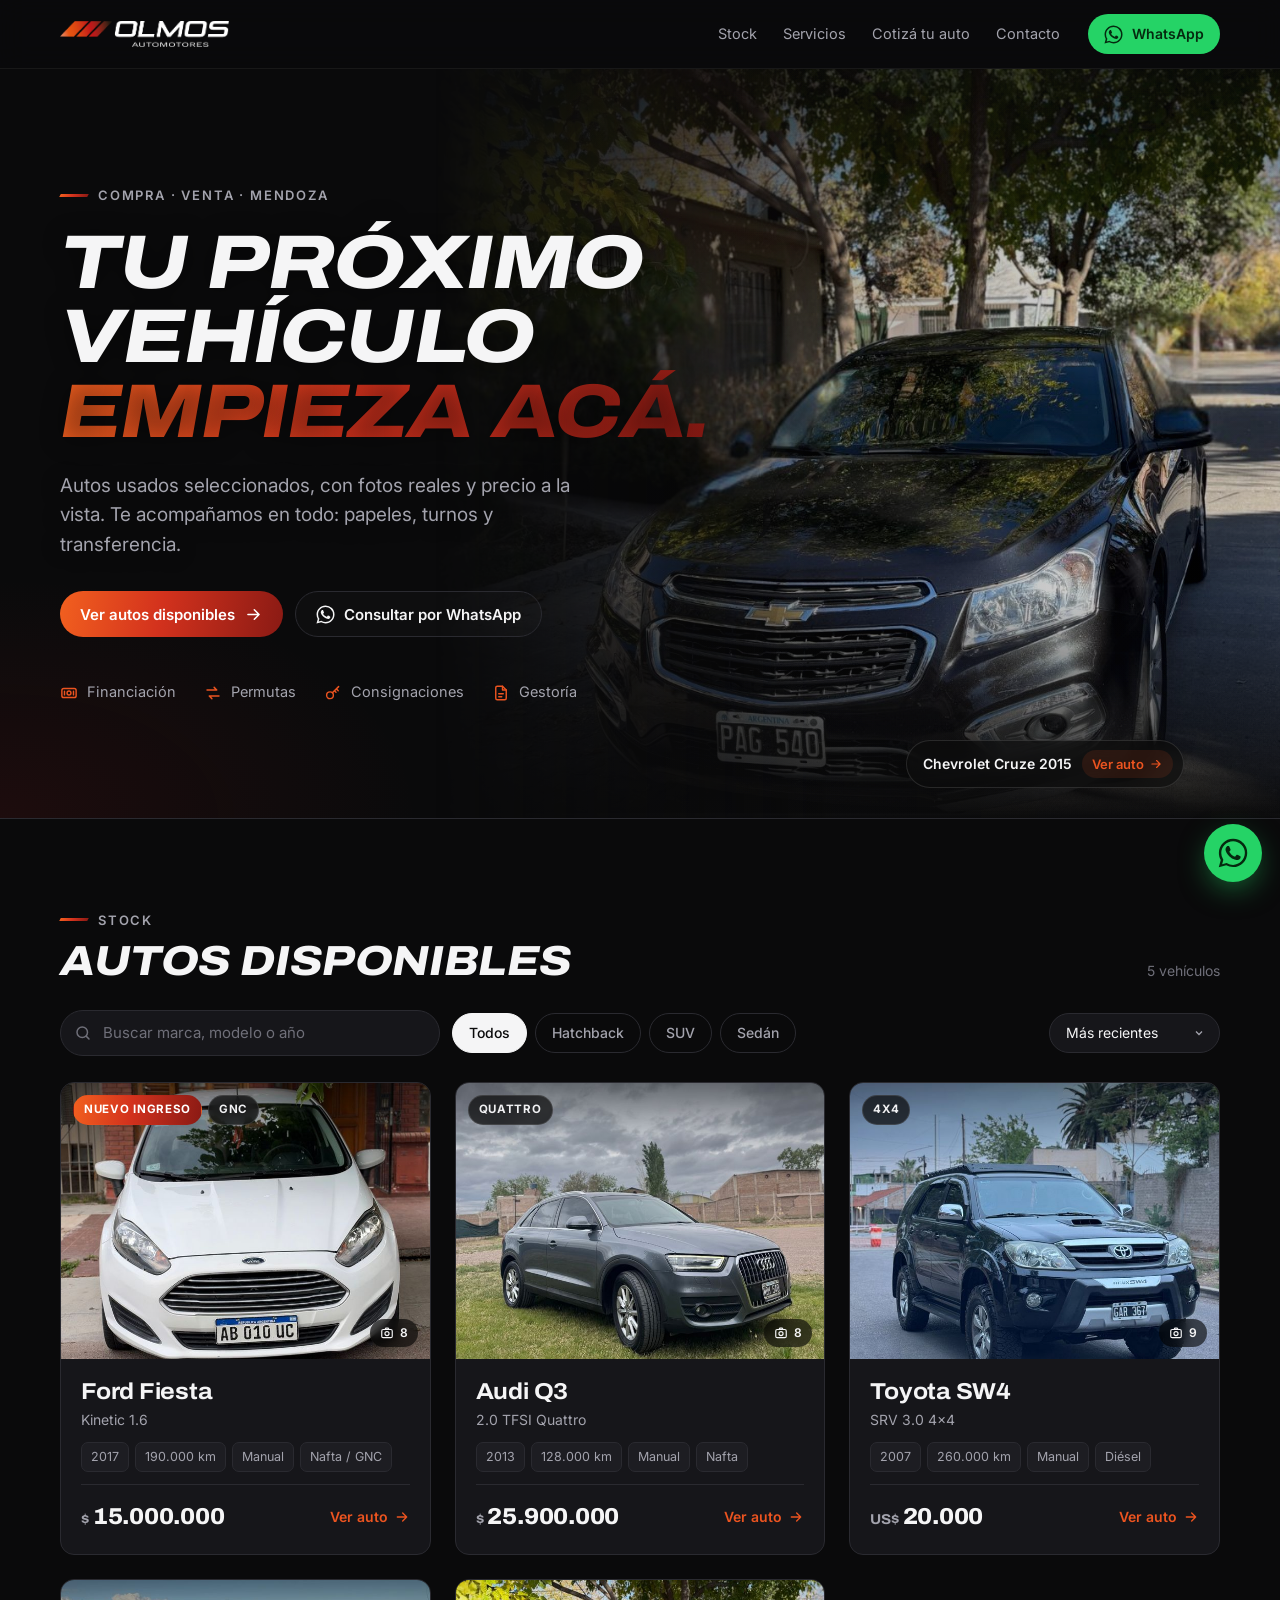
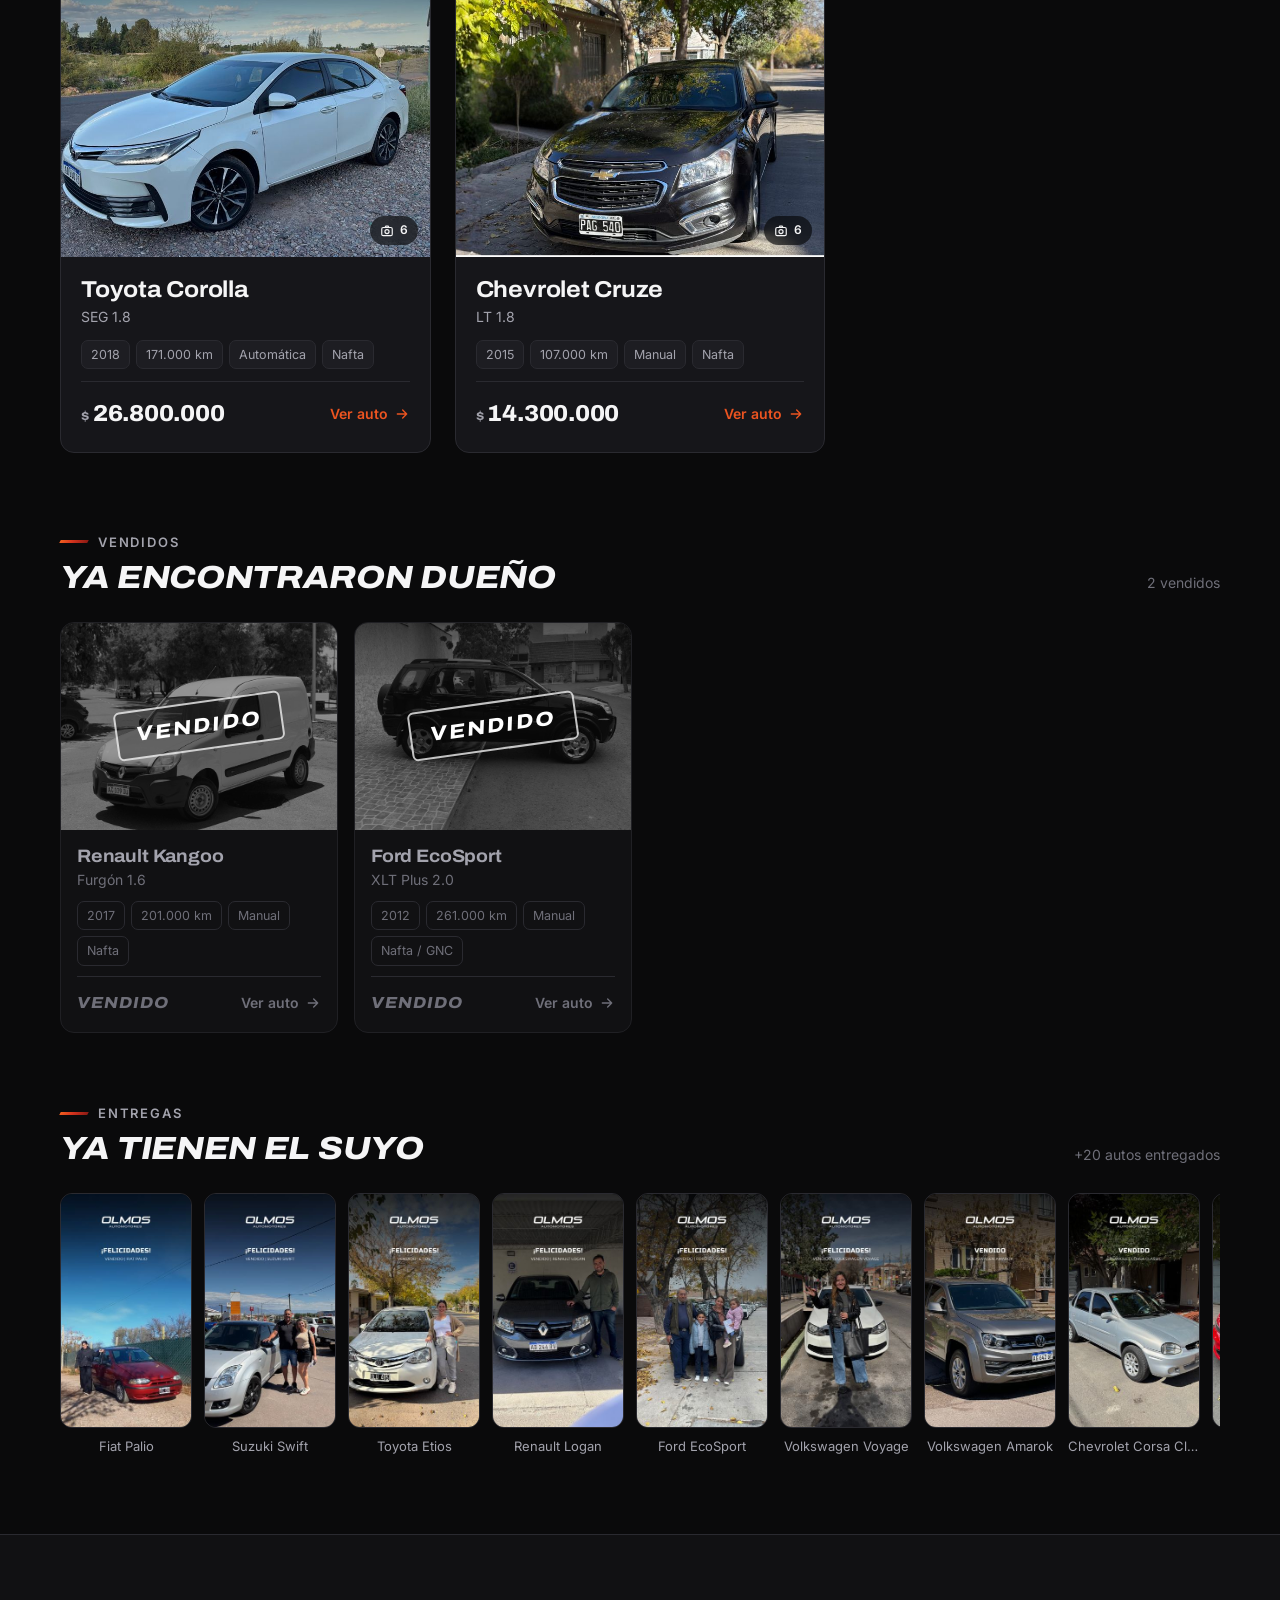
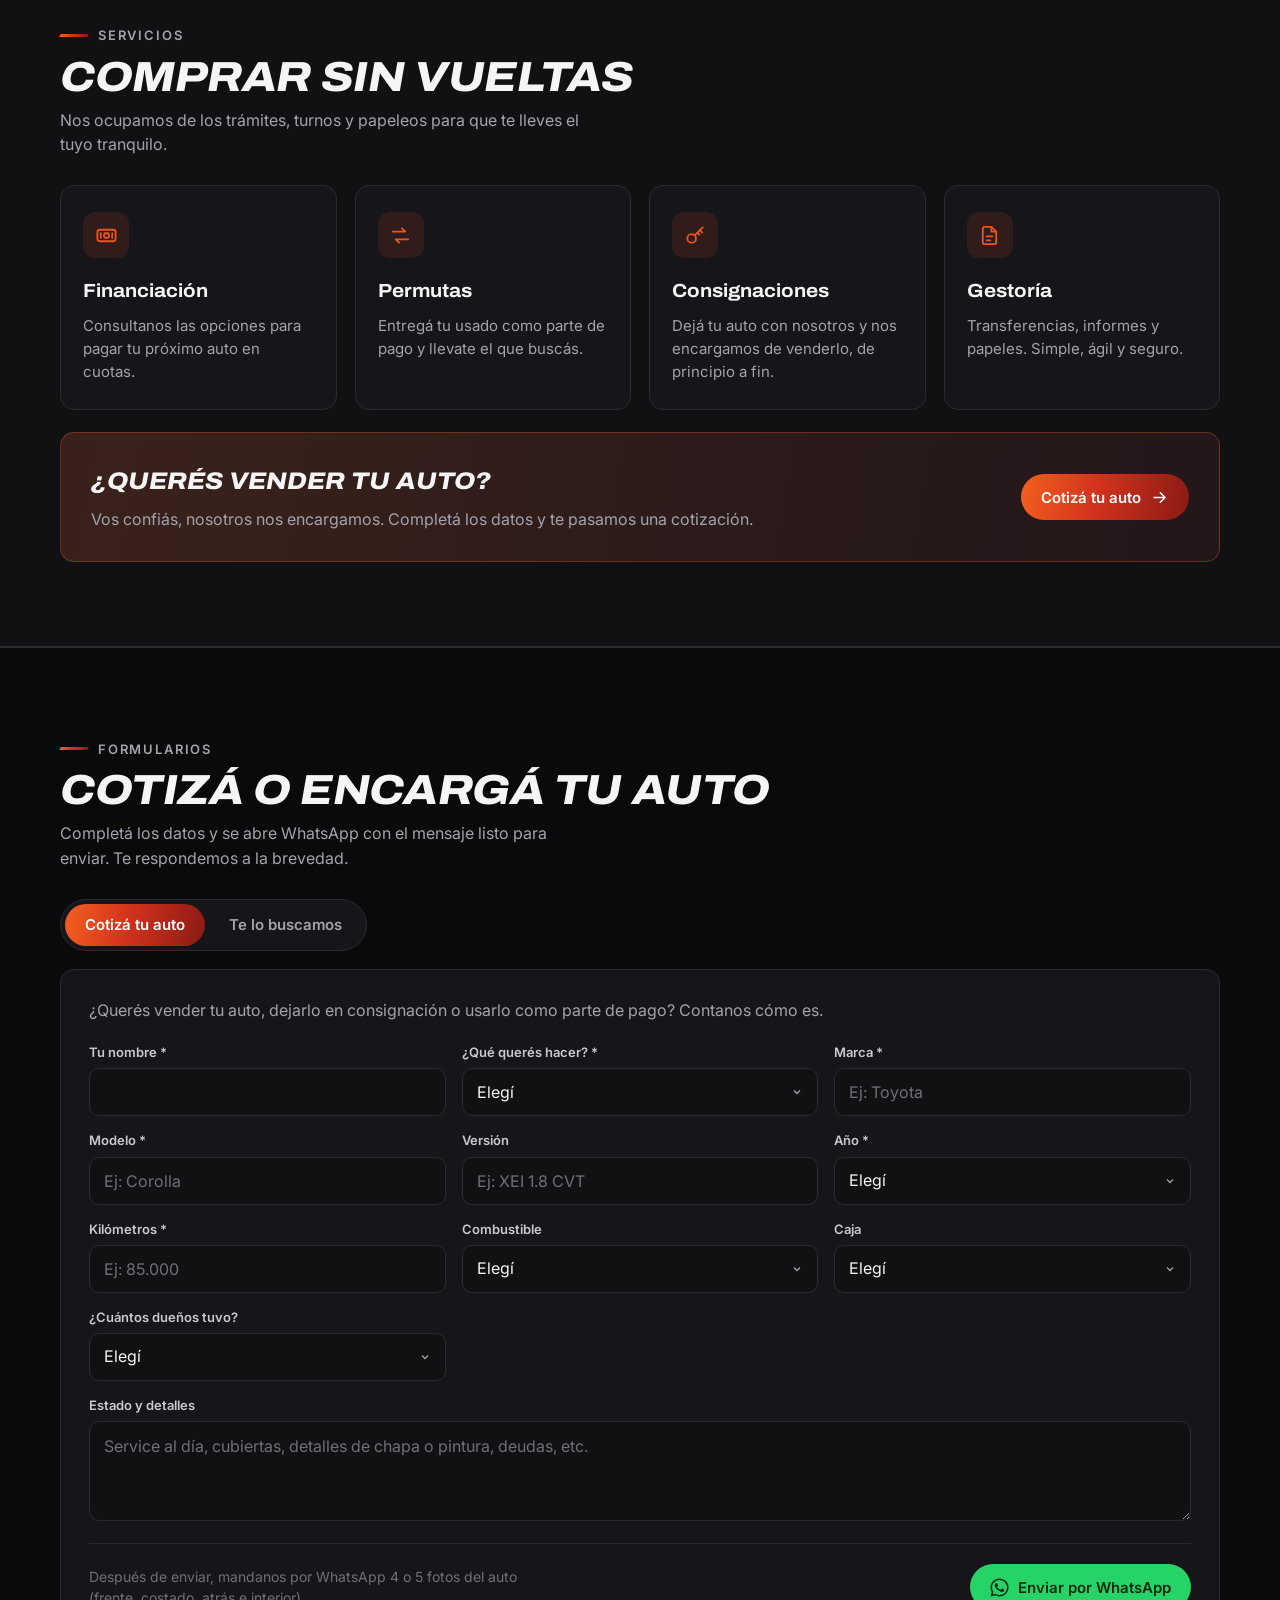
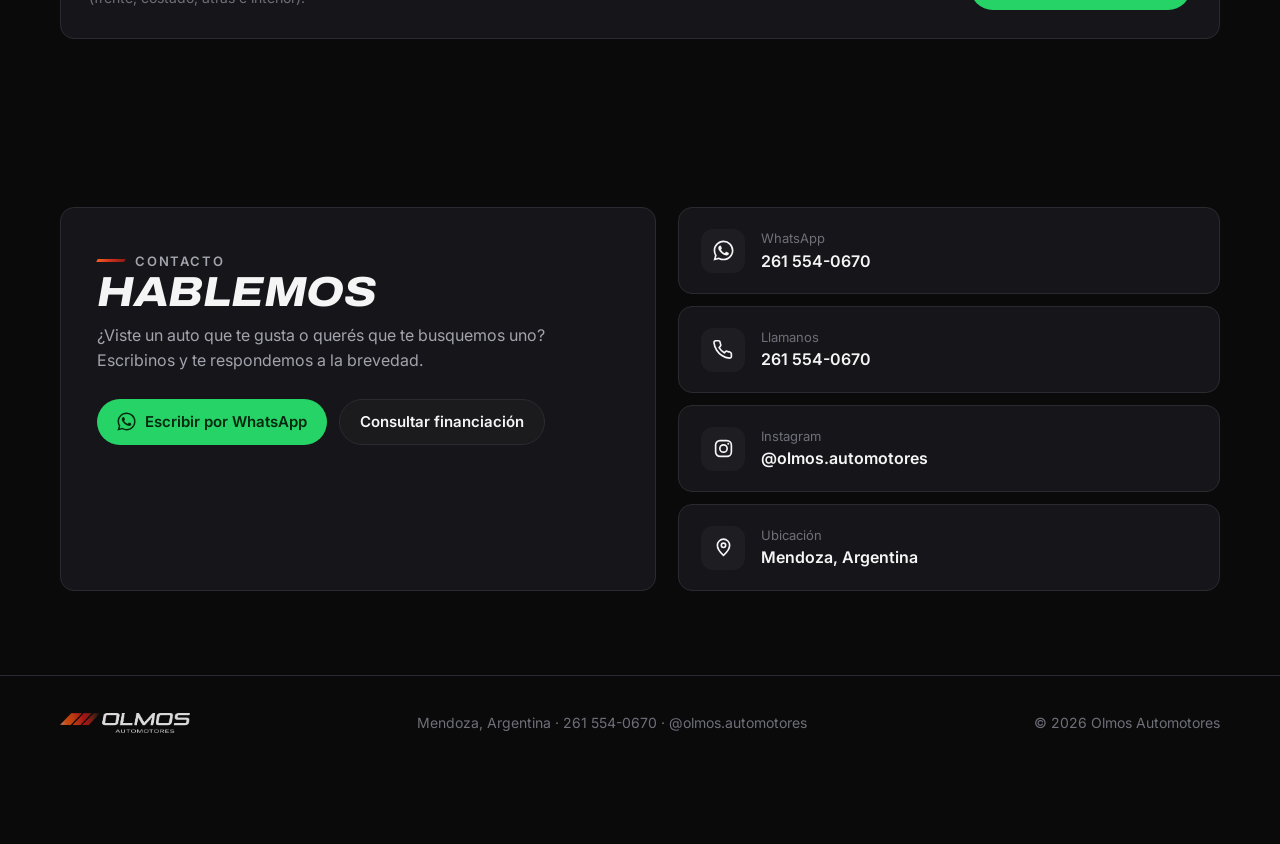
<file: index.html>
<!DOCTYPE html>
<html lang="es-AR">
<head>
<meta charset="utf-8">
<meta name="viewport" content="width=device-width,initial-scale=1,viewport-fit=cover">
<title>Olmos Automotores · Autos en venta en Mendoza</title>
<meta name="description" content="Autos usados seleccionados en Mendoza, Argentina. Financiación, permutas, consignaciones y gestoría. Consultá por WhatsApp al 261 554-0670.">
<meta name="theme-color" content="#0a0a0b">
<meta name="wa" content="5492615540670">
<link rel="canonical" href="https://olmosautomotores.github.io/">
<meta property="og:type" content="website">
<meta property="og:site_name" content="Olmos Automotores">
<meta property="og:title" content="Olmos Automotores · Autos en venta en Mendoza">
<meta property="og:description" content="Autos usados seleccionados en Mendoza, Argentina. Financiación, permutas, consignaciones y gestoría. Consultá por WhatsApp al 261 554-0670.">
<meta property="og:url" content="https://olmosautomotores.github.io/">
<meta property="og:image" content="https://olmosautomotores.github.io/assets/og-olmos.jpg">
<meta property="og:locale" content="es_AR">
<meta name="twitter:card" content="summary_large_image">
<link rel="icon" type="image/png" href="assets/icono.png">
<link rel="apple-touch-icon" href="assets/apple-touch-icon.png">
<link rel="preconnect" href="https://fonts.googleapis.com"><link rel="preconnect" href="https://fonts.gstatic.com" crossorigin><link href="https://fonts.googleapis.com/css2?family=Archivo:ital,wdth,wght@0,62..125,600..800;1,62..125,600..800&family=Inter:wght@400;500;600;700&display=swap" rel="stylesheet">
<link rel="stylesheet" href="assets/style.css?v=18">
</head>
<body>
<header class="top"><div class="wrap">
  <a class="brand" href="./" aria-label="Olmos Automotores — inicio"><img src="assets/logo-blanco.png" alt="Olmos Automotores" width="774" height="119"></a>
  <nav class="nav" aria-label="Principal"><a href="#stock">Stock</a><a href="#servicios">Servicios</a><a href="#cotizar">Cotizá tu auto</a><a href="#contacto">Contacto</a></nav>
  <a class="btn btn-wa btn-sm" href="https://wa.me/5492615540670?text=Hola%21%20Quer%C3%ADa%20hacer%20una%20consulta." target="_blank" rel="noopener" aria-label="WhatsApp"><svg viewBox="0 0 24 24" fill="currentColor" aria-hidden="true"><path d="M17.47 14.38c-.3-.15-1.75-.86-2.02-.96-.27-.1-.47-.15-.67.15-.2.3-.77.96-.94 1.16-.17.2-.35.22-.64.07-.3-.15-1.25-.46-2.38-1.47-.88-.79-1.47-1.76-1.65-2.06-.17-.3-.02-.46.13-.6.13-.14.3-.35.45-.52.15-.18.2-.3.3-.5.1-.2.05-.37-.03-.52-.07-.15-.67-1.6-.92-2.2-.24-.58-.49-.5-.67-.5h-.57c-.2 0-.52.07-.8.37-.27.3-1.04 1.02-1.04 2.48s1.07 2.88 1.21 3.08c.15.2 2.1 3.2 5.08 4.49.71.3 1.26.49 1.7.63.71.22 1.36.19 1.87.12.57-.09 1.75-.72 2-1.41.25-.7.25-1.29.17-1.41-.07-.13-.27-.2-.57-.35M12.05 21.5h-.01a9.4 9.4 0 0 1-4.8-1.31l-.34-.2-3.57.93.95-3.48-.22-.36a9.4 9.4 0 0 1-1.44-5.02c0-5.2 4.23-9.43 9.44-9.43 2.52 0 4.89.98 6.67 2.77a9.37 9.37 0 0 1 2.76 6.67c0 5.2-4.23 9.43-9.44 9.43M20.08 3.9A11.3 11.3 0 0 0 12.05.58C5.79.58.7 5.67.7 11.92c0 2 .52 3.95 1.52 5.67L.6 23.42l5.96-1.56a11.3 11.3 0 0 0 5.48 1.4h.01c6.25 0 11.34-5.1 11.34-11.35 0-3.03-1.18-5.88-3.32-8.02"/></svg><span>WhatsApp</span></a>
</div></header>
<main>
<section class="hero"><div class="hero-media" aria-hidden="true"><img src="assets/hero/ford-fiesta-kinetic-2017.jpg?v=18" alt="" width="1080" height="885" class=on fetchpriority=high><img data-src="assets/hero/audi-q3-2013.jpg?v=18" alt="" width="1080" height="885"><img data-src="assets/hero/toyota-sw4-srv-2007.jpg?v=18" alt="" width="1080" height="885"><img data-src="assets/hero/toyota-corolla-seg-2018.jpg?v=18" alt="" width="1080" height="885"><img data-src="assets/hero/chevrolet-cruze-lt-2015.jpg?v=18" alt="" width="1080" height="885"></div><div class="hero-caps"><a class="hero-cap on" href="a/ford-fiesta-kinetic-2017/">Ford Fiesta 2017 <span>Ver auto <svg viewBox="0 0 24 24" fill="none" stroke="currentColor" stroke-width="2" stroke-linecap="round" stroke-linejoin="round" aria-hidden="true"><path d="M5 12h14M13 6l6 6-6 6"/></svg></span></a><a class="hero-cap" href="a/audi-q3-2013/">Audi Q3 2013 <span>Ver auto <svg viewBox="0 0 24 24" fill="none" stroke="currentColor" stroke-width="2" stroke-linecap="round" stroke-linejoin="round" aria-hidden="true"><path d="M5 12h14M13 6l6 6-6 6"/></svg></span></a><a class="hero-cap" href="a/toyota-sw4-srv-2007/">Toyota SW4 2007 <span>Ver auto <svg viewBox="0 0 24 24" fill="none" stroke="currentColor" stroke-width="2" stroke-linecap="round" stroke-linejoin="round" aria-hidden="true"><path d="M5 12h14M13 6l6 6-6 6"/></svg></span></a><a class="hero-cap" href="a/toyota-corolla-seg-2018/">Toyota Corolla 2018 <span>Ver auto <svg viewBox="0 0 24 24" fill="none" stroke="currentColor" stroke-width="2" stroke-linecap="round" stroke-linejoin="round" aria-hidden="true"><path d="M5 12h14M13 6l6 6-6 6"/></svg></span></a><a class="hero-cap" href="a/chevrolet-cruze-lt-2015/">Chevrolet Cruze 2015 <span>Ver auto <svg viewBox="0 0 24 24" fill="none" stroke="currentColor" stroke-width="2" stroke-linecap="round" stroke-linejoin="round" aria-hidden="true"><path d="M5 12h14M13 6l6 6-6 6"/></svg></span></a></div><div class="wrap">
  <span class="eyebrow">Compra · Venta · Mendoza</span>
  <h1>Tu próximo vehículo <span>empieza acá.</span></h1>
  <p class="lead">Autos usados seleccionados, con fotos reales y precio a la vista. Te acompañamos en todo: papeles, turnos y transferencia.</p>
  <div class="ctas">
    <a class="btn btn-accent" href="#stock">Ver autos disponibles <svg viewBox="0 0 24 24" fill="none" stroke="currentColor" stroke-width="2" stroke-linecap="round" stroke-linejoin="round" aria-hidden="true"><path d="M5 12h14M13 6l6 6-6 6"/></svg></a>
    <a class="btn btn-ghost" href="https://wa.me/5492615540670?text=Hola%21%20Vi%20la%20p%C3%A1gina%20y%20quer%C3%ADa%20consultar%20por%20un%20veh%C3%ADculo." target="_blank" rel="noopener"><svg viewBox="0 0 24 24" fill="currentColor" aria-hidden="true"><path d="M17.47 14.38c-.3-.15-1.75-.86-2.02-.96-.27-.1-.47-.15-.67.15-.2.3-.77.96-.94 1.16-.17.2-.35.22-.64.07-.3-.15-1.25-.46-2.38-1.47-.88-.79-1.47-1.76-1.65-2.06-.17-.3-.02-.46.13-.6.13-.14.3-.35.45-.52.15-.18.2-.3.3-.5.1-.2.05-.37-.03-.52-.07-.15-.67-1.6-.92-2.2-.24-.58-.49-.5-.67-.5h-.57c-.2 0-.52.07-.8.37-.27.3-1.04 1.02-1.04 2.48s1.07 2.88 1.21 3.08c.15.2 2.1 3.2 5.08 4.49.71.3 1.26.49 1.7.63.71.22 1.36.19 1.87.12.57-.09 1.75-.72 2-1.41.25-.7.25-1.29.17-1.41-.07-.13-.27-.2-.57-.35M12.05 21.5h-.01a9.4 9.4 0 0 1-4.8-1.31l-.34-.2-3.57.93.95-3.48-.22-.36a9.4 9.4 0 0 1-1.44-5.02c0-5.2 4.23-9.43 9.44-9.43 2.52 0 4.89.98 6.67 2.77a9.37 9.37 0 0 1 2.76 6.67c0 5.2-4.23 9.43-9.44 9.43M20.08 3.9A11.3 11.3 0 0 0 12.05.58C5.79.58.7 5.67.7 11.92c0 2 .52 3.95 1.52 5.67L.6 23.42l5.96-1.56a11.3 11.3 0 0 0 5.48 1.4h.01c6.25 0 11.34-5.1 11.34-11.35 0-3.03-1.18-5.88-3.32-8.02"/></svg> Consultar por WhatsApp</a>
  </div>
  <ul class="perks">
    <li><svg viewBox="0 0 24 24" fill="none" stroke="currentColor" stroke-width="1.9" stroke-linecap="round" stroke-linejoin="round" aria-hidden="true"><rect x="2.5" y="6" width="19" height="12" rx="2.5"/><circle cx="12" cy="12" r="2.6"/><path d="M6 9.5v5M18 9.5v5"/></svg> Financiación</li><li><svg viewBox="0 0 24 24" fill="none" stroke="currentColor" stroke-width="1.9" stroke-linecap="round" stroke-linejoin="round" aria-hidden="true"><path d="M4 8h13l-3.5-3.5M20 16H7l3.5 3.5"/></svg> Permutas</li><li><svg viewBox="0 0 24 24" fill="none" stroke="currentColor" stroke-width="1.9" stroke-linecap="round" stroke-linejoin="round" aria-hidden="true"><circle cx="8" cy="15" r="4.5"/><path d="m11.2 11.8 8.3-8.3M16.5 6.5l2.5 2.5M14 9l2 2"/></svg> Consignaciones</li><li><svg viewBox="0 0 24 24" fill="none" stroke="currentColor" stroke-width="1.9" stroke-linecap="round" stroke-linejoin="round" aria-hidden="true"><path d="M14 3H7a2 2 0 0 0-2 2v14a2 2 0 0 0 2 2h10a2 2 0 0 0 2-2V8z"/><path d="M14 3v5h5M9 13h6M9 17h4"/></svg> Gestoría</li>
  </ul>
</div></section>

<section class="sec" id="stock"><div class="wrap">
  <div class="sec-head"><div><span class="eyebrow">Stock</span><h2>Autos disponibles</h2></div><span class="count" id="count"></span></div>
  <div class="toolbar">
    <label class="search"><span class="sr">Buscar</span><svg viewBox="0 0 24 24" fill="none" stroke="currentColor" stroke-width="2" stroke-linecap="round" aria-hidden="true"><circle cx="11" cy="11" r="7"/><path d="m20 20-3.5-3.5"/></svg><input id="q" type="search" placeholder="Buscar marca, modelo o año" autocomplete="off"></label>
    <div class="chips"><button class="chip" data-tipo="todos" aria-pressed="true">Todos</button><button class="chip" data-tipo="hatchback" aria-pressed="false">Hatchback</button><button class="chip" data-tipo="suv" aria-pressed="false">SUV</button><button class="chip" data-tipo="sedán" aria-pressed="false">Sedán</button></div>
    <select class="sort" id="sort" aria-label="Ordenar"><option value="recientes">Más recientes</option><option value="anio">Año: más nuevo</option><option value="km">Menor kilometraje</option></select>
  </div>
  <div class="grid" id="grid">
<a class="card" href="a/ford-fiesta-kinetic-2017/" data-tipo="hatchback" data-txt="ford fiesta kinetic 1.6 2017 nafta / gnc manual hatchback " data-anio="2017" data-km="190000" data-fecha="20261031">
  <div class="ph"><img src="fotos/ford-fiesta-kinetic-2017/m/1.jpg" alt="Ford Fiesta Kinetic 1.6 2017" loading="lazy" width="720" height="900"><div class="tags"><span class="badge new">Nuevo ingreso</span><span class="badge">GNC</span></div><span class="nph"><svg viewBox="0 0 24 24" fill="none" stroke="currentColor" stroke-width="2" stroke-linecap="round" stroke-linejoin="round" aria-hidden="true"><rect x="3" y="6" width="18" height="14" rx="2.5"/><circle cx="12" cy="13" r="3.5"/><path d="M8.5 6 10 3.5h4L15.5 6"/></svg>8</span></div>
  <div class="bd">
    <div><h3>Ford Fiesta</h3><div class="ver">Kinetic 1.6</div></div>
    <div class="specs"><span>2017</span><span>190.000 km</span><span>Manual</span><span>Nafta / GNC</span></div>
    <div class="ft"><span class="price"><small>$</small>15.000.000</span><span class="go">Ver auto <svg viewBox="0 0 24 24" fill="none" stroke="currentColor" stroke-width="2" stroke-linecap="round" stroke-linejoin="round" aria-hidden="true"><path d="M5 12h14M13 6l6 6-6 6"/></svg></span></div>
  </div>
</a>
<a class="card" href="a/audi-q3-2013/" data-tipo="suv" data-txt="audi q3 2.0 tfsi quattro 2013 nafta manual suv integral (quattro)" data-anio="2013" data-km="128000" data-fecha="20261010">
  <div class="ph"><img src="fotos/audi-q3-2013/m/1.jpg" alt="Audi Q3 2.0 TFSI Quattro 2013" loading="lazy" width="720" height="900"><div class="tags"><span class="badge">Quattro</span></div><span class="nph"><svg viewBox="0 0 24 24" fill="none" stroke="currentColor" stroke-width="2" stroke-linecap="round" stroke-linejoin="round" aria-hidden="true"><rect x="3" y="6" width="18" height="14" rx="2.5"/><circle cx="12" cy="13" r="3.5"/><path d="M8.5 6 10 3.5h4L15.5 6"/></svg>8</span></div>
  <div class="bd">
    <div><h3>Audi Q3</h3><div class="ver">2.0 TFSI Quattro</div></div>
    <div class="specs"><span>2013</span><span>128.000 km</span><span>Manual</span><span>Nafta</span></div>
    <div class="ft"><span class="price"><small>$</small>25.900.000</span><span class="go">Ver auto <svg viewBox="0 0 24 24" fill="none" stroke="currentColor" stroke-width="2" stroke-linecap="round" stroke-linejoin="round" aria-hidden="true"><path d="M5 12h14M13 6l6 6-6 6"/></svg></span></div>
  </div>
</a>
<a class="card" href="a/toyota-sw4-srv-2007/" data-tipo="suv" data-txt="toyota sw4 srv 3.0 4x4 2007 diesel manual suv 4x4" data-anio="2007" data-km="260000" data-fecha="20261010">
  <div class="ph"><img src="fotos/toyota-sw4-srv-2007/m/1.jpg" alt="Toyota SW4 SRV 3.0 4x4 2007" loading="lazy" width="720" height="900"><div class="tags"><span class="badge">4x4</span></div><span class="nph"><svg viewBox="0 0 24 24" fill="none" stroke="currentColor" stroke-width="2" stroke-linecap="round" stroke-linejoin="round" aria-hidden="true"><rect x="3" y="6" width="18" height="14" rx="2.5"/><circle cx="12" cy="13" r="3.5"/><path d="M8.5 6 10 3.5h4L15.5 6"/></svg>9</span></div>
  <div class="bd">
    <div><h3>Toyota SW4</h3><div class="ver">SRV 3.0 4x4</div></div>
    <div class="specs"><span>2007</span><span>260.000 km</span><span>Manual</span><span>Diésel</span></div>
    <div class="ft"><span class="price"><small>US$</small>20.000</span><span class="go">Ver auto <svg viewBox="0 0 24 24" fill="none" stroke="currentColor" stroke-width="2" stroke-linecap="round" stroke-linejoin="round" aria-hidden="true"><path d="M5 12h14M13 6l6 6-6 6"/></svg></span></div>
  </div>
</a>
<a class="card" href="a/toyota-corolla-seg-2018/" data-tipo="sedán" data-txt="toyota corolla seg 1.8 2018 nafta automatica sedan " data-anio="2018" data-km="171000" data-fecha="20260821">
  <div class="ph"><img src="fotos/toyota-corolla-seg-2018/m/1.jpg" alt="Toyota Corolla SEG 1.8 2018" loading="lazy" width="720" height="900"><span class="nph"><svg viewBox="0 0 24 24" fill="none" stroke="currentColor" stroke-width="2" stroke-linecap="round" stroke-linejoin="round" aria-hidden="true"><rect x="3" y="6" width="18" height="14" rx="2.5"/><circle cx="12" cy="13" r="3.5"/><path d="M8.5 6 10 3.5h4L15.5 6"/></svg>6</span></div>
  <div class="bd">
    <div><h3>Toyota Corolla</h3><div class="ver">SEG 1.8</div></div>
    <div class="specs"><span>2018</span><span>171.000 km</span><span>Automática</span><span>Nafta</span></div>
    <div class="ft"><span class="price"><small>$</small>26.800.000</span><span class="go">Ver auto <svg viewBox="0 0 24 24" fill="none" stroke="currentColor" stroke-width="2" stroke-linecap="round" stroke-linejoin="round" aria-hidden="true"><path d="M5 12h14M13 6l6 6-6 6"/></svg></span></div>
  </div>
</a>
<a class="card" href="a/chevrolet-cruze-lt-2015/" data-tipo="sedán" data-txt="chevrolet cruze lt 1.8 2015 nafta manual sedan " data-anio="2015" data-km="107000" data-fecha="20260821">
  <div class="ph"><img src="fotos/chevrolet-cruze-lt-2015/m/1.jpg" alt="Chevrolet Cruze LT 1.8 2015" loading="lazy" width="720" height="900" style="object-position:center 100%"><span class="nph"><svg viewBox="0 0 24 24" fill="none" stroke="currentColor" stroke-width="2" stroke-linecap="round" stroke-linejoin="round" aria-hidden="true"><rect x="3" y="6" width="18" height="14" rx="2.5"/><circle cx="12" cy="13" r="3.5"/><path d="M8.5 6 10 3.5h4L15.5 6"/></svg>6</span></div>
  <div class="bd">
    <div><h3>Chevrolet Cruze</h3><div class="ver">LT 1.8</div></div>
    <div class="specs"><span>2015</span><span>107.000 km</span><span>Manual</span><span>Nafta</span></div>
    <div class="ft"><span class="price"><small>$</small>14.300.000</span><span class="go">Ver auto <svg viewBox="0 0 24 24" fill="none" stroke="currentColor" stroke-width="2" stroke-linecap="round" stroke-linejoin="round" aria-hidden="true"><path d="M5 12h14M13 6l6 6-6 6"/></svg></span></div>
  </div>
</a>
    <div class="empty" id="empty" hidden>No encontramos autos con esa búsqueda.<br>Escribinos y te avisamos cuando entre uno.</div>
  </div>
</div></section>
<section class="sec vend" id="vendidos"><div class="wrap">
  <div class="sec-head"><div><span class="eyebrow">Vendidos</span><h2>Ya encontraron dueño</h2></div><span class="count">2 vendidos</span></div>
  <div class="grid sold-grid"><a class="card is-sold" href="a/renault-kangoo-furgon-2017/" data-tipo="utilitario" data-txt="renault kangoo furgon 1.6 2017 nafta manual utilitario " data-anio="2017" data-km="201000" data-fecha="20261118">
  <div class="ph"><img src="fotos/renault-kangoo-furgon-2017/m/1.jpg" alt="Renault Kangoo Furgón 1.6 2017" loading="lazy" width="720" height="900"><span class="stamp">Vendido</span><span class="nph"><svg viewBox="0 0 24 24" fill="none" stroke="currentColor" stroke-width="2" stroke-linecap="round" stroke-linejoin="round" aria-hidden="true"><rect x="3" y="6" width="18" height="14" rx="2.5"/><circle cx="12" cy="13" r="3.5"/><path d="M8.5 6 10 3.5h4L15.5 6"/></svg>11</span></div>
  <div class="bd">
    <div><h3>Renault Kangoo</h3><div class="ver">Furgón 1.6</div></div>
    <div class="specs"><span>2017</span><span>201.000 km</span><span>Manual</span><span>Nafta</span></div>
    <div class="ft"><span class="sold-tag">Vendido</span><span class="go">Ver auto <svg viewBox="0 0 24 24" fill="none" stroke="currentColor" stroke-width="2" stroke-linecap="round" stroke-linejoin="round" aria-hidden="true"><path d="M5 12h14M13 6l6 6-6 6"/></svg></span></div>
  </div>
</a><a class="card is-sold" href="a/ford-ecosport-xlt-plus-2012/" data-tipo="suv" data-txt="ford ecosport xlt plus 2.0 2012 nafta / gnc manual suv " data-anio="2012" data-km="261000" data-fecha="20261024">
  <div class="ph"><img src="fotos/ford-ecosport-xlt-plus-2012/m/1.jpg" alt="Ford EcoSport XLT Plus 2.0 2012" loading="lazy" width="720" height="900"><span class="stamp">Vendido</span><span class="nph"><svg viewBox="0 0 24 24" fill="none" stroke="currentColor" stroke-width="2" stroke-linecap="round" stroke-linejoin="round" aria-hidden="true"><rect x="3" y="6" width="18" height="14" rx="2.5"/><circle cx="12" cy="13" r="3.5"/><path d="M8.5 6 10 3.5h4L15.5 6"/></svg>6</span></div>
  <div class="bd">
    <div><h3>Ford EcoSport</h3><div class="ver">XLT Plus 2.0</div></div>
    <div class="specs"><span>2012</span><span>261.000 km</span><span>Manual</span><span>Nafta / GNC</span></div>
    <div class="ft"><span class="sold-tag">Vendido</span><span class="go">Ver auto <svg viewBox="0 0 24 24" fill="none" stroke="currentColor" stroke-width="2" stroke-linecap="round" stroke-linejoin="round" aria-hidden="true"><path d="M5 12h14M13 6l6 6-6 6"/></svg></span></div>
  </div>
</a></div>
</div></section>
<section class="sec ents" id="entregas"><div class="wrap">
  <div class="sec-head"><div><span class="eyebrow">Entregas</span><h2>Ya tienen el suyo</h2></div><span class="count">+20 autos entregados</span></div>
  <ul class="ent-row"><li><button type="button" data-i="0" data-full="entregas/1.jpg" aria-label="Entrega: Fiat Palio"><img src="entregas/t/1.jpg" alt="Entrega de un Fiat Palio" loading="lazy" width="300" height="533"></button><span>Fiat Palio</span></li><li><button type="button" data-i="1" data-full="entregas/2.jpg" aria-label="Entrega: Suzuki Swift"><img src="entregas/t/2.jpg" alt="Entrega de un Suzuki Swift" loading="lazy" width="300" height="533"></button><span>Suzuki Swift</span></li><li><button type="button" data-i="2" data-full="entregas/3.jpg" aria-label="Entrega: Toyota Etios"><img src="entregas/t/3.jpg" alt="Entrega de un Toyota Etios" loading="lazy" width="300" height="533"></button><span>Toyota Etios</span></li><li><button type="button" data-i="3" data-full="entregas/4.jpg" aria-label="Entrega: Renault Logan"><img src="entregas/t/4.jpg" alt="Entrega de un Renault Logan" loading="lazy" width="300" height="533"></button><span>Renault Logan</span></li><li><button type="button" data-i="4" data-full="entregas/5.jpg" aria-label="Entrega: Ford EcoSport"><img src="entregas/t/5.jpg" alt="Entrega de un Ford EcoSport" loading="lazy" width="300" height="533"></button><span>Ford EcoSport</span></li><li><button type="button" data-i="5" data-full="entregas/6.jpg" aria-label="Entrega: Volkswagen Voyage"><img src="entregas/t/6.jpg" alt="Entrega de un Volkswagen Voyage" loading="lazy" width="300" height="533"></button><span>Volkswagen Voyage</span></li><li><button type="button" data-i="6" data-full="entregas/7.jpg" aria-label="Entrega: Volkswagen Amarok"><img src="entregas/t/7.jpg" alt="Entrega de un Volkswagen Amarok" loading="lazy" width="300" height="533"></button><span>Volkswagen Amarok</span></li><li><button type="button" data-i="7" data-full="entregas/8.jpg" aria-label="Entrega: Chevrolet Corsa Classic"><img src="entregas/t/8.jpg" alt="Entrega de un Chevrolet Corsa Classic" loading="lazy" width="300" height="533"></button><span>Chevrolet Corsa Classic</span></li><li><button type="button" data-i="8" data-full="entregas/9.jpg" aria-label="Entrega: Fiat Cronos"><img src="entregas/t/9.jpg" alt="Entrega de un Fiat Cronos" loading="lazy" width="300" height="533"></button><span>Fiat Cronos</span></li><li><button type="button" data-i="9" data-full="entregas/10.jpg" aria-label="Entrega: Toyota Corolla"><img src="entregas/t/10.jpg" alt="Entrega de un Toyota Corolla" loading="lazy" width="300" height="533"></button><span>Toyota Corolla</span></li><li><button type="button" data-i="10" data-full="entregas/11.jpg" aria-label="Entrega: Peugeot 308"><img src="entregas/t/11.jpg" alt="Entrega de un Peugeot 308" loading="lazy" width="300" height="533"></button><span>Peugeot 308</span></li><li><button type="button" data-i="11" data-full="entregas/12.jpg" aria-label="Entrega: Ford EcoSport"><img src="entregas/t/12.jpg" alt="Entrega de un Ford EcoSport" loading="lazy" width="300" height="533"></button><span>Ford EcoSport</span></li></ul>
</div></section>
<div class="lb" role="dialog" aria-label="Entregas"><img alt=""><button class="x" type="button" aria-label="Cerrar"><svg viewBox="0 0 24 24" fill="none" stroke="currentColor" stroke-width="2.2" stroke-linecap="round" aria-hidden="true"><path d="M18 6 6 18M6 6l12 12"/></svg></button><button class="arrow prev" type="button" aria-label="Anterior"><svg viewBox="0 0 24 24" fill="none" stroke="currentColor" stroke-width="2.2" stroke-linecap="round" stroke-linejoin="round" aria-hidden="true"><path d="m15 18-6-6 6-6"/></svg></button><button class="arrow next" type="button" aria-label="Siguiente"><svg viewBox="0 0 24 24" fill="none" stroke="currentColor" stroke-width="2.2" stroke-linecap="round" stroke-linejoin="round" aria-hidden="true"><path d="m9 18 6-6-6-6"/></svg></button><span class="counter"></span></div>

<section class="sec svc" id="servicios"><div class="wrap">
  <div class="sec-head"><div><span class="eyebrow">Servicios</span><h2>Comprar sin vueltas</h2><p class="sec-sub">Nos ocupamos de los trámites, turnos y papeleos para que te lleves el tuyo tranquilo.</p></div></div>
  <div class="svc-grid">
    <div class="svc-card"><div class="ic"><svg viewBox="0 0 24 24" fill="none" stroke="currentColor" stroke-width="1.9" stroke-linecap="round" stroke-linejoin="round" aria-hidden="true"><rect x="2.5" y="6" width="19" height="12" rx="2.5"/><circle cx="12" cy="12" r="2.6"/><path d="M6 9.5v5M18 9.5v5"/></svg></div><h3>Financiación</h3><p>Consultanos las opciones para pagar tu próximo auto en cuotas.</p></div>
    <div class="svc-card"><div class="ic"><svg viewBox="0 0 24 24" fill="none" stroke="currentColor" stroke-width="1.9" stroke-linecap="round" stroke-linejoin="round" aria-hidden="true"><path d="M4 8h13l-3.5-3.5M20 16H7l3.5 3.5"/></svg></div><h3>Permutas</h3><p>Entregá tu usado como parte de pago y llevate el que buscás.</p></div>
    <div class="svc-card"><div class="ic"><svg viewBox="0 0 24 24" fill="none" stroke="currentColor" stroke-width="1.9" stroke-linecap="round" stroke-linejoin="round" aria-hidden="true"><circle cx="8" cy="15" r="4.5"/><path d="m11.2 11.8 8.3-8.3M16.5 6.5l2.5 2.5M14 9l2 2"/></svg></div><h3>Consignaciones</h3><p>Dejá tu auto con nosotros y nos encargamos de venderlo, de principio a fin.</p></div>
    <div class="svc-card"><div class="ic"><svg viewBox="0 0 24 24" fill="none" stroke="currentColor" stroke-width="1.9" stroke-linecap="round" stroke-linejoin="round" aria-hidden="true"><path d="M14 3H7a2 2 0 0 0-2 2v14a2 2 0 0 0 2 2h10a2 2 0 0 0 2-2V8z"/><path d="M14 3v5h5M9 13h6M9 17h4"/></svg></div><h3>Gestoría</h3><p>Transferencias, informes y papeles. Simple, ágil y seguro.</p></div>
  </div>
  <div class="sell" id="vender"><div><h3>¿Querés vender tu auto?</h3><p>Vos confiás, nosotros nos encargamos. Completá los datos y te pasamos una cotización.</p></div>
    <a class="btn btn-accent" href="#cotizar" data-tab="cotizar">Cotizá tu auto <svg viewBox="0 0 24 24" fill="none" stroke="currentColor" stroke-width="2" stroke-linecap="round" stroke-linejoin="round" aria-hidden="true"><path d="M5 12h14M13 6l6 6-6 6"/></svg></a></div>
</div></section>

<section class="sec forms" id="cotizar"><div class="wrap">
  <div class="sec-head"><div><span class="eyebrow">Formularios</span><h2>Cotizá o encargá tu auto</h2>
    <p class="sec-sub">Completá los datos y se abre WhatsApp con el mensaje listo para enviar. Te respondemos a la brevedad.</p></div></div>
  <div class="tabs" role="tablist">
    <button class="tab" role="tab" id="t-cotizar" aria-controls="f-cotizar" aria-selected="true" data-tab="cotizar">Cotizá tu auto</button>
    <button class="tab" role="tab" id="t-buscar" aria-controls="f-buscar" aria-selected="false" data-tab="buscar">Te lo buscamos</button>
  </div>
  <form class="fm" id="f-cotizar" role="tabpanel" aria-labelledby="t-cotizar" data-wa="cotizar" novalidate>
    <p class="fm-intro">¿Querés vender tu auto, dejarlo en consignación o usarlo como parte de pago? Contanos cómo es.</p>
    <div class="fg">
      <label class="f"><span>Tu nombre *</span><input name="Nombre" required autocomplete="name"></label>
      <label class="f"><span>¿Qué querés hacer? *</span><select name="Quiero" required><option value="">Elegí</option><option>Venderlo</option><option>Dejarlo en consignación</option><option>Entregarlo como parte de pago</option></select></label>
      <label class="f"><span>Marca *</span><input name="Marca" required placeholder="Ej: Toyota"></label>
      <label class="f"><span>Modelo *</span><input name="Modelo" required placeholder="Ej: Corolla"></label>
      <label class="f"><span>Versión</span><input name="Versión" placeholder="Ej: XEI 1.8 CVT"></label>
      <label class="f"><span>Año *</span><select name="Año" required><option value="">Elegí</option><option>2027</option><option>2026</option><option>2025</option><option>2024</option><option>2023</option><option>2022</option><option>2021</option><option>2020</option><option>2019</option><option>2018</option><option>2017</option><option>2016</option><option>2015</option><option>2014</option><option>2013</option><option>2012</option><option>2011</option><option>2010</option><option>2009</option><option>2008</option><option>2007</option><option>2006</option><option>2005</option><option>2004</option><option>2003</option><option>2002</option><option>2001</option><option>2000</option><option>1999</option><option>1998</option><option>1997</option><option>1996</option><option>1995</option><option>1994</option><option>1993</option><option>1992</option><option>1991</option><option>1990</option><option>1989</option><option>1988</option><option>1987</option><option>1986</option><option>1985</option><option>1984</option><option>1983</option><option>1982</option><option>1981</option><option>1980</option></select></label>
      <label class="f"><span>Kilómetros *</span><input name="Kilómetros" required inputmode="numeric" placeholder="Ej: 85.000"></label>
      <label class="f"><span>Combustible</span><select name="Combustible"><option value="">Elegí</option><option>Nafta</option><option>Nafta / GNC</option><option>Diésel</option><option>Híbrido</option><option>Eléctrico</option></select></label>
      <label class="f"><span>Caja</span><select name="Caja"><option value="">Elegí</option><option>Manual</option><option>Automática</option></select></label>
      <label class="f"><span>¿Cuántos dueños tuvo?</span><select name="Dueños"><option value="">Elegí</option><option>Único dueño</option><option>2 dueños</option><option>3 o más</option></select></label>
      <label class="f full"><span>Estado y detalles</span><textarea name="Detalles" rows="3" placeholder="Service al día, cubiertas, detalles de chapa o pintura, deudas, etc."></textarea></label>
    </div>
    <div class="fm-ft"><p class="hint">Después de enviar, mandanos por WhatsApp 4 o 5 fotos del auto (frente, costado, atrás e interior).</p>
      <button class="btn btn-wa" type="submit"><svg viewBox="0 0 24 24" fill="currentColor" aria-hidden="true"><path d="M17.47 14.38c-.3-.15-1.75-.86-2.02-.96-.27-.1-.47-.15-.67.15-.2.3-.77.96-.94 1.16-.17.2-.35.22-.64.07-.3-.15-1.25-.46-2.38-1.47-.88-.79-1.47-1.76-1.65-2.06-.17-.3-.02-.46.13-.6.13-.14.3-.35.45-.52.15-.18.2-.3.3-.5.1-.2.05-.37-.03-.52-.07-.15-.67-1.6-.92-2.2-.24-.58-.49-.5-.67-.5h-.57c-.2 0-.52.07-.8.37-.27.3-1.04 1.02-1.04 2.48s1.07 2.88 1.21 3.08c.15.2 2.1 3.2 5.08 4.49.71.3 1.26.49 1.7.63.71.22 1.36.19 1.87.12.57-.09 1.75-.72 2-1.41.25-.7.25-1.29.17-1.41-.07-.13-.27-.2-.57-.35M12.05 21.5h-.01a9.4 9.4 0 0 1-4.8-1.31l-.34-.2-3.57.93.95-3.48-.22-.36a9.4 9.4 0 0 1-1.44-5.02c0-5.2 4.23-9.43 9.44-9.43 2.52 0 4.89.98 6.67 2.77a9.37 9.37 0 0 1 2.76 6.67c0 5.2-4.23 9.43-9.44 9.43M20.08 3.9A11.3 11.3 0 0 0 12.05.58C5.79.58.7 5.67.7 11.92c0 2 .52 3.95 1.52 5.67L.6 23.42l5.96-1.56a11.3 11.3 0 0 0 5.48 1.4h.01c6.25 0 11.34-5.1 11.34-11.35 0-3.03-1.18-5.88-3.32-8.02"/></svg> Enviar por WhatsApp</button></div>
  </form>
  <form class="fm" id="f-buscar" role="tabpanel" aria-labelledby="t-buscar" data-wa="buscar" novalidate hidden>
    <p class="fm-intro">¿No encontraste lo que buscás en el stock? Decinos qué auto querés y te avisamos cuando lo tengamos.</p>
    <div class="fg">
      <label class="f"><span>Tu nombre *</span><input name="Nombre" required autocomplete="name"></label>
      <label class="f"><span>¿Qué auto buscás? *</span><input name="Busco" required placeholder="Ej: Toyota Corolla, SUV, pick-up 4x4"></label>
      <label class="f"><span>Año desde</span><select name="Año desde"><option value="">Cualquiera</option><option>2027</option><option>2026</option><option>2025</option><option>2024</option><option>2023</option><option>2022</option><option>2021</option><option>2020</option><option>2019</option><option>2018</option><option>2017</option><option>2016</option><option>2015</option><option>2014</option><option>2013</option><option>2012</option><option>2011</option><option>2010</option><option>2009</option><option>2008</option><option>2007</option><option>2006</option><option>2005</option><option>2004</option><option>2003</option><option>2002</option><option>2001</option><option>2000</option><option>1999</option><option>1998</option><option>1997</option><option>1996</option><option>1995</option><option>1994</option><option>1993</option><option>1992</option><option>1991</option><option>1990</option><option>1989</option><option>1988</option><option>1987</option><option>1986</option><option>1985</option><option>1984</option><option>1983</option><option>1982</option><option>1981</option><option>1980</option></select></label>
      <label class="f"><span>Presupuesto aproximado</span><input name="Presupuesto" placeholder="Ej: $20.000.000 o US$ 15.000"></label>
      <label class="f"><span>Caja</span><select name="Caja"><option value="">Indistinto</option><option>Manual</option><option>Automática</option></select></label>
      <label class="f"><span>Forma de pago</span><select name="Pago"><option value="">Elegí</option><option>Contado</option><option>Financiado</option><option>Con permuta (entrego mi auto)</option></select></label>
      <label class="f full"><span>Comentarios</span><textarea name="Comentarios" rows="3" placeholder="Color, combustible, kilometraje máximo, lo que te importe."></textarea></label>
    </div>
    <div class="fm-ft"><p class="hint">Te escribimos apenas entre un auto que coincida.</p>
      <button class="btn btn-wa" type="submit"><svg viewBox="0 0 24 24" fill="currentColor" aria-hidden="true"><path d="M17.47 14.38c-.3-.15-1.75-.86-2.02-.96-.27-.1-.47-.15-.67.15-.2.3-.77.96-.94 1.16-.17.2-.35.22-.64.07-.3-.15-1.25-.46-2.38-1.47-.88-.79-1.47-1.76-1.65-2.06-.17-.3-.02-.46.13-.6.13-.14.3-.35.45-.52.15-.18.2-.3.3-.5.1-.2.05-.37-.03-.52-.07-.15-.67-1.6-.92-2.2-.24-.58-.49-.5-.67-.5h-.57c-.2 0-.52.07-.8.37-.27.3-1.04 1.02-1.04 2.48s1.07 2.88 1.21 3.08c.15.2 2.1 3.2 5.08 4.49.71.3 1.26.49 1.7.63.71.22 1.36.19 1.87.12.57-.09 1.75-.72 2-1.41.25-.7.25-1.29.17-1.41-.07-.13-.27-.2-.57-.35M12.05 21.5h-.01a9.4 9.4 0 0 1-4.8-1.31l-.34-.2-3.57.93.95-3.48-.22-.36a9.4 9.4 0 0 1-1.44-5.02c0-5.2 4.23-9.43 9.44-9.43 2.52 0 4.89.98 6.67 2.77a9.37 9.37 0 0 1 2.76 6.67c0 5.2-4.23 9.43-9.44 9.43M20.08 3.9A11.3 11.3 0 0 0 12.05.58C5.79.58.7 5.67.7 11.92c0 2 .52 3.95 1.52 5.67L.6 23.42l5.96-1.56a11.3 11.3 0 0 0 5.48 1.4h.01c6.25 0 11.34-5.1 11.34-11.35 0-3.03-1.18-5.88-3.32-8.02"/></svg> Enviar por WhatsApp</button></div>
  </form>
</div></section>
<section class="sec" id="contacto"><div class="wrap contact-grid">
  <div class="contact-main"><span class="eyebrow">Contacto</span><h2>Hablemos</h2>
    <p class="sec-sub">¿Viste un auto que te gusta o querés que te busquemos uno? Escribinos y te respondemos a la brevedad.</p>
    <div class="ctas"><a class="btn btn-wa" href="https://wa.me/5492615540670?text=Hola%21%20Vi%20la%20p%C3%A1gina%20y%20quer%C3%ADa%20consultar%20por%20un%20veh%C3%ADculo." target="_blank" rel="noopener"><svg viewBox="0 0 24 24" fill="currentColor" aria-hidden="true"><path d="M17.47 14.38c-.3-.15-1.75-.86-2.02-.96-.27-.1-.47-.15-.67.15-.2.3-.77.96-.94 1.16-.17.2-.35.22-.64.07-.3-.15-1.25-.46-2.38-1.47-.88-.79-1.47-1.76-1.65-2.06-.17-.3-.02-.46.13-.6.13-.14.3-.35.45-.52.15-.18.2-.3.3-.5.1-.2.05-.37-.03-.52-.07-.15-.67-1.6-.92-2.2-.24-.58-.49-.5-.67-.5h-.57c-.2 0-.52.07-.8.37-.27.3-1.04 1.02-1.04 2.48s1.07 2.88 1.21 3.08c.15.2 2.1 3.2 5.08 4.49.71.3 1.26.49 1.7.63.71.22 1.36.19 1.87.12.57-.09 1.75-.72 2-1.41.25-.7.25-1.29.17-1.41-.07-.13-.27-.2-.57-.35M12.05 21.5h-.01a9.4 9.4 0 0 1-4.8-1.31l-.34-.2-3.57.93.95-3.48-.22-.36a9.4 9.4 0 0 1-1.44-5.02c0-5.2 4.23-9.43 9.44-9.43 2.52 0 4.89.98 6.67 2.77a9.37 9.37 0 0 1 2.76 6.67c0 5.2-4.23 9.43-9.44 9.43M20.08 3.9A11.3 11.3 0 0 0 12.05.58C5.79.58.7 5.67.7 11.92c0 2 .52 3.95 1.52 5.67L.6 23.42l5.96-1.56a11.3 11.3 0 0 0 5.48 1.4h.01c6.25 0 11.34-5.1 11.34-11.35 0-3.03-1.18-5.88-3.32-8.02"/></svg> Escribir por WhatsApp</a><a class="btn btn-ghost" href="https://wa.me/5492615540670?text=Hola%21%20Quer%C3%ADa%20consultar%20por%20financiaci%C3%B3n." target="_blank" rel="noopener">Consultar financiación</a></div>
  </div>
  <div class="contact-list">
    <a class="ci" href="https://wa.me/5492615540670?text=Hola%21%20Vi%20la%20p%C3%A1gina%20y%20quer%C3%ADa%20consultar%20por%20un%20veh%C3%ADculo." target="_blank" rel="noopener"><span class="ic"><svg viewBox="0 0 24 24" fill="currentColor" aria-hidden="true"><path d="M17.47 14.38c-.3-.15-1.75-.86-2.02-.96-.27-.1-.47-.15-.67.15-.2.3-.77.96-.94 1.16-.17.2-.35.22-.64.07-.3-.15-1.25-.46-2.38-1.47-.88-.79-1.47-1.76-1.65-2.06-.17-.3-.02-.46.13-.6.13-.14.3-.35.45-.52.15-.18.2-.3.3-.5.1-.2.05-.37-.03-.52-.07-.15-.67-1.6-.92-2.2-.24-.58-.49-.5-.67-.5h-.57c-.2 0-.52.07-.8.37-.27.3-1.04 1.02-1.04 2.48s1.07 2.88 1.21 3.08c.15.2 2.1 3.2 5.08 4.49.71.3 1.26.49 1.7.63.71.22 1.36.19 1.87.12.57-.09 1.75-.72 2-1.41.25-.7.25-1.29.17-1.41-.07-.13-.27-.2-.57-.35M12.05 21.5h-.01a9.4 9.4 0 0 1-4.8-1.31l-.34-.2-3.57.93.95-3.48-.22-.36a9.4 9.4 0 0 1-1.44-5.02c0-5.2 4.23-9.43 9.44-9.43 2.52 0 4.89.98 6.67 2.77a9.37 9.37 0 0 1 2.76 6.67c0 5.2-4.23 9.43-9.44 9.43M20.08 3.9A11.3 11.3 0 0 0 12.05.58C5.79.58.7 5.67.7 11.92c0 2 .52 3.95 1.52 5.67L.6 23.42l5.96-1.56a11.3 11.3 0 0 0 5.48 1.4h.01c6.25 0 11.34-5.1 11.34-11.35 0-3.03-1.18-5.88-3.32-8.02"/></svg></span><span><small>WhatsApp</small><b>261 554-0670</b></span></a>
    <a class="ci" href="tel:+5492615540670"><span class="ic"><svg viewBox="0 0 24 24" fill="none" stroke="currentColor" stroke-width="1.9" stroke-linecap="round" stroke-linejoin="round" aria-hidden="true"><path d="M21 16.9v3a2 2 0 0 1-2.2 2 19.8 19.8 0 0 1-8.6-3.1 19.5 19.5 0 0 1-6-6A19.8 19.8 0 0 1 1.1 4.2 2 2 0 0 1 3.1 2h3a2 2 0 0 1 2 1.7c.1.9.4 1.8.7 2.7a2 2 0 0 1-.5 2.1L7 9.8a16 16 0 0 0 6 6l1.3-1.3a2 2 0 0 1 2.1-.4c.9.3 1.8.6 2.7.7a2 2 0 0 1 1.7 2z"/></svg></span><span><small>Llamanos</small><b>261 554-0670</b></span></a>
    <a class="ci" href="https://instagram.com/olmos.automotores" target="_blank" rel="noopener"><span class="ic"><svg viewBox="0 0 24 24" fill="none" stroke="currentColor" stroke-width="1.9" aria-hidden="true"><rect x="3" y="3" width="18" height="18" rx="5"/><circle cx="12" cy="12" r="4.2"/><circle cx="17.4" cy="6.6" r="1.1" fill="currentColor" stroke="none"/></svg></span><span><small>Instagram</small><b>@olmos.automotores</b></span></a>
    <div class="ci"><span class="ic"><svg viewBox="0 0 24 24" fill="none" stroke="currentColor" stroke-width="1.9" stroke-linecap="round" stroke-linejoin="round" aria-hidden="true"><path d="M12 21s-7-6.1-7-11.5a7 7 0 0 1 14 0C19 14.9 12 21 12 21z"/><circle cx="12" cy="9.5" r="2.5"/></svg></span><span><small>Ubicación</small><b>Mendoza, Argentina</b></span></div>
  </div>
</div></section>
</main>
<footer class="foot"><div class="wrap">
  <img src="assets/logo-blanco.png" alt="Olmos Automotores" width="774" height="119" loading="lazy">
  <div>Mendoza, Argentina · <a href="tel:+5492615540670">261 554-0670</a> · <a href="https://instagram.com/olmos.automotores" target="_blank" rel="noopener">@olmos.automotores</a></div>
  <div>© 2026 Olmos Automotores</div>
</div></footer>
<a class="fab" href="https://wa.me/5492615540670?text=Hola%21%20Vi%20la%20p%C3%A1gina%20y%20quer%C3%ADa%20consultar%20por%20un%20veh%C3%ADculo." target="_blank" rel="noopener" aria-label="Escribinos por WhatsApp"><svg viewBox="0 0 24 24" fill="currentColor" aria-hidden="true"><path d="M17.47 14.38c-.3-.15-1.75-.86-2.02-.96-.27-.1-.47-.15-.67.15-.2.3-.77.96-.94 1.16-.17.2-.35.22-.64.07-.3-.15-1.25-.46-2.38-1.47-.88-.79-1.47-1.76-1.65-2.06-.17-.3-.02-.46.13-.6.13-.14.3-.35.45-.52.15-.18.2-.3.3-.5.1-.2.05-.37-.03-.52-.07-.15-.67-1.6-.92-2.2-.24-.58-.49-.5-.67-.5h-.57c-.2 0-.52.07-.8.37-.27.3-1.04 1.02-1.04 2.48s1.07 2.88 1.21 3.08c.15.2 2.1 3.2 5.08 4.49.71.3 1.26.49 1.7.63.71.22 1.36.19 1.87.12.57-.09 1.75-.72 2-1.41.25-.7.25-1.29.17-1.41-.07-.13-.27-.2-.57-.35M12.05 21.5h-.01a9.4 9.4 0 0 1-4.8-1.31l-.34-.2-3.57.93.95-3.48-.22-.36a9.4 9.4 0 0 1-1.44-5.02c0-5.2 4.23-9.43 9.44-9.43 2.52 0 4.89.98 6.67 2.77a9.37 9.37 0 0 1 2.76 6.67c0 5.2-4.23 9.43-9.44 9.43M20.08 3.9A11.3 11.3 0 0 0 12.05.58C5.79.58.7 5.67.7 11.92c0 2 .52 3.95 1.52 5.67L.6 23.42l5.96-1.56a11.3 11.3 0 0 0 5.48 1.4h.01c6.25 0 11.34-5.1 11.34-11.35 0-3.03-1.18-5.88-3.32-8.02"/></svg></a>
<script src="assets/app.js?v=18" defer></script>
</body>
</html>
</file>
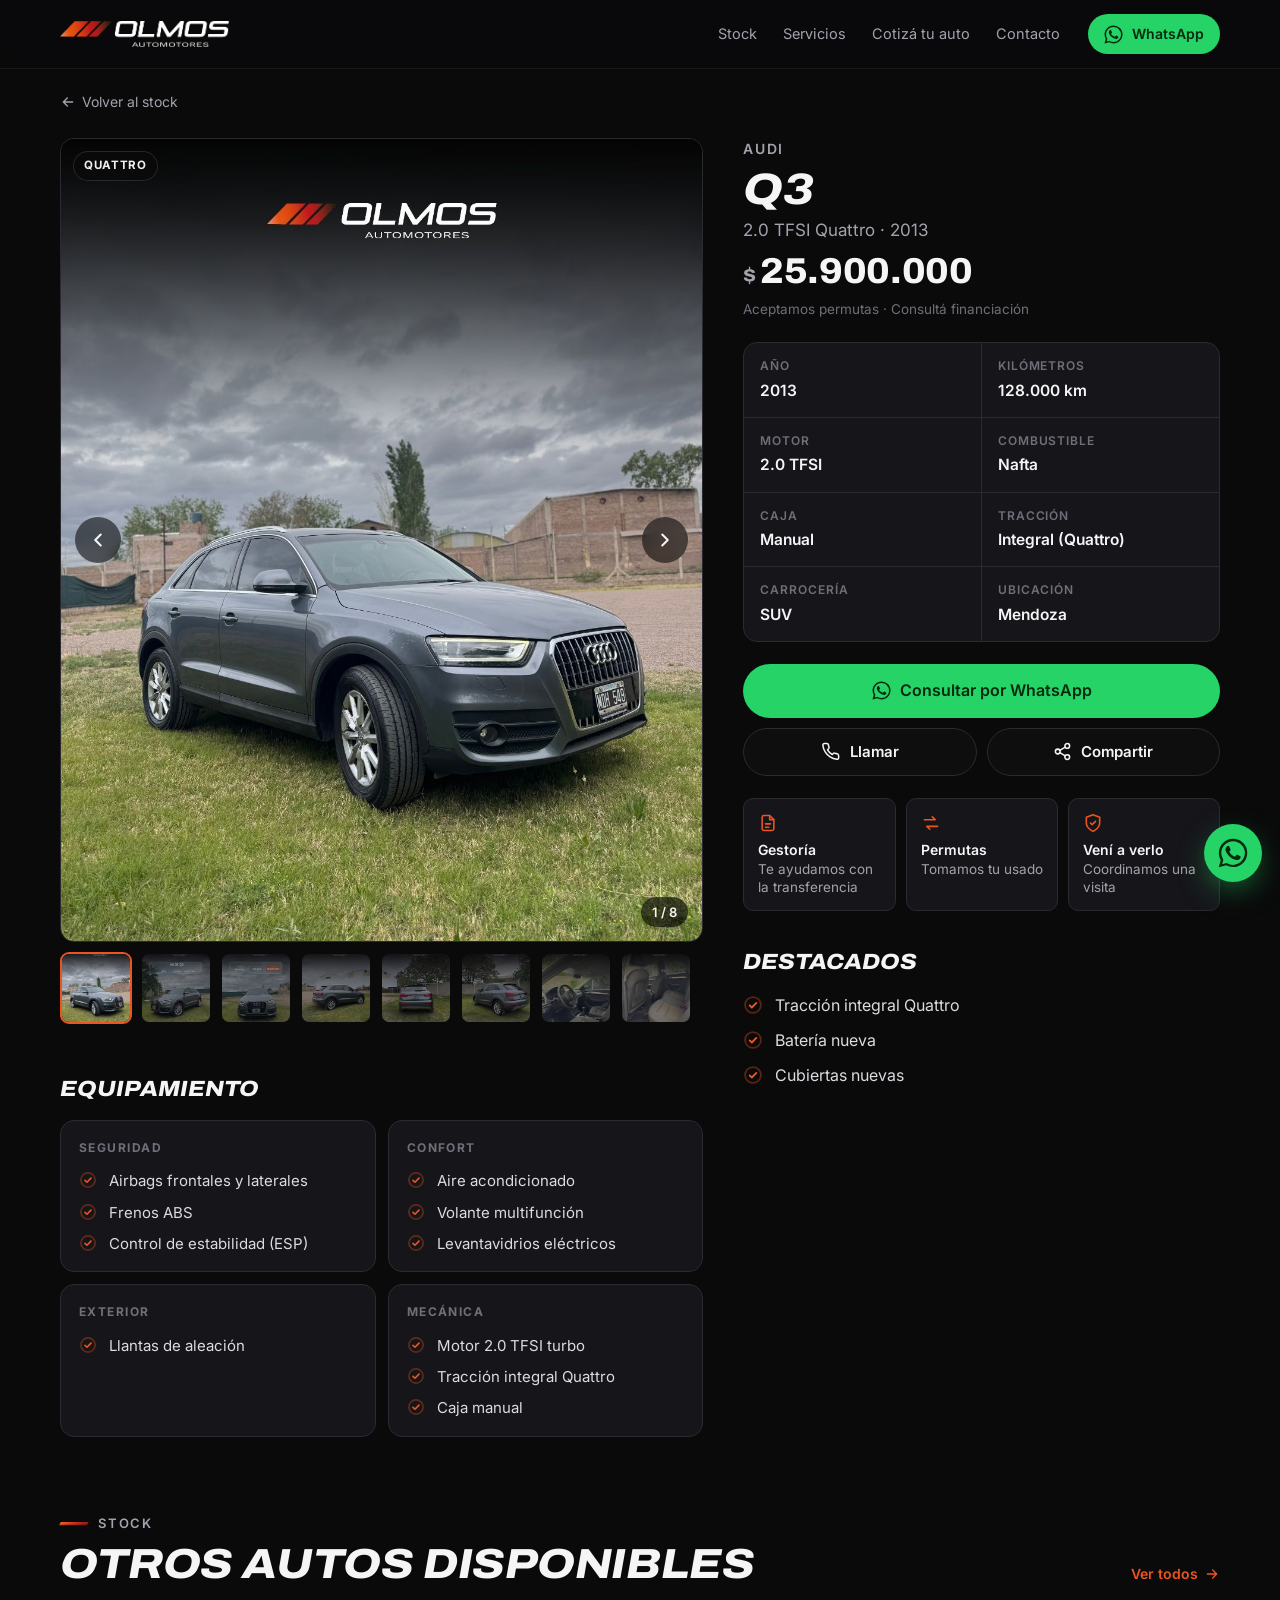
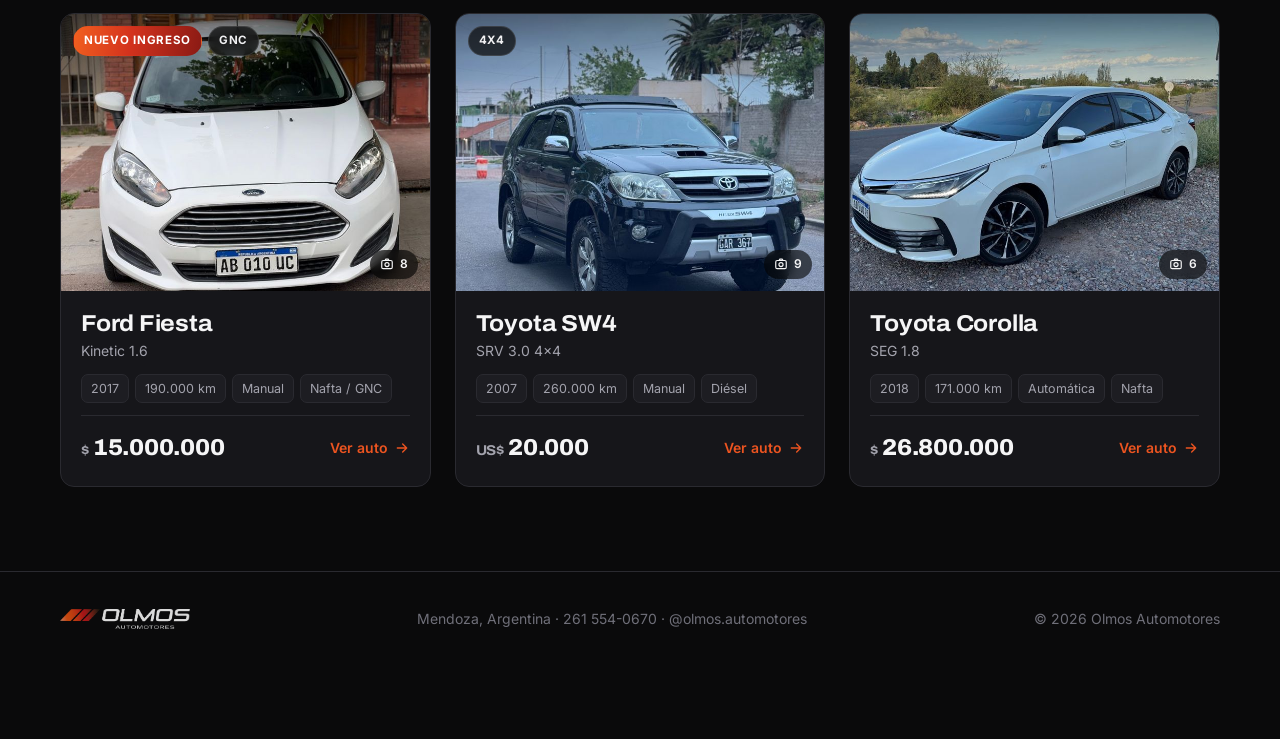
<file: a/audi-q3-2013/index.html>
<!DOCTYPE html>
<html lang="es-AR">
<head>
<meta charset="utf-8">
<meta name="viewport" content="width=device-width,initial-scale=1,viewport-fit=cover">
<title>Audi Q3 2.0 TFSI Quattro 2013 · Olmos Automotores</title>
<meta name="description" content="Audi Q3 2.0 TFSI Quattro 2013 · 128.000 km · $ 25.900.000.">
<meta name="theme-color" content="#0a0a0b">
<meta name="wa" content="5492615540670">
<link rel="canonical" href="https://olmosautomotores.github.io/a/audi-q3-2013/">
<meta property="og:type" content="website">
<meta property="og:site_name" content="Olmos Automotores">
<meta property="og:title" content="Audi Q3 2.0 TFSI Quattro 2013 · Olmos Automotores">
<meta property="og:description" content="Audi Q3 2.0 TFSI Quattro 2013 · 128.000 km · $ 25.900.000.">
<meta property="og:url" content="https://olmosautomotores.github.io/a/audi-q3-2013/">
<meta property="og:image" content="https://olmosautomotores.github.io/fotos/audi-q3-2013/m/1.jpg">
<meta property="og:locale" content="es_AR">
<meta name="twitter:card" content="summary_large_image">
<link rel="icon" type="image/png" href="../../assets/icono.png">
<link rel="apple-touch-icon" href="../../assets/apple-touch-icon.png">
<link rel="preconnect" href="https://fonts.googleapis.com"><link rel="preconnect" href="https://fonts.gstatic.com" crossorigin><link href="https://fonts.googleapis.com/css2?family=Archivo:ital,wdth,wght@0,62..125,600..800;1,62..125,600..800&family=Inter:wght@400;500;600;700&display=swap" rel="stylesheet">
<link rel="stylesheet" href="../../assets/style.css?v=18">
</head>
<body>
<header class="top"><div class="wrap">
  <a class="brand" href="../../" aria-label="Olmos Automotores — inicio"><img src="../../assets/logo-blanco.png" alt="Olmos Automotores" width="774" height="119"></a>
  <nav class="nav" aria-label="Principal"><a href="../../#stock">Stock</a><a href="../../#servicios">Servicios</a><a href="../../#cotizar">Cotizá tu auto</a><a href="../../#contacto">Contacto</a></nav>
  <a class="btn btn-wa btn-sm" href="https://wa.me/5492615540670?text=Hola%21%20Quer%C3%ADa%20hacer%20una%20consulta." target="_blank" rel="noopener" aria-label="WhatsApp"><svg viewBox="0 0 24 24" fill="currentColor" aria-hidden="true"><path d="M17.47 14.38c-.3-.15-1.75-.86-2.02-.96-.27-.1-.47-.15-.67.15-.2.3-.77.96-.94 1.16-.17.2-.35.22-.64.07-.3-.15-1.25-.46-2.38-1.47-.88-.79-1.47-1.76-1.65-2.06-.17-.3-.02-.46.13-.6.13-.14.3-.35.45-.52.15-.18.2-.3.3-.5.1-.2.05-.37-.03-.52-.07-.15-.67-1.6-.92-2.2-.24-.58-.49-.5-.67-.5h-.57c-.2 0-.52.07-.8.37-.27.3-1.04 1.02-1.04 2.48s1.07 2.88 1.21 3.08c.15.2 2.1 3.2 5.08 4.49.71.3 1.26.49 1.7.63.71.22 1.36.19 1.87.12.57-.09 1.75-.72 2-1.41.25-.7.25-1.29.17-1.41-.07-.13-.27-.2-.57-.35M12.05 21.5h-.01a9.4 9.4 0 0 1-4.8-1.31l-.34-.2-3.57.93.95-3.48-.22-.36a9.4 9.4 0 0 1-1.44-5.02c0-5.2 4.23-9.43 9.44-9.43 2.52 0 4.89.98 6.67 2.77a9.37 9.37 0 0 1 2.76 6.67c0 5.2-4.23 9.43-9.44 9.43M20.08 3.9A11.3 11.3 0 0 0 12.05.58C5.79.58.7 5.67.7 11.92c0 2 .52 3.95 1.52 5.67L.6 23.42l5.96-1.56a11.3 11.3 0 0 0 5.48 1.4h.01c6.25 0 11.34-5.1 11.34-11.35 0-3.03-1.18-5.88-3.32-8.02"/></svg><span>WhatsApp</span></a>
</div></header>
<main>
<div class="wrap"><div class="crumb"><a href="../../#stock"><svg viewBox="0 0 24 24" fill="none" stroke="currentColor" stroke-width="2" stroke-linecap="round" stroke-linejoin="round" aria-hidden="true"><path d="M19 12H5M11 18l-6-6 6-6"/></svg> Volver al stock</a></div>
<div class="detail">
  <div class="gallery">
    <div class="stage"><div class="tags"><span class="badge">Quattro</span></div><div class="track"><img src="../../fotos/audi-q3-2013/1.jpg" data-full="../../fotos/audi-q3-2013/1.jpg" alt="Audi Q3 2.0 TFSI Quattro 2013 — foto 1" width="1080" height="1350"  draggable="false"><img src="../../fotos/audi-q3-2013/2.jpg" data-full="../../fotos/audi-q3-2013/2.jpg" alt="Audi Q3 2.0 TFSI Quattro 2013 — foto 2" width="1080" height="1350" loading="lazy" draggable="false"><img src="../../fotos/audi-q3-2013/3.jpg" data-full="../../fotos/audi-q3-2013/3.jpg" alt="Audi Q3 2.0 TFSI Quattro 2013 — foto 3" width="1080" height="1350" loading="lazy" draggable="false"><img src="../../fotos/audi-q3-2013/4.jpg" data-full="../../fotos/audi-q3-2013/4.jpg" alt="Audi Q3 2.0 TFSI Quattro 2013 — foto 4" width="1080" height="1350" loading="lazy" draggable="false"><img src="../../fotos/audi-q3-2013/5.jpg" data-full="../../fotos/audi-q3-2013/5.jpg" alt="Audi Q3 2.0 TFSI Quattro 2013 — foto 5" width="1080" height="1350" loading="lazy" draggable="false"><img src="../../fotos/audi-q3-2013/6.jpg" data-full="../../fotos/audi-q3-2013/6.jpg" alt="Audi Q3 2.0 TFSI Quattro 2013 — foto 6" width="1080" height="1350" loading="lazy" draggable="false"><img src="../../fotos/audi-q3-2013/7.jpg" data-full="../../fotos/audi-q3-2013/7.jpg" alt="Audi Q3 2.0 TFSI Quattro 2013 — foto 7" width="1080" height="1350" loading="lazy" draggable="false"><img src="../../fotos/audi-q3-2013/8.jpg" data-full="../../fotos/audi-q3-2013/8.jpg" alt="Audi Q3 2.0 TFSI Quattro 2013 — foto 8" width="1080" height="1350" loading="lazy" draggable="false"></div>
      <button class="arrow prev" type="button" aria-label="Foto anterior"><svg viewBox="0 0 24 24" fill="none" stroke="currentColor" stroke-width="2.2" stroke-linecap="round" stroke-linejoin="round" aria-hidden="true"><path d="m15 18-6-6 6-6"/></svg></button><button class="arrow next" type="button" aria-label="Foto siguiente"><svg viewBox="0 0 24 24" fill="none" stroke="currentColor" stroke-width="2.2" stroke-linecap="round" stroke-linejoin="round" aria-hidden="true"><path d="m9 18 6-6-6-6"/></svg></button>
      <span class="counter"></span></div>
    <div class="thumbs"><button type="button" aria-label="Foto 1"><img src="../../fotos/audi-q3-2013/t/1.jpg" alt="" loading="lazy" width="220" height="275"></button><button type="button" aria-label="Foto 2"><img src="../../fotos/audi-q3-2013/t/2.jpg" alt="" loading="lazy" width="220" height="275"></button><button type="button" aria-label="Foto 3"><img src="../../fotos/audi-q3-2013/t/3.jpg" alt="" loading="lazy" width="220" height="275"></button><button type="button" aria-label="Foto 4"><img src="../../fotos/audi-q3-2013/t/4.jpg" alt="" loading="lazy" width="220" height="275"></button><button type="button" aria-label="Foto 5"><img src="../../fotos/audi-q3-2013/t/5.jpg" alt="" loading="lazy" width="220" height="275"></button><button type="button" aria-label="Foto 6"><img src="../../fotos/audi-q3-2013/t/6.jpg" alt="" loading="lazy" width="220" height="275"></button><button type="button" aria-label="Foto 7"><img src="../../fotos/audi-q3-2013/t/7.jpg" alt="" loading="lazy" width="220" height="275"></button><button type="button" aria-label="Foto 8"><img src="../../fotos/audi-q3-2013/t/8.jpg" alt="" loading="lazy" width="220" height="275"></button></div>
  </div>
  <div class="info">
    <div class="mk">Audi</div>
    <h1>Q3</h1>
    <p class="ver">2.0 TFSI Quattro · 2013</p>
    <span class="price"><small>$</small>25.900.000</span>
    <p class="note">Aceptamos permutas · Consultá financiación</p>
    
    <div class="sheet"><div><small>Año</small><b>2013</b></div><div><small>Kilómetros</small><b>128.000 km</b></div><div><small>Motor</small><b>2.0 TFSI</b></div><div><small>Combustible</small><b>Nafta</b></div><div><small>Caja</small><b>Manual</b></div><div><small>Tracción</small><b>Integral (Quattro)</b></div><div><small>Carrocería</small><b>SUV</b></div><div><small>Ubicación</small><b>Mendoza</b></div></div>
    <div class="actions" id="acciones">
      <a class="btn btn-wa" href="https://wa.me/5492615540670?text=Hola%21%20Vi%20el%20Audi%20Q3%202.0%20TFSI%20Quattro%202013%20en%20la%20p%C3%A1gina%20de%20Olmos%20Automotores%20%28%24%2025.900.000%29.%20%C2%BFSigue%20disponible%3F%0Ahttps%3A//olmosautomotores.github.io/a/audi-q3-2013/" target="_blank" rel="noopener"><svg viewBox="0 0 24 24" fill="currentColor" aria-hidden="true"><path d="M17.47 14.38c-.3-.15-1.75-.86-2.02-.96-.27-.1-.47-.15-.67.15-.2.3-.77.96-.94 1.16-.17.2-.35.22-.64.07-.3-.15-1.25-.46-2.38-1.47-.88-.79-1.47-1.76-1.65-2.06-.17-.3-.02-.46.13-.6.13-.14.3-.35.45-.52.15-.18.2-.3.3-.5.1-.2.05-.37-.03-.52-.07-.15-.67-1.6-.92-2.2-.24-.58-.49-.5-.67-.5h-.57c-.2 0-.52.07-.8.37-.27.3-1.04 1.02-1.04 2.48s1.07 2.88 1.21 3.08c.15.2 2.1 3.2 5.08 4.49.71.3 1.26.49 1.7.63.71.22 1.36.19 1.87.12.57-.09 1.75-.72 2-1.41.25-.7.25-1.29.17-1.41-.07-.13-.27-.2-.57-.35M12.05 21.5h-.01a9.4 9.4 0 0 1-4.8-1.31l-.34-.2-3.57.93.95-3.48-.22-.36a9.4 9.4 0 0 1-1.44-5.02c0-5.2 4.23-9.43 9.44-9.43 2.52 0 4.89.98 6.67 2.77a9.37 9.37 0 0 1 2.76 6.67c0 5.2-4.23 9.43-9.44 9.43M20.08 3.9A11.3 11.3 0 0 0 12.05.58C5.79.58.7 5.67.7 11.92c0 2 .52 3.95 1.52 5.67L.6 23.42l5.96-1.56a11.3 11.3 0 0 0 5.48 1.4h.01c6.25 0 11.34-5.1 11.34-11.35 0-3.03-1.18-5.88-3.32-8.02"/></svg> Consultar por WhatsApp</a>
      <div class="row"><a class="btn btn-ghost" href="tel:+5492615540670"><svg viewBox="0 0 24 24" fill="none" stroke="currentColor" stroke-width="1.9" stroke-linecap="round" stroke-linejoin="round" aria-hidden="true"><path d="M21 16.9v3a2 2 0 0 1-2.2 2 19.8 19.8 0 0 1-8.6-3.1 19.5 19.5 0 0 1-6-6A19.8 19.8 0 0 1 1.1 4.2 2 2 0 0 1 3.1 2h3a2 2 0 0 1 2 1.7c.1.9.4 1.8.7 2.7a2 2 0 0 1-.5 2.1L7 9.8a16 16 0 0 0 6 6l1.3-1.3a2 2 0 0 1 2.1-.4c.9.3 1.8.6 2.7.7a2 2 0 0 1 1.7 2z"/></svg> Llamar</a><button class="btn btn-ghost" type="button" data-share><svg viewBox="0 0 24 24" fill="none" stroke="currentColor" stroke-width="1.9" stroke-linecap="round" stroke-linejoin="round" aria-hidden="true"><circle cx="18" cy="5" r="3"/><circle cx="6" cy="12" r="3"/><circle cx="18" cy="19" r="3"/><path d="m8.6 13.5 6.8 4M15.4 6.5l-6.8 4"/></svg> Compartir</button></div>
    </div>
    <div class="trust">
      <div><svg viewBox="0 0 24 24" fill="none" stroke="currentColor" stroke-width="1.9" stroke-linecap="round" stroke-linejoin="round" aria-hidden="true"><path d="M14 3H7a2 2 0 0 0-2 2v14a2 2 0 0 0 2 2h10a2 2 0 0 0 2-2V8z"/><path d="M14 3v5h5M9 13h6M9 17h4"/></svg><span><b>Gestoría</b>Te ayudamos con la transferencia</span></div>
      <div><svg viewBox="0 0 24 24" fill="none" stroke="currentColor" stroke-width="1.9" stroke-linecap="round" stroke-linejoin="round" aria-hidden="true"><path d="M4 8h13l-3.5-3.5M20 16H7l3.5 3.5"/></svg><span><b>Permutas</b>Tomamos tu usado</span></div>
      <div><svg viewBox="0 0 24 24" fill="none" stroke="currentColor" stroke-width="1.9" stroke-linecap="round" stroke-linejoin="round" aria-hidden="true"><path d="M12 22s8-4 8-10V5l-8-3-8 3v7c0 6 8 10 8 10z"/><path d="m9 12 2 2 4-4"/></svg><span><b>Vení a verlo</b>Coordinamos una visita</span></div>
    </div>
    <div class="block"><h2>Destacados</h2><ul class="checks"><li><svg viewBox="0 0 24 24" fill="none" stroke="currentColor" stroke-width="2.2" stroke-linecap="round" stroke-linejoin="round" aria-hidden="true"><circle cx="12" cy="12" r="9.5" opacity=".35"/><path d="m8 12.5 2.6 2.5L16 9.5"/></svg><span>Tracción integral Quattro</span></li><li><svg viewBox="0 0 24 24" fill="none" stroke="currentColor" stroke-width="2.2" stroke-linecap="round" stroke-linejoin="round" aria-hidden="true"><circle cx="12" cy="12" r="9.5" opacity=".35"/><path d="m8 12.5 2.6 2.5L16 9.5"/></svg><span>Batería nueva</span></li><li><svg viewBox="0 0 24 24" fill="none" stroke="currentColor" stroke-width="2.2" stroke-linecap="round" stroke-linejoin="round" aria-hidden="true"><circle cx="12" cy="12" r="9.5" opacity=".35"/><path d="m8 12.5 2.6 2.5L16 9.5"/></svg><span>Cubiertas nuevas</span></li></ul></div>
    
  </div>
  <section class="equip"><h2>Equipamiento</h2><div class="eq-grid"><div class="eq-g"><h3>Seguridad</h3><ul class="checks"><li><svg viewBox="0 0 24 24" fill="none" stroke="currentColor" stroke-width="2.2" stroke-linecap="round" stroke-linejoin="round" aria-hidden="true"><circle cx="12" cy="12" r="9.5" opacity=".35"/><path d="m8 12.5 2.6 2.5L16 9.5"/></svg><span>Airbags frontales y laterales</span></li><li><svg viewBox="0 0 24 24" fill="none" stroke="currentColor" stroke-width="2.2" stroke-linecap="round" stroke-linejoin="round" aria-hidden="true"><circle cx="12" cy="12" r="9.5" opacity=".35"/><path d="m8 12.5 2.6 2.5L16 9.5"/></svg><span>Frenos ABS</span></li><li><svg viewBox="0 0 24 24" fill="none" stroke="currentColor" stroke-width="2.2" stroke-linecap="round" stroke-linejoin="round" aria-hidden="true"><circle cx="12" cy="12" r="9.5" opacity=".35"/><path d="m8 12.5 2.6 2.5L16 9.5"/></svg><span>Control de estabilidad (ESP)</span></li></ul></div><div class="eq-g"><h3>Confort</h3><ul class="checks"><li><svg viewBox="0 0 24 24" fill="none" stroke="currentColor" stroke-width="2.2" stroke-linecap="round" stroke-linejoin="round" aria-hidden="true"><circle cx="12" cy="12" r="9.5" opacity=".35"/><path d="m8 12.5 2.6 2.5L16 9.5"/></svg><span>Aire acondicionado</span></li><li><svg viewBox="0 0 24 24" fill="none" stroke="currentColor" stroke-width="2.2" stroke-linecap="round" stroke-linejoin="round" aria-hidden="true"><circle cx="12" cy="12" r="9.5" opacity=".35"/><path d="m8 12.5 2.6 2.5L16 9.5"/></svg><span>Volante multifunción</span></li><li><svg viewBox="0 0 24 24" fill="none" stroke="currentColor" stroke-width="2.2" stroke-linecap="round" stroke-linejoin="round" aria-hidden="true"><circle cx="12" cy="12" r="9.5" opacity=".35"/><path d="m8 12.5 2.6 2.5L16 9.5"/></svg><span>Levantavidrios eléctricos</span></li></ul></div><div class="eq-g"><h3>Exterior</h3><ul class="checks"><li><svg viewBox="0 0 24 24" fill="none" stroke="currentColor" stroke-width="2.2" stroke-linecap="round" stroke-linejoin="round" aria-hidden="true"><circle cx="12" cy="12" r="9.5" opacity=".35"/><path d="m8 12.5 2.6 2.5L16 9.5"/></svg><span>Llantas de aleación</span></li></ul></div><div class="eq-g"><h3>Mecánica</h3><ul class="checks"><li><svg viewBox="0 0 24 24" fill="none" stroke="currentColor" stroke-width="2.2" stroke-linecap="round" stroke-linejoin="round" aria-hidden="true"><circle cx="12" cy="12" r="9.5" opacity=".35"/><path d="m8 12.5 2.6 2.5L16 9.5"/></svg><span>Motor 2.0 TFSI turbo</span></li><li><svg viewBox="0 0 24 24" fill="none" stroke="currentColor" stroke-width="2.2" stroke-linecap="round" stroke-linejoin="round" aria-hidden="true"><circle cx="12" cy="12" r="9.5" opacity=".35"/><path d="m8 12.5 2.6 2.5L16 9.5"/></svg><span>Tracción integral Quattro</span></li><li><svg viewBox="0 0 24 24" fill="none" stroke="currentColor" stroke-width="2.2" stroke-linecap="round" stroke-linejoin="round" aria-hidden="true"><circle cx="12" cy="12" r="9.5" opacity=".35"/><path d="m8 12.5 2.6 2.5L16 9.5"/></svg><span>Caja manual</span></li></ul></div></div></section>
</div></div>
<section class="sec" style="padding-top:0"><div class="wrap"><div class="sec-head"><div><span class="eyebrow">Stock</span><h2>Otros autos disponibles</h2></div><a class="go" href="../../#stock">Ver todos <svg viewBox="0 0 24 24" fill="none" stroke="currentColor" stroke-width="2" stroke-linecap="round" stroke-linejoin="round" aria-hidden="true"><path d="M5 12h14M13 6l6 6-6 6"/></svg></a></div><div class="grid"><a class="card" href="../../a/ford-fiesta-kinetic-2017/" data-tipo="hatchback" data-txt="ford fiesta kinetic 1.6 2017 nafta / gnc manual hatchback " data-anio="2017" data-km="190000" data-fecha="20261031">
  <div class="ph"><img src="../../fotos/ford-fiesta-kinetic-2017/m/1.jpg" alt="Ford Fiesta Kinetic 1.6 2017" loading="lazy" width="720" height="900"><div class="tags"><span class="badge new">Nuevo ingreso</span><span class="badge">GNC</span></div><span class="nph"><svg viewBox="0 0 24 24" fill="none" stroke="currentColor" stroke-width="2" stroke-linecap="round" stroke-linejoin="round" aria-hidden="true"><rect x="3" y="6" width="18" height="14" rx="2.5"/><circle cx="12" cy="13" r="3.5"/><path d="M8.5 6 10 3.5h4L15.5 6"/></svg>8</span></div>
  <div class="bd">
    <div><h3>Ford Fiesta</h3><div class="ver">Kinetic 1.6</div></div>
    <div class="specs"><span>2017</span><span>190.000 km</span><span>Manual</span><span>Nafta / GNC</span></div>
    <div class="ft"><span class="price"><small>$</small>15.000.000</span><span class="go">Ver auto <svg viewBox="0 0 24 24" fill="none" stroke="currentColor" stroke-width="2" stroke-linecap="round" stroke-linejoin="round" aria-hidden="true"><path d="M5 12h14M13 6l6 6-6 6"/></svg></span></div>
  </div>
</a><a class="card" href="../../a/toyota-sw4-srv-2007/" data-tipo="suv" data-txt="toyota sw4 srv 3.0 4x4 2007 diesel manual suv 4x4" data-anio="2007" data-km="260000" data-fecha="20261010">
  <div class="ph"><img src="../../fotos/toyota-sw4-srv-2007/m/1.jpg" alt="Toyota SW4 SRV 3.0 4x4 2007" loading="lazy" width="720" height="900"><div class="tags"><span class="badge">4x4</span></div><span class="nph"><svg viewBox="0 0 24 24" fill="none" stroke="currentColor" stroke-width="2" stroke-linecap="round" stroke-linejoin="round" aria-hidden="true"><rect x="3" y="6" width="18" height="14" rx="2.5"/><circle cx="12" cy="13" r="3.5"/><path d="M8.5 6 10 3.5h4L15.5 6"/></svg>9</span></div>
  <div class="bd">
    <div><h3>Toyota SW4</h3><div class="ver">SRV 3.0 4x4</div></div>
    <div class="specs"><span>2007</span><span>260.000 km</span><span>Manual</span><span>Diésel</span></div>
    <div class="ft"><span class="price"><small>US$</small>20.000</span><span class="go">Ver auto <svg viewBox="0 0 24 24" fill="none" stroke="currentColor" stroke-width="2" stroke-linecap="round" stroke-linejoin="round" aria-hidden="true"><path d="M5 12h14M13 6l6 6-6 6"/></svg></span></div>
  </div>
</a><a class="card" href="../../a/toyota-corolla-seg-2018/" data-tipo="sedán" data-txt="toyota corolla seg 1.8 2018 nafta automatica sedan " data-anio="2018" data-km="171000" data-fecha="20260821">
  <div class="ph"><img src="../../fotos/toyota-corolla-seg-2018/m/1.jpg" alt="Toyota Corolla SEG 1.8 2018" loading="lazy" width="720" height="900"><span class="nph"><svg viewBox="0 0 24 24" fill="none" stroke="currentColor" stroke-width="2" stroke-linecap="round" stroke-linejoin="round" aria-hidden="true"><rect x="3" y="6" width="18" height="14" rx="2.5"/><circle cx="12" cy="13" r="3.5"/><path d="M8.5 6 10 3.5h4L15.5 6"/></svg>6</span></div>
  <div class="bd">
    <div><h3>Toyota Corolla</h3><div class="ver">SEG 1.8</div></div>
    <div class="specs"><span>2018</span><span>171.000 km</span><span>Automática</span><span>Nafta</span></div>
    <div class="ft"><span class="price"><small>$</small>26.800.000</span><span class="go">Ver auto <svg viewBox="0 0 24 24" fill="none" stroke="currentColor" stroke-width="2" stroke-linecap="round" stroke-linejoin="round" aria-hidden="true"><path d="M5 12h14M13 6l6 6-6 6"/></svg></span></div>
  </div>
</a></div></div></section>
</main>
<div class="bar" aria-hidden="true"><div><small>Audi Q3 2013</small><span class="price"><small>$</small>25.900.000</span></div><a class="btn btn-wa" href="https://wa.me/5492615540670?text=Hola%21%20Vi%20el%20Audi%20Q3%202.0%20TFSI%20Quattro%202013%20en%20la%20p%C3%A1gina%20de%20Olmos%20Automotores%20%28%24%2025.900.000%29.%20%C2%BFSigue%20disponible%3F%0Ahttps%3A//olmosautomotores.github.io/a/audi-q3-2013/" target="_blank" rel="noopener" tabindex="-1"><svg viewBox="0 0 24 24" fill="currentColor" aria-hidden="true"><path d="M17.47 14.38c-.3-.15-1.75-.86-2.02-.96-.27-.1-.47-.15-.67.15-.2.3-.77.96-.94 1.16-.17.2-.35.22-.64.07-.3-.15-1.25-.46-2.38-1.47-.88-.79-1.47-1.76-1.65-2.06-.17-.3-.02-.46.13-.6.13-.14.3-.35.45-.52.15-.18.2-.3.3-.5.1-.2.05-.37-.03-.52-.07-.15-.67-1.6-.92-2.2-.24-.58-.49-.5-.67-.5h-.57c-.2 0-.52.07-.8.37-.27.3-1.04 1.02-1.04 2.48s1.07 2.88 1.21 3.08c.15.2 2.1 3.2 5.08 4.49.71.3 1.26.49 1.7.63.71.22 1.36.19 1.87.12.57-.09 1.75-.72 2-1.41.25-.7.25-1.29.17-1.41-.07-.13-.27-.2-.57-.35M12.05 21.5h-.01a9.4 9.4 0 0 1-4.8-1.31l-.34-.2-3.57.93.95-3.48-.22-.36a9.4 9.4 0 0 1-1.44-5.02c0-5.2 4.23-9.43 9.44-9.43 2.52 0 4.89.98 6.67 2.77a9.37 9.37 0 0 1 2.76 6.67c0 5.2-4.23 9.43-9.44 9.43M20.08 3.9A11.3 11.3 0 0 0 12.05.58C5.79.58.7 5.67.7 11.92c0 2 .52 3.95 1.52 5.67L.6 23.42l5.96-1.56a11.3 11.3 0 0 0 5.48 1.4h.01c6.25 0 11.34-5.1 11.34-11.35 0-3.03-1.18-5.88-3.32-8.02"/></svg> Consultar</a></div>
<div class="lb" role="dialog" aria-label="Fotos"><img alt=""><button class="x" type="button" aria-label="Cerrar"><svg viewBox="0 0 24 24" fill="none" stroke="currentColor" stroke-width="2.2" stroke-linecap="round" aria-hidden="true"><path d="M18 6 6 18M6 6l12 12"/></svg></button><button class="arrow prev" type="button" aria-label="Anterior"><svg viewBox="0 0 24 24" fill="none" stroke="currentColor" stroke-width="2.2" stroke-linecap="round" stroke-linejoin="round" aria-hidden="true"><path d="m15 18-6-6 6-6"/></svg></button><button class="arrow next" type="button" aria-label="Siguiente"><svg viewBox="0 0 24 24" fill="none" stroke="currentColor" stroke-width="2.2" stroke-linecap="round" stroke-linejoin="round" aria-hidden="true"><path d="m9 18 6-6-6-6"/></svg></button><span class="counter"></span></div>
<footer class="foot"><div class="wrap">
  <img src="../../assets/logo-blanco.png" alt="Olmos Automotores" width="774" height="119" loading="lazy">
  <div>Mendoza, Argentina · <a href="tel:+5492615540670">261 554-0670</a> · <a href="https://instagram.com/olmos.automotores" target="_blank" rel="noopener">@olmos.automotores</a></div>
  <div>© 2026 Olmos Automotores</div>
</div></footer>
<a class="fab" href="https://wa.me/5492615540670?text=Hola%21%20Vi%20el%20Audi%20Q3%202.0%20TFSI%20Quattro%202013%20en%20la%20p%C3%A1gina%20de%20Olmos%20Automotores%20%28%24%2025.900.000%29.%20%C2%BFSigue%20disponible%3F%0Ahttps%3A//olmosautomotores.github.io/a/audi-q3-2013/" target="_blank" rel="noopener" aria-label="Escribinos por WhatsApp"><svg viewBox="0 0 24 24" fill="currentColor" aria-hidden="true"><path d="M17.47 14.38c-.3-.15-1.75-.86-2.02-.96-.27-.1-.47-.15-.67.15-.2.3-.77.96-.94 1.16-.17.2-.35.22-.64.07-.3-.15-1.25-.46-2.38-1.47-.88-.79-1.47-1.76-1.65-2.06-.17-.3-.02-.46.13-.6.13-.14.3-.35.45-.52.15-.18.2-.3.3-.5.1-.2.05-.37-.03-.52-.07-.15-.67-1.6-.92-2.2-.24-.58-.49-.5-.67-.5h-.57c-.2 0-.52.07-.8.37-.27.3-1.04 1.02-1.04 2.48s1.07 2.88 1.21 3.08c.15.2 2.1 3.2 5.08 4.49.71.3 1.26.49 1.7.63.71.22 1.36.19 1.87.12.57-.09 1.75-.72 2-1.41.25-.7.25-1.29.17-1.41-.07-.13-.27-.2-.57-.35M12.05 21.5h-.01a9.4 9.4 0 0 1-4.8-1.31l-.34-.2-3.57.93.95-3.48-.22-.36a9.4 9.4 0 0 1-1.44-5.02c0-5.2 4.23-9.43 9.44-9.43 2.52 0 4.89.98 6.67 2.77a9.37 9.37 0 0 1 2.76 6.67c0 5.2-4.23 9.43-9.44 9.43M20.08 3.9A11.3 11.3 0 0 0 12.05.58C5.79.58.7 5.67.7 11.92c0 2 .52 3.95 1.52 5.67L.6 23.42l5.96-1.56a11.3 11.3 0 0 0 5.48 1.4h.01c6.25 0 11.34-5.1 11.34-11.35 0-3.03-1.18-5.88-3.32-8.02"/></svg></a>
<script src="../../assets/app.js?v=18" defer></script>
</body>
</html>
</file>
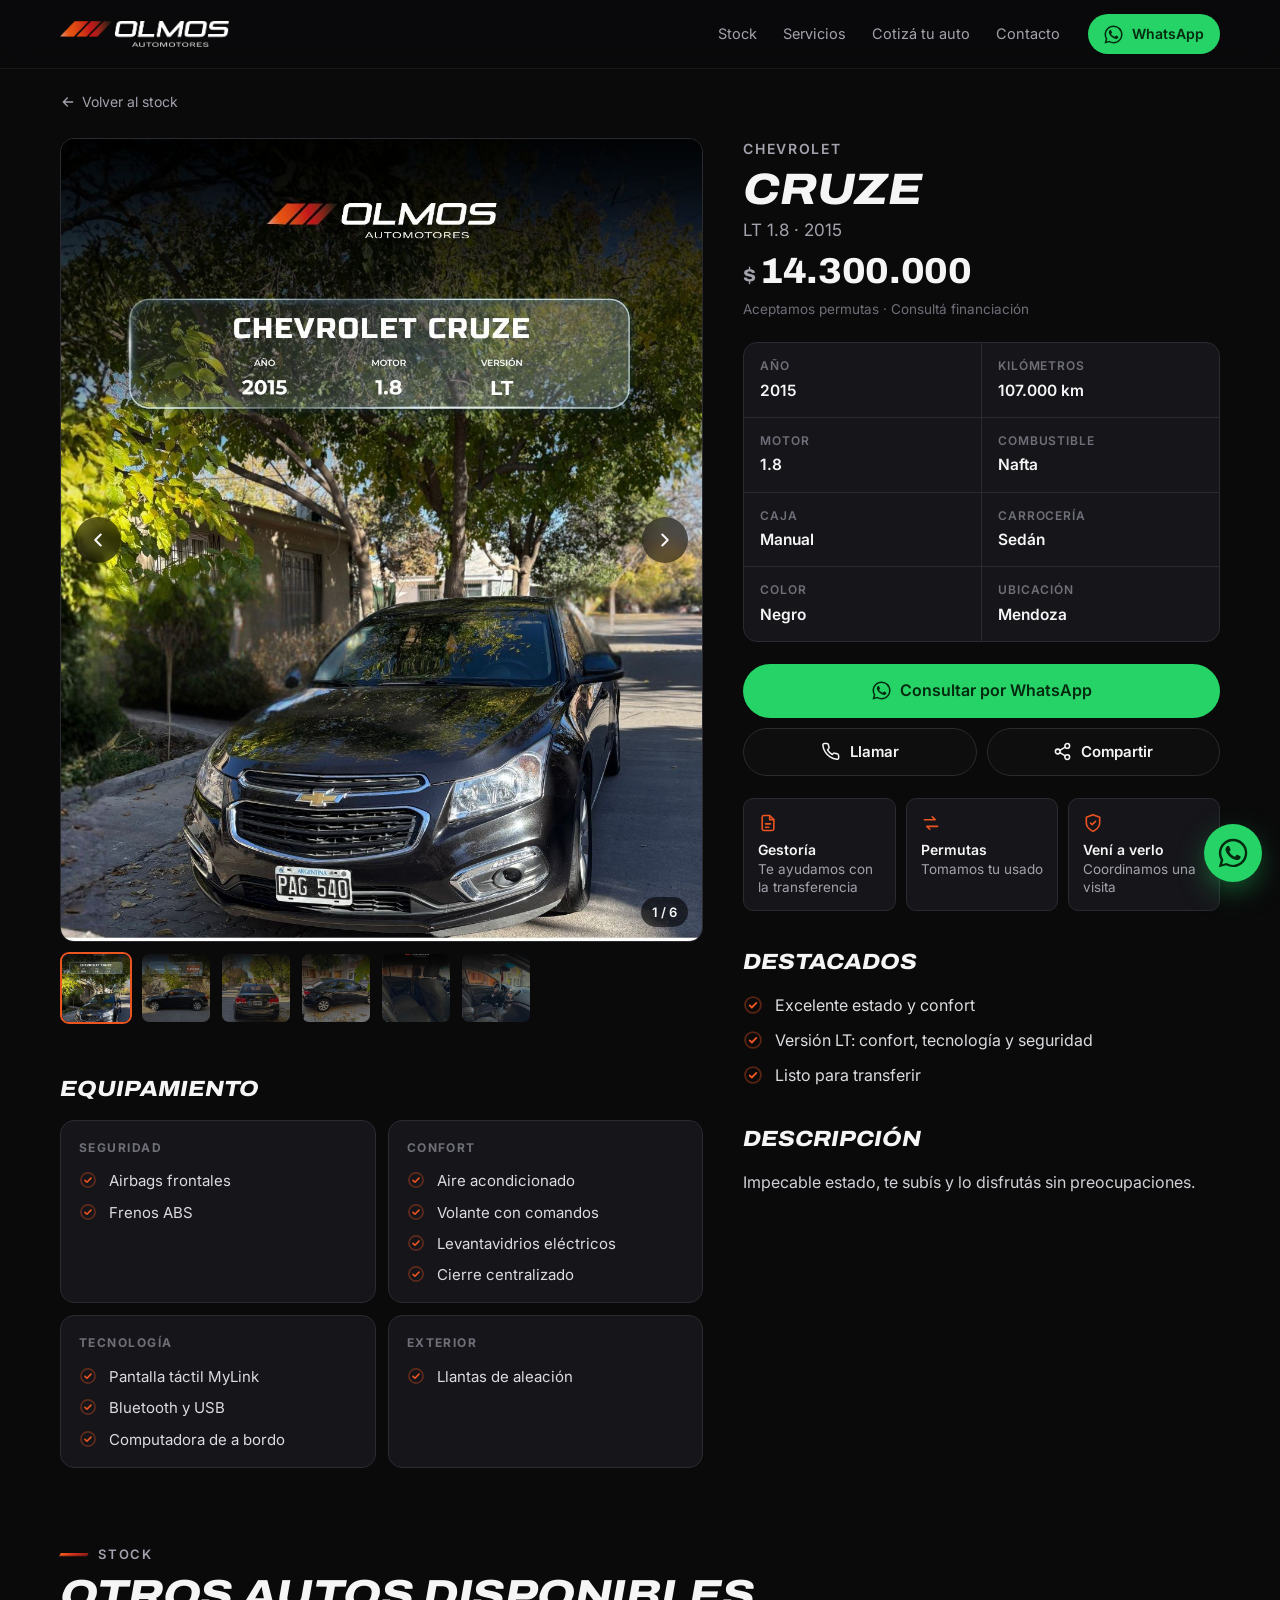
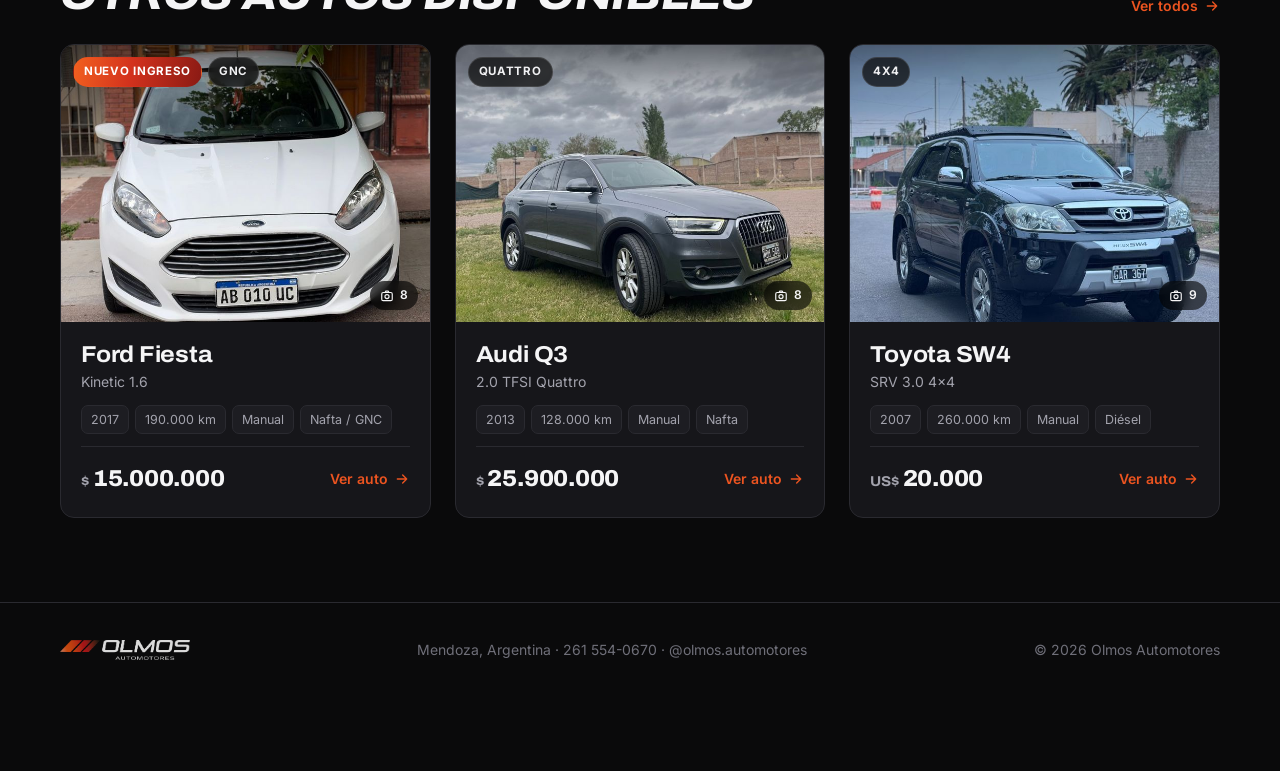
<file: a/chevrolet-cruze-lt-2015/index.html>
<!DOCTYPE html>
<html lang="es-AR">
<head>
<meta charset="utf-8">
<meta name="viewport" content="width=device-width,initial-scale=1,viewport-fit=cover">
<title>Chevrolet Cruze LT 1.8 2015 · Olmos Automotores</title>
<meta name="description" content="Chevrolet Cruze LT 1.8 2015 · 107.000 km · $ 14.300.000. Impecable estado, te subís y lo disfrutás sin preocupaciones.">
<meta name="theme-color" content="#0a0a0b">
<meta name="wa" content="5492615540670">
<link rel="canonical" href="https://olmosautomotores.github.io/a/chevrolet-cruze-lt-2015/">
<meta property="og:type" content="website">
<meta property="og:site_name" content="Olmos Automotores">
<meta property="og:title" content="Chevrolet Cruze LT 1.8 2015 · Olmos Automotores">
<meta property="og:description" content="Chevrolet Cruze LT 1.8 2015 · 107.000 km · $ 14.300.000. Impecable estado, te subís y lo disfrutás sin preocupaciones.">
<meta property="og:url" content="https://olmosautomotores.github.io/a/chevrolet-cruze-lt-2015/">
<meta property="og:image" content="https://olmosautomotores.github.io/fotos/chevrolet-cruze-lt-2015/m/1.jpg">
<meta property="og:locale" content="es_AR">
<meta name="twitter:card" content="summary_large_image">
<link rel="icon" type="image/png" href="../../assets/icono.png">
<link rel="apple-touch-icon" href="../../assets/apple-touch-icon.png">
<link rel="preconnect" href="https://fonts.googleapis.com"><link rel="preconnect" href="https://fonts.gstatic.com" crossorigin><link href="https://fonts.googleapis.com/css2?family=Archivo:ital,wdth,wght@0,62..125,600..800;1,62..125,600..800&family=Inter:wght@400;500;600;700&display=swap" rel="stylesheet">
<link rel="stylesheet" href="../../assets/style.css?v=18">
</head>
<body>
<header class="top"><div class="wrap">
  <a class="brand" href="../../" aria-label="Olmos Automotores — inicio"><img src="../../assets/logo-blanco.png" alt="Olmos Automotores" width="774" height="119"></a>
  <nav class="nav" aria-label="Principal"><a href="../../#stock">Stock</a><a href="../../#servicios">Servicios</a><a href="../../#cotizar">Cotizá tu auto</a><a href="../../#contacto">Contacto</a></nav>
  <a class="btn btn-wa btn-sm" href="https://wa.me/5492615540670?text=Hola%21%20Quer%C3%ADa%20hacer%20una%20consulta." target="_blank" rel="noopener" aria-label="WhatsApp"><svg viewBox="0 0 24 24" fill="currentColor" aria-hidden="true"><path d="M17.47 14.38c-.3-.15-1.75-.86-2.02-.96-.27-.1-.47-.15-.67.15-.2.3-.77.96-.94 1.16-.17.2-.35.22-.64.07-.3-.15-1.25-.46-2.38-1.47-.88-.79-1.47-1.76-1.65-2.06-.17-.3-.02-.46.13-.6.13-.14.3-.35.45-.52.15-.18.2-.3.3-.5.1-.2.05-.37-.03-.52-.07-.15-.67-1.6-.92-2.2-.24-.58-.49-.5-.67-.5h-.57c-.2 0-.52.07-.8.37-.27.3-1.04 1.02-1.04 2.48s1.07 2.88 1.21 3.08c.15.2 2.1 3.2 5.08 4.49.71.3 1.26.49 1.7.63.71.22 1.36.19 1.87.12.57-.09 1.75-.72 2-1.41.25-.7.25-1.29.17-1.41-.07-.13-.27-.2-.57-.35M12.05 21.5h-.01a9.4 9.4 0 0 1-4.8-1.31l-.34-.2-3.57.93.95-3.48-.22-.36a9.4 9.4 0 0 1-1.44-5.02c0-5.2 4.23-9.43 9.44-9.43 2.52 0 4.89.98 6.67 2.77a9.37 9.37 0 0 1 2.76 6.67c0 5.2-4.23 9.43-9.44 9.43M20.08 3.9A11.3 11.3 0 0 0 12.05.58C5.79.58.7 5.67.7 11.92c0 2 .52 3.95 1.52 5.67L.6 23.42l5.96-1.56a11.3 11.3 0 0 0 5.48 1.4h.01c6.25 0 11.34-5.1 11.34-11.35 0-3.03-1.18-5.88-3.32-8.02"/></svg><span>WhatsApp</span></a>
</div></header>
<main>
<div class="wrap"><div class="crumb"><a href="../../#stock"><svg viewBox="0 0 24 24" fill="none" stroke="currentColor" stroke-width="2" stroke-linecap="round" stroke-linejoin="round" aria-hidden="true"><path d="M19 12H5M11 18l-6-6 6-6"/></svg> Volver al stock</a></div>
<div class="detail">
  <div class="gallery">
    <div class="stage"><div class="track"><img src="../../fotos/chevrolet-cruze-lt-2015/1.jpg" data-full="../../fotos/chevrolet-cruze-lt-2015/1.jpg" alt="Chevrolet Cruze LT 1.8 2015 — foto 1" width="1080" height="1350"  draggable="false"><img src="../../fotos/chevrolet-cruze-lt-2015/2.jpg" data-full="../../fotos/chevrolet-cruze-lt-2015/2.jpg" alt="Chevrolet Cruze LT 1.8 2015 — foto 2" width="1080" height="1350" loading="lazy" draggable="false"><img src="../../fotos/chevrolet-cruze-lt-2015/3.jpg" data-full="../../fotos/chevrolet-cruze-lt-2015/3.jpg" alt="Chevrolet Cruze LT 1.8 2015 — foto 3" width="1080" height="1350" loading="lazy" draggable="false"><img src="../../fotos/chevrolet-cruze-lt-2015/4.jpg" data-full="../../fotos/chevrolet-cruze-lt-2015/4.jpg" alt="Chevrolet Cruze LT 1.8 2015 — foto 4" width="1080" height="1350" loading="lazy" draggable="false"><img src="../../fotos/chevrolet-cruze-lt-2015/5.jpg" data-full="../../fotos/chevrolet-cruze-lt-2015/5.jpg" alt="Chevrolet Cruze LT 1.8 2015 — foto 5" width="1080" height="1350" loading="lazy" draggable="false"><img src="../../fotos/chevrolet-cruze-lt-2015/6.jpg" data-full="../../fotos/chevrolet-cruze-lt-2015/6.jpg" alt="Chevrolet Cruze LT 1.8 2015 — foto 6" width="1080" height="1350" loading="lazy" draggable="false"></div>
      <button class="arrow prev" type="button" aria-label="Foto anterior"><svg viewBox="0 0 24 24" fill="none" stroke="currentColor" stroke-width="2.2" stroke-linecap="round" stroke-linejoin="round" aria-hidden="true"><path d="m15 18-6-6 6-6"/></svg></button><button class="arrow next" type="button" aria-label="Foto siguiente"><svg viewBox="0 0 24 24" fill="none" stroke="currentColor" stroke-width="2.2" stroke-linecap="round" stroke-linejoin="round" aria-hidden="true"><path d="m9 18 6-6-6-6"/></svg></button>
      <span class="counter"></span></div>
    <div class="thumbs"><button type="button" aria-label="Foto 1"><img src="../../fotos/chevrolet-cruze-lt-2015/t/1.jpg" alt="" loading="lazy" width="220" height="275"></button><button type="button" aria-label="Foto 2"><img src="../../fotos/chevrolet-cruze-lt-2015/t/2.jpg" alt="" loading="lazy" width="220" height="275"></button><button type="button" aria-label="Foto 3"><img src="../../fotos/chevrolet-cruze-lt-2015/t/3.jpg" alt="" loading="lazy" width="220" height="275"></button><button type="button" aria-label="Foto 4"><img src="../../fotos/chevrolet-cruze-lt-2015/t/4.jpg" alt="" loading="lazy" width="220" height="275"></button><button type="button" aria-label="Foto 5"><img src="../../fotos/chevrolet-cruze-lt-2015/t/5.jpg" alt="" loading="lazy" width="220" height="275"></button><button type="button" aria-label="Foto 6"><img src="../../fotos/chevrolet-cruze-lt-2015/t/6.jpg" alt="" loading="lazy" width="220" height="275"></button></div>
  </div>
  <div class="info">
    <div class="mk">Chevrolet</div>
    <h1>Cruze</h1>
    <p class="ver">LT 1.8 · 2015</p>
    <span class="price"><small>$</small>14.300.000</span>
    <p class="note">Aceptamos permutas · Consultá financiación</p>
    
    <div class="sheet"><div><small>Año</small><b>2015</b></div><div><small>Kilómetros</small><b>107.000 km</b></div><div><small>Motor</small><b>1.8</b></div><div><small>Combustible</small><b>Nafta</b></div><div><small>Caja</small><b>Manual</b></div><div><small>Carrocería</small><b>Sedán</b></div><div><small>Color</small><b>Negro</b></div><div><small>Ubicación</small><b>Mendoza</b></div></div>
    <div class="actions" id="acciones">
      <a class="btn btn-wa" href="https://wa.me/5492615540670?text=Hola%21%20Vi%20el%20Chevrolet%20Cruze%20LT%201.8%202015%20en%20la%20p%C3%A1gina%20de%20Olmos%20Automotores%20%28%24%2014.300.000%29.%20%C2%BFSigue%20disponible%3F%0Ahttps%3A//olmosautomotores.github.io/a/chevrolet-cruze-lt-2015/" target="_blank" rel="noopener"><svg viewBox="0 0 24 24" fill="currentColor" aria-hidden="true"><path d="M17.47 14.38c-.3-.15-1.75-.86-2.02-.96-.27-.1-.47-.15-.67.15-.2.3-.77.96-.94 1.16-.17.2-.35.22-.64.07-.3-.15-1.25-.46-2.38-1.47-.88-.79-1.47-1.76-1.65-2.06-.17-.3-.02-.46.13-.6.13-.14.3-.35.45-.52.15-.18.2-.3.3-.5.1-.2.05-.37-.03-.52-.07-.15-.67-1.6-.92-2.2-.24-.58-.49-.5-.67-.5h-.57c-.2 0-.52.07-.8.37-.27.3-1.04 1.02-1.04 2.48s1.07 2.88 1.21 3.08c.15.2 2.1 3.2 5.08 4.49.71.3 1.26.49 1.7.63.71.22 1.36.19 1.87.12.57-.09 1.75-.72 2-1.41.25-.7.25-1.29.17-1.41-.07-.13-.27-.2-.57-.35M12.05 21.5h-.01a9.4 9.4 0 0 1-4.8-1.31l-.34-.2-3.57.93.95-3.48-.22-.36a9.4 9.4 0 0 1-1.44-5.02c0-5.2 4.23-9.43 9.44-9.43 2.52 0 4.89.98 6.67 2.77a9.37 9.37 0 0 1 2.76 6.67c0 5.2-4.23 9.43-9.44 9.43M20.08 3.9A11.3 11.3 0 0 0 12.05.58C5.79.58.7 5.67.7 11.92c0 2 .52 3.95 1.52 5.67L.6 23.42l5.96-1.56a11.3 11.3 0 0 0 5.48 1.4h.01c6.25 0 11.34-5.1 11.34-11.35 0-3.03-1.18-5.88-3.32-8.02"/></svg> Consultar por WhatsApp</a>
      <div class="row"><a class="btn btn-ghost" href="tel:+5492615540670"><svg viewBox="0 0 24 24" fill="none" stroke="currentColor" stroke-width="1.9" stroke-linecap="round" stroke-linejoin="round" aria-hidden="true"><path d="M21 16.9v3a2 2 0 0 1-2.2 2 19.8 19.8 0 0 1-8.6-3.1 19.5 19.5 0 0 1-6-6A19.8 19.8 0 0 1 1.1 4.2 2 2 0 0 1 3.1 2h3a2 2 0 0 1 2 1.7c.1.9.4 1.8.7 2.7a2 2 0 0 1-.5 2.1L7 9.8a16 16 0 0 0 6 6l1.3-1.3a2 2 0 0 1 2.1-.4c.9.3 1.8.6 2.7.7a2 2 0 0 1 1.7 2z"/></svg> Llamar</a><button class="btn btn-ghost" type="button" data-share><svg viewBox="0 0 24 24" fill="none" stroke="currentColor" stroke-width="1.9" stroke-linecap="round" stroke-linejoin="round" aria-hidden="true"><circle cx="18" cy="5" r="3"/><circle cx="6" cy="12" r="3"/><circle cx="18" cy="19" r="3"/><path d="m8.6 13.5 6.8 4M15.4 6.5l-6.8 4"/></svg> Compartir</button></div>
    </div>
    <div class="trust">
      <div><svg viewBox="0 0 24 24" fill="none" stroke="currentColor" stroke-width="1.9" stroke-linecap="round" stroke-linejoin="round" aria-hidden="true"><path d="M14 3H7a2 2 0 0 0-2 2v14a2 2 0 0 0 2 2h10a2 2 0 0 0 2-2V8z"/><path d="M14 3v5h5M9 13h6M9 17h4"/></svg><span><b>Gestoría</b>Te ayudamos con la transferencia</span></div>
      <div><svg viewBox="0 0 24 24" fill="none" stroke="currentColor" stroke-width="1.9" stroke-linecap="round" stroke-linejoin="round" aria-hidden="true"><path d="M4 8h13l-3.5-3.5M20 16H7l3.5 3.5"/></svg><span><b>Permutas</b>Tomamos tu usado</span></div>
      <div><svg viewBox="0 0 24 24" fill="none" stroke="currentColor" stroke-width="1.9" stroke-linecap="round" stroke-linejoin="round" aria-hidden="true"><path d="M12 22s8-4 8-10V5l-8-3-8 3v7c0 6 8 10 8 10z"/><path d="m9 12 2 2 4-4"/></svg><span><b>Vení a verlo</b>Coordinamos una visita</span></div>
    </div>
    <div class="block"><h2>Destacados</h2><ul class="checks"><li><svg viewBox="0 0 24 24" fill="none" stroke="currentColor" stroke-width="2.2" stroke-linecap="round" stroke-linejoin="round" aria-hidden="true"><circle cx="12" cy="12" r="9.5" opacity=".35"/><path d="m8 12.5 2.6 2.5L16 9.5"/></svg><span>Excelente estado y confort</span></li><li><svg viewBox="0 0 24 24" fill="none" stroke="currentColor" stroke-width="2.2" stroke-linecap="round" stroke-linejoin="round" aria-hidden="true"><circle cx="12" cy="12" r="9.5" opacity=".35"/><path d="m8 12.5 2.6 2.5L16 9.5"/></svg><span>Versión LT: confort, tecnología y seguridad</span></li><li><svg viewBox="0 0 24 24" fill="none" stroke="currentColor" stroke-width="2.2" stroke-linecap="round" stroke-linejoin="round" aria-hidden="true"><circle cx="12" cy="12" r="9.5" opacity=".35"/><path d="m8 12.5 2.6 2.5L16 9.5"/></svg><span>Listo para transferir</span></li></ul></div>
    <div class="block"><h2>Descripción</h2><p class="desc">Impecable estado, te subís y lo disfrutás sin preocupaciones.</p></div>
  </div>
  <section class="equip"><h2>Equipamiento</h2><div class="eq-grid"><div class="eq-g"><h3>Seguridad</h3><ul class="checks"><li><svg viewBox="0 0 24 24" fill="none" stroke="currentColor" stroke-width="2.2" stroke-linecap="round" stroke-linejoin="round" aria-hidden="true"><circle cx="12" cy="12" r="9.5" opacity=".35"/><path d="m8 12.5 2.6 2.5L16 9.5"/></svg><span>Airbags frontales</span></li><li><svg viewBox="0 0 24 24" fill="none" stroke="currentColor" stroke-width="2.2" stroke-linecap="round" stroke-linejoin="round" aria-hidden="true"><circle cx="12" cy="12" r="9.5" opacity=".35"/><path d="m8 12.5 2.6 2.5L16 9.5"/></svg><span>Frenos ABS</span></li></ul></div><div class="eq-g"><h3>Confort</h3><ul class="checks"><li><svg viewBox="0 0 24 24" fill="none" stroke="currentColor" stroke-width="2.2" stroke-linecap="round" stroke-linejoin="round" aria-hidden="true"><circle cx="12" cy="12" r="9.5" opacity=".35"/><path d="m8 12.5 2.6 2.5L16 9.5"/></svg><span>Aire acondicionado</span></li><li><svg viewBox="0 0 24 24" fill="none" stroke="currentColor" stroke-width="2.2" stroke-linecap="round" stroke-linejoin="round" aria-hidden="true"><circle cx="12" cy="12" r="9.5" opacity=".35"/><path d="m8 12.5 2.6 2.5L16 9.5"/></svg><span>Volante con comandos</span></li><li><svg viewBox="0 0 24 24" fill="none" stroke="currentColor" stroke-width="2.2" stroke-linecap="round" stroke-linejoin="round" aria-hidden="true"><circle cx="12" cy="12" r="9.5" opacity=".35"/><path d="m8 12.5 2.6 2.5L16 9.5"/></svg><span>Levantavidrios eléctricos</span></li><li><svg viewBox="0 0 24 24" fill="none" stroke="currentColor" stroke-width="2.2" stroke-linecap="round" stroke-linejoin="round" aria-hidden="true"><circle cx="12" cy="12" r="9.5" opacity=".35"/><path d="m8 12.5 2.6 2.5L16 9.5"/></svg><span>Cierre centralizado</span></li></ul></div><div class="eq-g"><h3>Tecnología</h3><ul class="checks"><li><svg viewBox="0 0 24 24" fill="none" stroke="currentColor" stroke-width="2.2" stroke-linecap="round" stroke-linejoin="round" aria-hidden="true"><circle cx="12" cy="12" r="9.5" opacity=".35"/><path d="m8 12.5 2.6 2.5L16 9.5"/></svg><span>Pantalla táctil MyLink</span></li><li><svg viewBox="0 0 24 24" fill="none" stroke="currentColor" stroke-width="2.2" stroke-linecap="round" stroke-linejoin="round" aria-hidden="true"><circle cx="12" cy="12" r="9.5" opacity=".35"/><path d="m8 12.5 2.6 2.5L16 9.5"/></svg><span>Bluetooth y USB</span></li><li><svg viewBox="0 0 24 24" fill="none" stroke="currentColor" stroke-width="2.2" stroke-linecap="round" stroke-linejoin="round" aria-hidden="true"><circle cx="12" cy="12" r="9.5" opacity=".35"/><path d="m8 12.5 2.6 2.5L16 9.5"/></svg><span>Computadora de a bordo</span></li></ul></div><div class="eq-g"><h3>Exterior</h3><ul class="checks"><li><svg viewBox="0 0 24 24" fill="none" stroke="currentColor" stroke-width="2.2" stroke-linecap="round" stroke-linejoin="round" aria-hidden="true"><circle cx="12" cy="12" r="9.5" opacity=".35"/><path d="m8 12.5 2.6 2.5L16 9.5"/></svg><span>Llantas de aleación</span></li></ul></div></div></section>
</div></div>
<section class="sec" style="padding-top:0"><div class="wrap"><div class="sec-head"><div><span class="eyebrow">Stock</span><h2>Otros autos disponibles</h2></div><a class="go" href="../../#stock">Ver todos <svg viewBox="0 0 24 24" fill="none" stroke="currentColor" stroke-width="2" stroke-linecap="round" stroke-linejoin="round" aria-hidden="true"><path d="M5 12h14M13 6l6 6-6 6"/></svg></a></div><div class="grid"><a class="card" href="../../a/ford-fiesta-kinetic-2017/" data-tipo="hatchback" data-txt="ford fiesta kinetic 1.6 2017 nafta / gnc manual hatchback " data-anio="2017" data-km="190000" data-fecha="20261031">
  <div class="ph"><img src="../../fotos/ford-fiesta-kinetic-2017/m/1.jpg" alt="Ford Fiesta Kinetic 1.6 2017" loading="lazy" width="720" height="900"><div class="tags"><span class="badge new">Nuevo ingreso</span><span class="badge">GNC</span></div><span class="nph"><svg viewBox="0 0 24 24" fill="none" stroke="currentColor" stroke-width="2" stroke-linecap="round" stroke-linejoin="round" aria-hidden="true"><rect x="3" y="6" width="18" height="14" rx="2.5"/><circle cx="12" cy="13" r="3.5"/><path d="M8.5 6 10 3.5h4L15.5 6"/></svg>8</span></div>
  <div class="bd">
    <div><h3>Ford Fiesta</h3><div class="ver">Kinetic 1.6</div></div>
    <div class="specs"><span>2017</span><span>190.000 km</span><span>Manual</span><span>Nafta / GNC</span></div>
    <div class="ft"><span class="price"><small>$</small>15.000.000</span><span class="go">Ver auto <svg viewBox="0 0 24 24" fill="none" stroke="currentColor" stroke-width="2" stroke-linecap="round" stroke-linejoin="round" aria-hidden="true"><path d="M5 12h14M13 6l6 6-6 6"/></svg></span></div>
  </div>
</a><a class="card" href="../../a/audi-q3-2013/" data-tipo="suv" data-txt="audi q3 2.0 tfsi quattro 2013 nafta manual suv integral (quattro)" data-anio="2013" data-km="128000" data-fecha="20261010">
  <div class="ph"><img src="../../fotos/audi-q3-2013/m/1.jpg" alt="Audi Q3 2.0 TFSI Quattro 2013" loading="lazy" width="720" height="900"><div class="tags"><span class="badge">Quattro</span></div><span class="nph"><svg viewBox="0 0 24 24" fill="none" stroke="currentColor" stroke-width="2" stroke-linecap="round" stroke-linejoin="round" aria-hidden="true"><rect x="3" y="6" width="18" height="14" rx="2.5"/><circle cx="12" cy="13" r="3.5"/><path d="M8.5 6 10 3.5h4L15.5 6"/></svg>8</span></div>
  <div class="bd">
    <div><h3>Audi Q3</h3><div class="ver">2.0 TFSI Quattro</div></div>
    <div class="specs"><span>2013</span><span>128.000 km</span><span>Manual</span><span>Nafta</span></div>
    <div class="ft"><span class="price"><small>$</small>25.900.000</span><span class="go">Ver auto <svg viewBox="0 0 24 24" fill="none" stroke="currentColor" stroke-width="2" stroke-linecap="round" stroke-linejoin="round" aria-hidden="true"><path d="M5 12h14M13 6l6 6-6 6"/></svg></span></div>
  </div>
</a><a class="card" href="../../a/toyota-sw4-srv-2007/" data-tipo="suv" data-txt="toyota sw4 srv 3.0 4x4 2007 diesel manual suv 4x4" data-anio="2007" data-km="260000" data-fecha="20261010">
  <div class="ph"><img src="../../fotos/toyota-sw4-srv-2007/m/1.jpg" alt="Toyota SW4 SRV 3.0 4x4 2007" loading="lazy" width="720" height="900"><div class="tags"><span class="badge">4x4</span></div><span class="nph"><svg viewBox="0 0 24 24" fill="none" stroke="currentColor" stroke-width="2" stroke-linecap="round" stroke-linejoin="round" aria-hidden="true"><rect x="3" y="6" width="18" height="14" rx="2.5"/><circle cx="12" cy="13" r="3.5"/><path d="M8.5 6 10 3.5h4L15.5 6"/></svg>9</span></div>
  <div class="bd">
    <div><h3>Toyota SW4</h3><div class="ver">SRV 3.0 4x4</div></div>
    <div class="specs"><span>2007</span><span>260.000 km</span><span>Manual</span><span>Diésel</span></div>
    <div class="ft"><span class="price"><small>US$</small>20.000</span><span class="go">Ver auto <svg viewBox="0 0 24 24" fill="none" stroke="currentColor" stroke-width="2" stroke-linecap="round" stroke-linejoin="round" aria-hidden="true"><path d="M5 12h14M13 6l6 6-6 6"/></svg></span></div>
  </div>
</a></div></div></section>
</main>
<div class="bar" aria-hidden="true"><div><small>Chevrolet Cruze 2015</small><span class="price"><small>$</small>14.300.000</span></div><a class="btn btn-wa" href="https://wa.me/5492615540670?text=Hola%21%20Vi%20el%20Chevrolet%20Cruze%20LT%201.8%202015%20en%20la%20p%C3%A1gina%20de%20Olmos%20Automotores%20%28%24%2014.300.000%29.%20%C2%BFSigue%20disponible%3F%0Ahttps%3A//olmosautomotores.github.io/a/chevrolet-cruze-lt-2015/" target="_blank" rel="noopener" tabindex="-1"><svg viewBox="0 0 24 24" fill="currentColor" aria-hidden="true"><path d="M17.47 14.38c-.3-.15-1.75-.86-2.02-.96-.27-.1-.47-.15-.67.15-.2.3-.77.96-.94 1.16-.17.2-.35.22-.64.07-.3-.15-1.25-.46-2.38-1.47-.88-.79-1.47-1.76-1.65-2.06-.17-.3-.02-.46.13-.6.13-.14.3-.35.45-.52.15-.18.2-.3.3-.5.1-.2.05-.37-.03-.52-.07-.15-.67-1.6-.92-2.2-.24-.58-.49-.5-.67-.5h-.57c-.2 0-.52.07-.8.37-.27.3-1.04 1.02-1.04 2.48s1.07 2.88 1.21 3.08c.15.2 2.1 3.2 5.08 4.49.71.3 1.26.49 1.7.63.71.22 1.36.19 1.87.12.57-.09 1.75-.72 2-1.41.25-.7.25-1.29.17-1.41-.07-.13-.27-.2-.57-.35M12.05 21.5h-.01a9.4 9.4 0 0 1-4.8-1.31l-.34-.2-3.57.93.95-3.48-.22-.36a9.4 9.4 0 0 1-1.44-5.02c0-5.2 4.23-9.43 9.44-9.43 2.52 0 4.89.98 6.67 2.77a9.37 9.37 0 0 1 2.76 6.67c0 5.2-4.23 9.43-9.44 9.43M20.08 3.9A11.3 11.3 0 0 0 12.05.58C5.79.58.7 5.67.7 11.92c0 2 .52 3.95 1.52 5.67L.6 23.42l5.96-1.56a11.3 11.3 0 0 0 5.48 1.4h.01c6.25 0 11.34-5.1 11.34-11.35 0-3.03-1.18-5.88-3.32-8.02"/></svg> Consultar</a></div>
<div class="lb" role="dialog" aria-label="Fotos"><img alt=""><button class="x" type="button" aria-label="Cerrar"><svg viewBox="0 0 24 24" fill="none" stroke="currentColor" stroke-width="2.2" stroke-linecap="round" aria-hidden="true"><path d="M18 6 6 18M6 6l12 12"/></svg></button><button class="arrow prev" type="button" aria-label="Anterior"><svg viewBox="0 0 24 24" fill="none" stroke="currentColor" stroke-width="2.2" stroke-linecap="round" stroke-linejoin="round" aria-hidden="true"><path d="m15 18-6-6 6-6"/></svg></button><button class="arrow next" type="button" aria-label="Siguiente"><svg viewBox="0 0 24 24" fill="none" stroke="currentColor" stroke-width="2.2" stroke-linecap="round" stroke-linejoin="round" aria-hidden="true"><path d="m9 18 6-6-6-6"/></svg></button><span class="counter"></span></div>
<footer class="foot"><div class="wrap">
  <img src="../../assets/logo-blanco.png" alt="Olmos Automotores" width="774" height="119" loading="lazy">
  <div>Mendoza, Argentina · <a href="tel:+5492615540670">261 554-0670</a> · <a href="https://instagram.com/olmos.automotores" target="_blank" rel="noopener">@olmos.automotores</a></div>
  <div>© 2026 Olmos Automotores</div>
</div></footer>
<a class="fab" href="https://wa.me/5492615540670?text=Hola%21%20Vi%20el%20Chevrolet%20Cruze%20LT%201.8%202015%20en%20la%20p%C3%A1gina%20de%20Olmos%20Automotores%20%28%24%2014.300.000%29.%20%C2%BFSigue%20disponible%3F%0Ahttps%3A//olmosautomotores.github.io/a/chevrolet-cruze-lt-2015/" target="_blank" rel="noopener" aria-label="Escribinos por WhatsApp"><svg viewBox="0 0 24 24" fill="currentColor" aria-hidden="true"><path d="M17.47 14.38c-.3-.15-1.75-.86-2.02-.96-.27-.1-.47-.15-.67.15-.2.3-.77.96-.94 1.16-.17.2-.35.22-.64.07-.3-.15-1.25-.46-2.38-1.47-.88-.79-1.47-1.76-1.65-2.06-.17-.3-.02-.46.13-.6.13-.14.3-.35.45-.52.15-.18.2-.3.3-.5.1-.2.05-.37-.03-.52-.07-.15-.67-1.6-.92-2.2-.24-.58-.49-.5-.67-.5h-.57c-.2 0-.52.07-.8.37-.27.3-1.04 1.02-1.04 2.48s1.07 2.88 1.21 3.08c.15.2 2.1 3.2 5.08 4.49.71.3 1.26.49 1.7.63.71.22 1.36.19 1.87.12.57-.09 1.75-.72 2-1.41.25-.7.25-1.29.17-1.41-.07-.13-.27-.2-.57-.35M12.05 21.5h-.01a9.4 9.4 0 0 1-4.8-1.31l-.34-.2-3.57.93.95-3.48-.22-.36a9.4 9.4 0 0 1-1.44-5.02c0-5.2 4.23-9.43 9.44-9.43 2.52 0 4.89.98 6.67 2.77a9.37 9.37 0 0 1 2.76 6.67c0 5.2-4.23 9.43-9.44 9.43M20.08 3.9A11.3 11.3 0 0 0 12.05.58C5.79.58.7 5.67.7 11.92c0 2 .52 3.95 1.52 5.67L.6 23.42l5.96-1.56a11.3 11.3 0 0 0 5.48 1.4h.01c6.25 0 11.34-5.1 11.34-11.35 0-3.03-1.18-5.88-3.32-8.02"/></svg></a>
<script src="../../assets/app.js?v=18" defer></script>
</body>
</html>
</file>
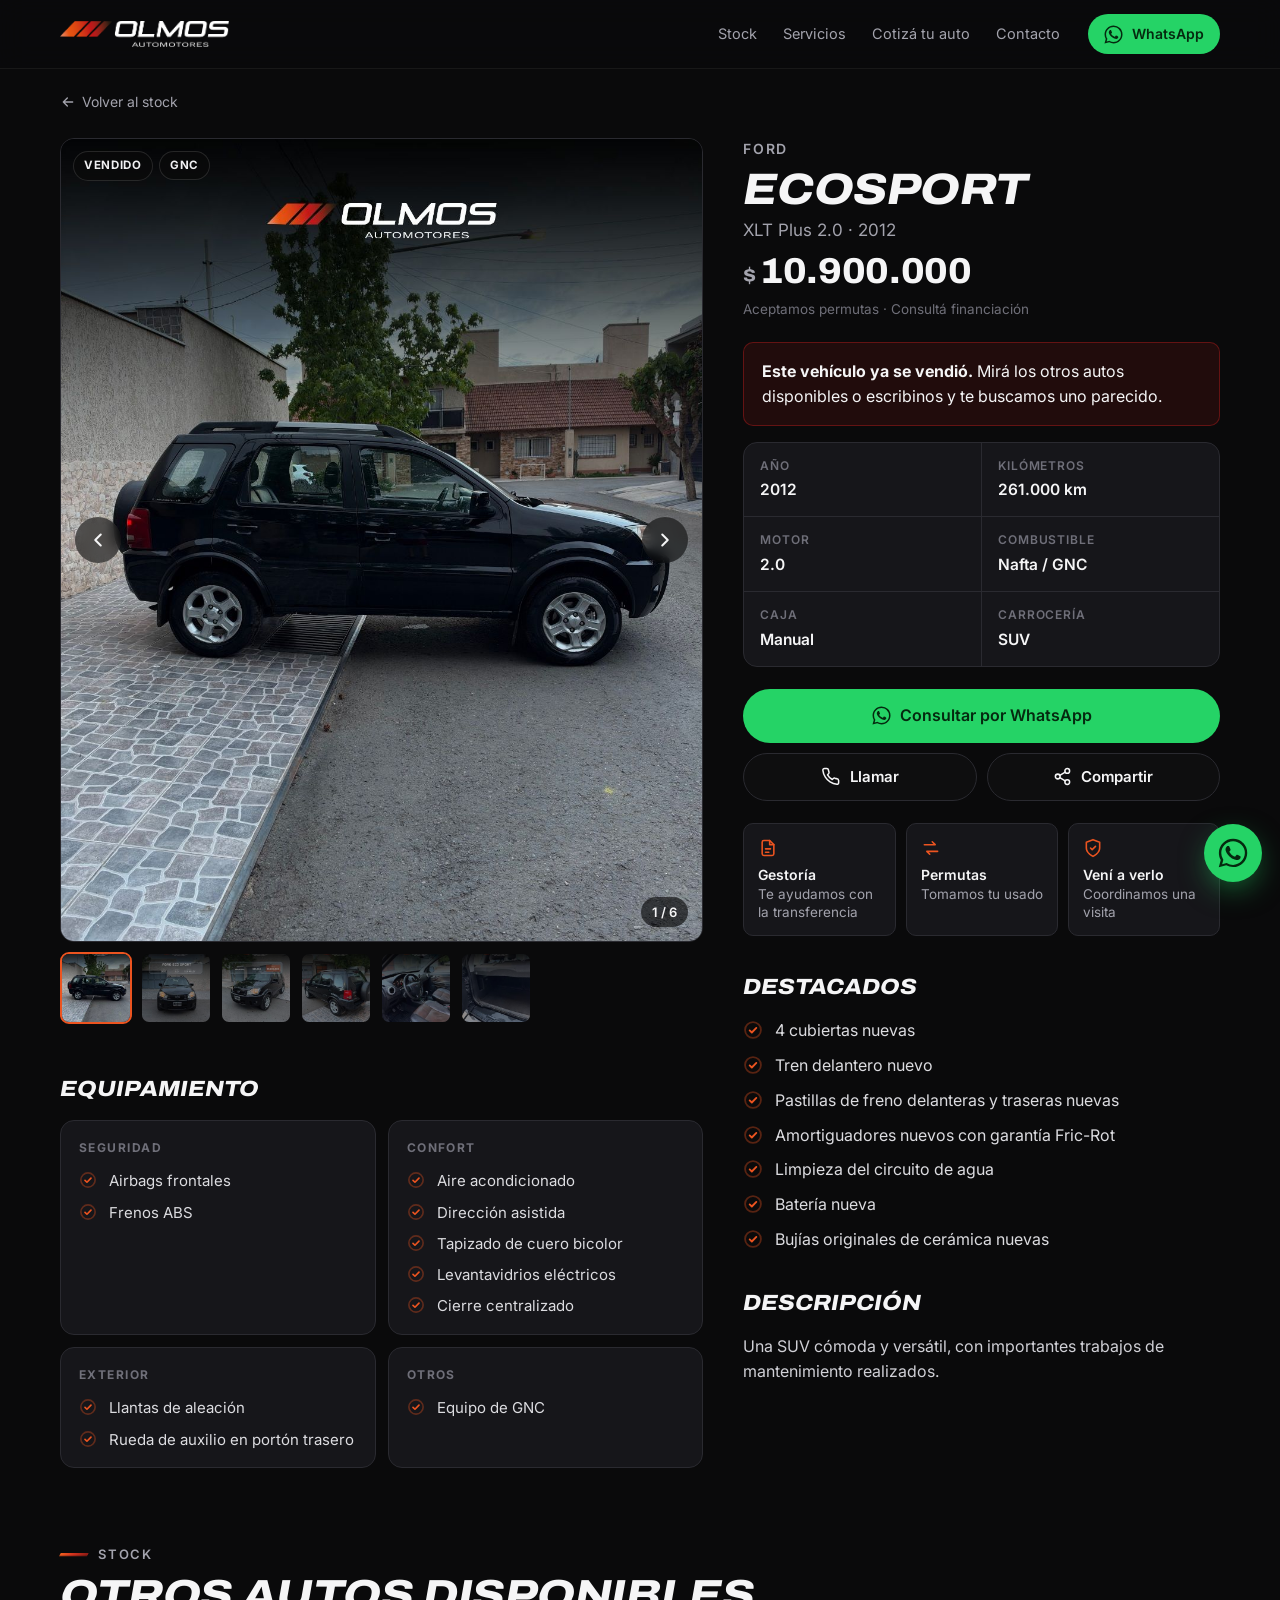
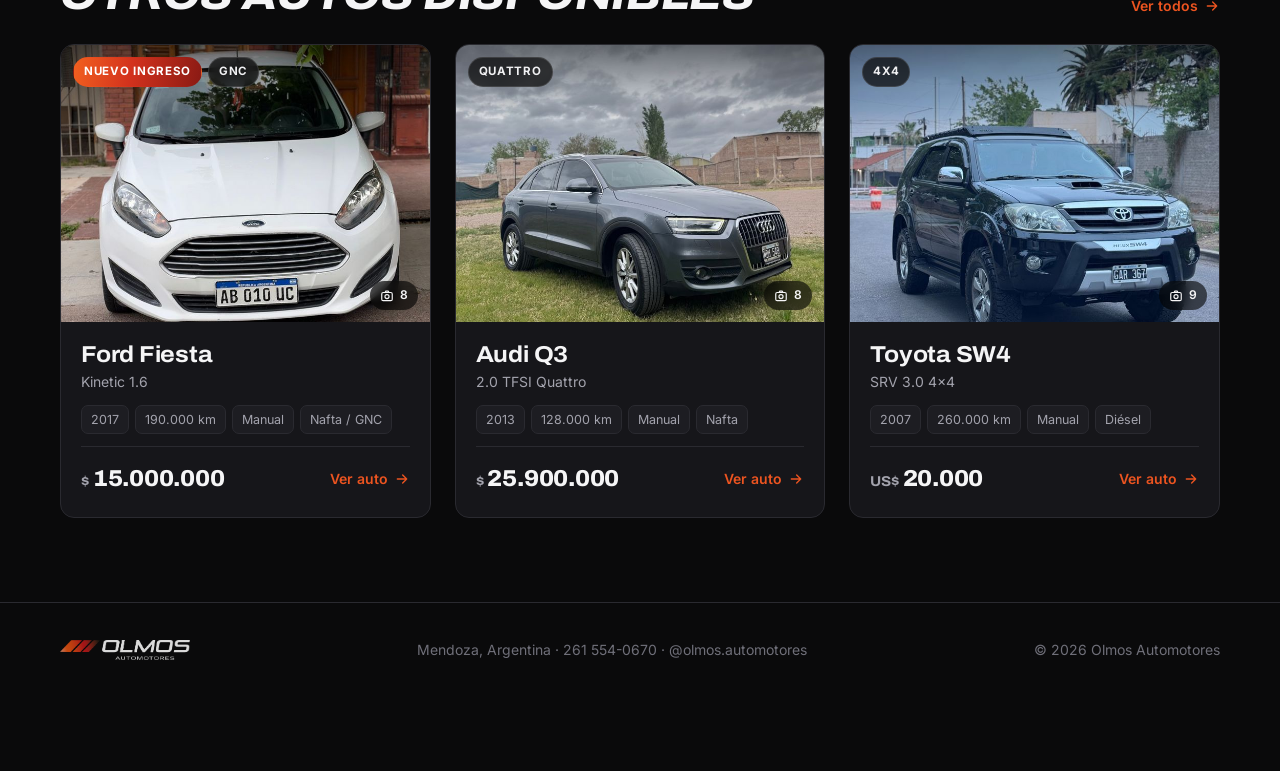
<file: a/ford-ecosport-xlt-plus-2012/index.html>
<!DOCTYPE html>
<html lang="es-AR">
<head>
<meta charset="utf-8">
<meta name="viewport" content="width=device-width,initial-scale=1,viewport-fit=cover">
<title>Ford EcoSport XLT Plus 2.0 2012 · Olmos Automotores</title>
<meta name="description" content="Ford EcoSport XLT Plus 2.0 2012 · 261.000 km · $ 10.900.000. Una SUV cómoda y versátil, con importantes trabajos de mantenimiento realizados.">
<meta name="theme-color" content="#0a0a0b">
<meta name="wa" content="5492615540670">
<link rel="canonical" href="https://olmosautomotores.github.io/a/ford-ecosport-xlt-plus-2012/">
<meta property="og:type" content="website">
<meta property="og:site_name" content="Olmos Automotores">
<meta property="og:title" content="Ford EcoSport XLT Plus 2.0 2012 · Olmos Automotores">
<meta property="og:description" content="Ford EcoSport XLT Plus 2.0 2012 · 261.000 km · $ 10.900.000. Una SUV cómoda y versátil, con importantes trabajos de mantenimiento realizados.">
<meta property="og:url" content="https://olmosautomotores.github.io/a/ford-ecosport-xlt-plus-2012/">
<meta property="og:image" content="https://olmosautomotores.github.io/fotos/ford-ecosport-xlt-plus-2012/m/1.jpg">
<meta property="og:locale" content="es_AR">
<meta name="twitter:card" content="summary_large_image">
<link rel="icon" type="image/png" href="../../assets/icono.png">
<link rel="apple-touch-icon" href="../../assets/apple-touch-icon.png">
<link rel="preconnect" href="https://fonts.googleapis.com"><link rel="preconnect" href="https://fonts.gstatic.com" crossorigin><link href="https://fonts.googleapis.com/css2?family=Archivo:ital,wdth,wght@0,62..125,600..800;1,62..125,600..800&family=Inter:wght@400;500;600;700&display=swap" rel="stylesheet">
<link rel="stylesheet" href="../../assets/style.css?v=18">
</head>
<body>
<header class="top"><div class="wrap">
  <a class="brand" href="../../" aria-label="Olmos Automotores — inicio"><img src="../../assets/logo-blanco.png" alt="Olmos Automotores" width="774" height="119"></a>
  <nav class="nav" aria-label="Principal"><a href="../../#stock">Stock</a><a href="../../#servicios">Servicios</a><a href="../../#cotizar">Cotizá tu auto</a><a href="../../#contacto">Contacto</a></nav>
  <a class="btn btn-wa btn-sm" href="https://wa.me/5492615540670?text=Hola%21%20Quer%C3%ADa%20hacer%20una%20consulta." target="_blank" rel="noopener" aria-label="WhatsApp"><svg viewBox="0 0 24 24" fill="currentColor" aria-hidden="true"><path d="M17.47 14.38c-.3-.15-1.75-.86-2.02-.96-.27-.1-.47-.15-.67.15-.2.3-.77.96-.94 1.16-.17.2-.35.22-.64.07-.3-.15-1.25-.46-2.38-1.47-.88-.79-1.47-1.76-1.65-2.06-.17-.3-.02-.46.13-.6.13-.14.3-.35.45-.52.15-.18.2-.3.3-.5.1-.2.05-.37-.03-.52-.07-.15-.67-1.6-.92-2.2-.24-.58-.49-.5-.67-.5h-.57c-.2 0-.52.07-.8.37-.27.3-1.04 1.02-1.04 2.48s1.07 2.88 1.21 3.08c.15.2 2.1 3.2 5.08 4.49.71.3 1.26.49 1.7.63.71.22 1.36.19 1.87.12.57-.09 1.75-.72 2-1.41.25-.7.25-1.29.17-1.41-.07-.13-.27-.2-.57-.35M12.05 21.5h-.01a9.4 9.4 0 0 1-4.8-1.31l-.34-.2-3.57.93.95-3.48-.22-.36a9.4 9.4 0 0 1-1.44-5.02c0-5.2 4.23-9.43 9.44-9.43 2.52 0 4.89.98 6.67 2.77a9.37 9.37 0 0 1 2.76 6.67c0 5.2-4.23 9.43-9.44 9.43M20.08 3.9A11.3 11.3 0 0 0 12.05.58C5.79.58.7 5.67.7 11.92c0 2 .52 3.95 1.52 5.67L.6 23.42l5.96-1.56a11.3 11.3 0 0 0 5.48 1.4h.01c6.25 0 11.34-5.1 11.34-11.35 0-3.03-1.18-5.88-3.32-8.02"/></svg><span>WhatsApp</span></a>
</div></header>
<main>
<div class="wrap"><div class="crumb"><a href="../../#stock"><svg viewBox="0 0 24 24" fill="none" stroke="currentColor" stroke-width="2" stroke-linecap="round" stroke-linejoin="round" aria-hidden="true"><path d="M19 12H5M11 18l-6-6 6-6"/></svg> Volver al stock</a></div>
<div class="detail">
  <div class="gallery">
    <div class="stage"><div class="tags"><span class="badge">Vendido</span><span class="badge">GNC</span></div><div class="track"><img src="../../fotos/ford-ecosport-xlt-plus-2012/1.jpg" data-full="../../fotos/ford-ecosport-xlt-plus-2012/1.jpg" alt="Ford EcoSport XLT Plus 2.0 2012 — foto 1" width="1080" height="1350"  draggable="false"><img src="../../fotos/ford-ecosport-xlt-plus-2012/2.jpg" data-full="../../fotos/ford-ecosport-xlt-plus-2012/2.jpg" alt="Ford EcoSport XLT Plus 2.0 2012 — foto 2" width="1080" height="1350" loading="lazy" draggable="false"><img src="../../fotos/ford-ecosport-xlt-plus-2012/3.jpg" data-full="../../fotos/ford-ecosport-xlt-plus-2012/3.jpg" alt="Ford EcoSport XLT Plus 2.0 2012 — foto 3" width="1080" height="1350" loading="lazy" draggable="false"><img src="../../fotos/ford-ecosport-xlt-plus-2012/4.jpg" data-full="../../fotos/ford-ecosport-xlt-plus-2012/4.jpg" alt="Ford EcoSport XLT Plus 2.0 2012 — foto 4" width="1080" height="1350" loading="lazy" draggable="false"><img src="../../fotos/ford-ecosport-xlt-plus-2012/5.jpg" data-full="../../fotos/ford-ecosport-xlt-plus-2012/5.jpg" alt="Ford EcoSport XLT Plus 2.0 2012 — foto 5" width="1080" height="1350" loading="lazy" draggable="false"><img src="../../fotos/ford-ecosport-xlt-plus-2012/6.jpg" data-full="../../fotos/ford-ecosport-xlt-plus-2012/6.jpg" alt="Ford EcoSport XLT Plus 2.0 2012 — foto 6" width="1080" height="1350" loading="lazy" draggable="false"></div>
      <button class="arrow prev" type="button" aria-label="Foto anterior"><svg viewBox="0 0 24 24" fill="none" stroke="currentColor" stroke-width="2.2" stroke-linecap="round" stroke-linejoin="round" aria-hidden="true"><path d="m15 18-6-6 6-6"/></svg></button><button class="arrow next" type="button" aria-label="Foto siguiente"><svg viewBox="0 0 24 24" fill="none" stroke="currentColor" stroke-width="2.2" stroke-linecap="round" stroke-linejoin="round" aria-hidden="true"><path d="m9 18 6-6-6-6"/></svg></button>
      <span class="counter"></span></div>
    <div class="thumbs"><button type="button" aria-label="Foto 1"><img src="../../fotos/ford-ecosport-xlt-plus-2012/t/1.jpg" alt="" loading="lazy" width="220" height="275"></button><button type="button" aria-label="Foto 2"><img src="../../fotos/ford-ecosport-xlt-plus-2012/t/2.jpg" alt="" loading="lazy" width="220" height="275"></button><button type="button" aria-label="Foto 3"><img src="../../fotos/ford-ecosport-xlt-plus-2012/t/3.jpg" alt="" loading="lazy" width="220" height="275"></button><button type="button" aria-label="Foto 4"><img src="../../fotos/ford-ecosport-xlt-plus-2012/t/4.jpg" alt="" loading="lazy" width="220" height="275"></button><button type="button" aria-label="Foto 5"><img src="../../fotos/ford-ecosport-xlt-plus-2012/t/5.jpg" alt="" loading="lazy" width="220" height="275"></button><button type="button" aria-label="Foto 6"><img src="../../fotos/ford-ecosport-xlt-plus-2012/t/6.jpg" alt="" loading="lazy" width="220" height="275"></button></div>
  </div>
  <div class="info">
    <div class="mk">Ford</div>
    <h1>EcoSport</h1>
    <p class="ver">XLT Plus 2.0 · 2012</p>
    <span class="price"><small>$</small>10.900.000</span>
    <p class="note">Aceptamos permutas · Consultá financiación</p>
    <div class="sold"><b>Este vehículo ya se vendió.</b> Mirá los otros autos disponibles o escribinos y te buscamos uno parecido.</div>
    <div class="sheet"><div><small>Año</small><b>2012</b></div><div><small>Kilómetros</small><b>261.000 km</b></div><div><small>Motor</small><b>2.0</b></div><div><small>Combustible</small><b>Nafta / GNC</b></div><div><small>Caja</small><b>Manual</b></div><div><small>Carrocería</small><b>SUV</b></div></div>
    <div class="actions" id="acciones">
      <a class="btn btn-wa" href="https://wa.me/5492615540670?text=Hola%21%20Vi%20el%20Ford%20EcoSport%20XLT%20Plus%202.0%202012%20en%20la%20p%C3%A1gina%20de%20Olmos%20Automotores%20%28%24%2010.900.000%29.%20%C2%BFSigue%20disponible%3F%0Ahttps%3A//olmosautomotores.github.io/a/ford-ecosport-xlt-plus-2012/" target="_blank" rel="noopener"><svg viewBox="0 0 24 24" fill="currentColor" aria-hidden="true"><path d="M17.47 14.38c-.3-.15-1.75-.86-2.02-.96-.27-.1-.47-.15-.67.15-.2.3-.77.96-.94 1.16-.17.2-.35.22-.64.07-.3-.15-1.25-.46-2.38-1.47-.88-.79-1.47-1.76-1.65-2.06-.17-.3-.02-.46.13-.6.13-.14.3-.35.45-.52.15-.18.2-.3.3-.5.1-.2.05-.37-.03-.52-.07-.15-.67-1.6-.92-2.2-.24-.58-.49-.5-.67-.5h-.57c-.2 0-.52.07-.8.37-.27.3-1.04 1.02-1.04 2.48s1.07 2.88 1.21 3.08c.15.2 2.1 3.2 5.08 4.49.71.3 1.26.49 1.7.63.71.22 1.36.19 1.87.12.57-.09 1.75-.72 2-1.41.25-.7.25-1.29.17-1.41-.07-.13-.27-.2-.57-.35M12.05 21.5h-.01a9.4 9.4 0 0 1-4.8-1.31l-.34-.2-3.57.93.95-3.48-.22-.36a9.4 9.4 0 0 1-1.44-5.02c0-5.2 4.23-9.43 9.44-9.43 2.52 0 4.89.98 6.67 2.77a9.37 9.37 0 0 1 2.76 6.67c0 5.2-4.23 9.43-9.44 9.43M20.08 3.9A11.3 11.3 0 0 0 12.05.58C5.79.58.7 5.67.7 11.92c0 2 .52 3.95 1.52 5.67L.6 23.42l5.96-1.56a11.3 11.3 0 0 0 5.48 1.4h.01c6.25 0 11.34-5.1 11.34-11.35 0-3.03-1.18-5.88-3.32-8.02"/></svg> Consultar por WhatsApp</a>
      <div class="row"><a class="btn btn-ghost" href="tel:+5492615540670"><svg viewBox="0 0 24 24" fill="none" stroke="currentColor" stroke-width="1.9" stroke-linecap="round" stroke-linejoin="round" aria-hidden="true"><path d="M21 16.9v3a2 2 0 0 1-2.2 2 19.8 19.8 0 0 1-8.6-3.1 19.5 19.5 0 0 1-6-6A19.8 19.8 0 0 1 1.1 4.2 2 2 0 0 1 3.1 2h3a2 2 0 0 1 2 1.7c.1.9.4 1.8.7 2.7a2 2 0 0 1-.5 2.1L7 9.8a16 16 0 0 0 6 6l1.3-1.3a2 2 0 0 1 2.1-.4c.9.3 1.8.6 2.7.7a2 2 0 0 1 1.7 2z"/></svg> Llamar</a><button class="btn btn-ghost" type="button" data-share><svg viewBox="0 0 24 24" fill="none" stroke="currentColor" stroke-width="1.9" stroke-linecap="round" stroke-linejoin="round" aria-hidden="true"><circle cx="18" cy="5" r="3"/><circle cx="6" cy="12" r="3"/><circle cx="18" cy="19" r="3"/><path d="m8.6 13.5 6.8 4M15.4 6.5l-6.8 4"/></svg> Compartir</button></div>
    </div>
    <div class="trust">
      <div><svg viewBox="0 0 24 24" fill="none" stroke="currentColor" stroke-width="1.9" stroke-linecap="round" stroke-linejoin="round" aria-hidden="true"><path d="M14 3H7a2 2 0 0 0-2 2v14a2 2 0 0 0 2 2h10a2 2 0 0 0 2-2V8z"/><path d="M14 3v5h5M9 13h6M9 17h4"/></svg><span><b>Gestoría</b>Te ayudamos con la transferencia</span></div>
      <div><svg viewBox="0 0 24 24" fill="none" stroke="currentColor" stroke-width="1.9" stroke-linecap="round" stroke-linejoin="round" aria-hidden="true"><path d="M4 8h13l-3.5-3.5M20 16H7l3.5 3.5"/></svg><span><b>Permutas</b>Tomamos tu usado</span></div>
      <div><svg viewBox="0 0 24 24" fill="none" stroke="currentColor" stroke-width="1.9" stroke-linecap="round" stroke-linejoin="round" aria-hidden="true"><path d="M12 22s8-4 8-10V5l-8-3-8 3v7c0 6 8 10 8 10z"/><path d="m9 12 2 2 4-4"/></svg><span><b>Vení a verlo</b>Coordinamos una visita</span></div>
    </div>
    <div class="block"><h2>Destacados</h2><ul class="checks"><li><svg viewBox="0 0 24 24" fill="none" stroke="currentColor" stroke-width="2.2" stroke-linecap="round" stroke-linejoin="round" aria-hidden="true"><circle cx="12" cy="12" r="9.5" opacity=".35"/><path d="m8 12.5 2.6 2.5L16 9.5"/></svg><span>4 cubiertas nuevas</span></li><li><svg viewBox="0 0 24 24" fill="none" stroke="currentColor" stroke-width="2.2" stroke-linecap="round" stroke-linejoin="round" aria-hidden="true"><circle cx="12" cy="12" r="9.5" opacity=".35"/><path d="m8 12.5 2.6 2.5L16 9.5"/></svg><span>Tren delantero nuevo</span></li><li><svg viewBox="0 0 24 24" fill="none" stroke="currentColor" stroke-width="2.2" stroke-linecap="round" stroke-linejoin="round" aria-hidden="true"><circle cx="12" cy="12" r="9.5" opacity=".35"/><path d="m8 12.5 2.6 2.5L16 9.5"/></svg><span>Pastillas de freno delanteras y traseras nuevas</span></li><li><svg viewBox="0 0 24 24" fill="none" stroke="currentColor" stroke-width="2.2" stroke-linecap="round" stroke-linejoin="round" aria-hidden="true"><circle cx="12" cy="12" r="9.5" opacity=".35"/><path d="m8 12.5 2.6 2.5L16 9.5"/></svg><span>Amortiguadores nuevos con garantía Fric-Rot</span></li><li><svg viewBox="0 0 24 24" fill="none" stroke="currentColor" stroke-width="2.2" stroke-linecap="round" stroke-linejoin="round" aria-hidden="true"><circle cx="12" cy="12" r="9.5" opacity=".35"/><path d="m8 12.5 2.6 2.5L16 9.5"/></svg><span>Limpieza del circuito de agua</span></li><li><svg viewBox="0 0 24 24" fill="none" stroke="currentColor" stroke-width="2.2" stroke-linecap="round" stroke-linejoin="round" aria-hidden="true"><circle cx="12" cy="12" r="9.5" opacity=".35"/><path d="m8 12.5 2.6 2.5L16 9.5"/></svg><span>Batería nueva</span></li><li><svg viewBox="0 0 24 24" fill="none" stroke="currentColor" stroke-width="2.2" stroke-linecap="round" stroke-linejoin="round" aria-hidden="true"><circle cx="12" cy="12" r="9.5" opacity=".35"/><path d="m8 12.5 2.6 2.5L16 9.5"/></svg><span>Bujías originales de cerámica nuevas</span></li></ul></div>
    <div class="block"><h2>Descripción</h2><p class="desc">Una SUV cómoda y versátil, con importantes trabajos de mantenimiento realizados.</p></div>
  </div>
  <section class="equip"><h2>Equipamiento</h2><div class="eq-grid"><div class="eq-g"><h3>Seguridad</h3><ul class="checks"><li><svg viewBox="0 0 24 24" fill="none" stroke="currentColor" stroke-width="2.2" stroke-linecap="round" stroke-linejoin="round" aria-hidden="true"><circle cx="12" cy="12" r="9.5" opacity=".35"/><path d="m8 12.5 2.6 2.5L16 9.5"/></svg><span>Airbags frontales</span></li><li><svg viewBox="0 0 24 24" fill="none" stroke="currentColor" stroke-width="2.2" stroke-linecap="round" stroke-linejoin="round" aria-hidden="true"><circle cx="12" cy="12" r="9.5" opacity=".35"/><path d="m8 12.5 2.6 2.5L16 9.5"/></svg><span>Frenos ABS</span></li></ul></div><div class="eq-g"><h3>Confort</h3><ul class="checks"><li><svg viewBox="0 0 24 24" fill="none" stroke="currentColor" stroke-width="2.2" stroke-linecap="round" stroke-linejoin="round" aria-hidden="true"><circle cx="12" cy="12" r="9.5" opacity=".35"/><path d="m8 12.5 2.6 2.5L16 9.5"/></svg><span>Aire acondicionado</span></li><li><svg viewBox="0 0 24 24" fill="none" stroke="currentColor" stroke-width="2.2" stroke-linecap="round" stroke-linejoin="round" aria-hidden="true"><circle cx="12" cy="12" r="9.5" opacity=".35"/><path d="m8 12.5 2.6 2.5L16 9.5"/></svg><span>Dirección asistida</span></li><li><svg viewBox="0 0 24 24" fill="none" stroke="currentColor" stroke-width="2.2" stroke-linecap="round" stroke-linejoin="round" aria-hidden="true"><circle cx="12" cy="12" r="9.5" opacity=".35"/><path d="m8 12.5 2.6 2.5L16 9.5"/></svg><span>Tapizado de cuero bicolor</span></li><li><svg viewBox="0 0 24 24" fill="none" stroke="currentColor" stroke-width="2.2" stroke-linecap="round" stroke-linejoin="round" aria-hidden="true"><circle cx="12" cy="12" r="9.5" opacity=".35"/><path d="m8 12.5 2.6 2.5L16 9.5"/></svg><span>Levantavidrios eléctricos</span></li><li><svg viewBox="0 0 24 24" fill="none" stroke="currentColor" stroke-width="2.2" stroke-linecap="round" stroke-linejoin="round" aria-hidden="true"><circle cx="12" cy="12" r="9.5" opacity=".35"/><path d="m8 12.5 2.6 2.5L16 9.5"/></svg><span>Cierre centralizado</span></li></ul></div><div class="eq-g"><h3>Exterior</h3><ul class="checks"><li><svg viewBox="0 0 24 24" fill="none" stroke="currentColor" stroke-width="2.2" stroke-linecap="round" stroke-linejoin="round" aria-hidden="true"><circle cx="12" cy="12" r="9.5" opacity=".35"/><path d="m8 12.5 2.6 2.5L16 9.5"/></svg><span>Llantas de aleación</span></li><li><svg viewBox="0 0 24 24" fill="none" stroke="currentColor" stroke-width="2.2" stroke-linecap="round" stroke-linejoin="round" aria-hidden="true"><circle cx="12" cy="12" r="9.5" opacity=".35"/><path d="m8 12.5 2.6 2.5L16 9.5"/></svg><span>Rueda de auxilio en portón trasero</span></li></ul></div><div class="eq-g"><h3>Otros</h3><ul class="checks"><li><svg viewBox="0 0 24 24" fill="none" stroke="currentColor" stroke-width="2.2" stroke-linecap="round" stroke-linejoin="round" aria-hidden="true"><circle cx="12" cy="12" r="9.5" opacity=".35"/><path d="m8 12.5 2.6 2.5L16 9.5"/></svg><span>Equipo de GNC</span></li></ul></div></div></section>
</div></div>
<section class="sec" style="padding-top:0"><div class="wrap"><div class="sec-head"><div><span class="eyebrow">Stock</span><h2>Otros autos disponibles</h2></div><a class="go" href="../../#stock">Ver todos <svg viewBox="0 0 24 24" fill="none" stroke="currentColor" stroke-width="2" stroke-linecap="round" stroke-linejoin="round" aria-hidden="true"><path d="M5 12h14M13 6l6 6-6 6"/></svg></a></div><div class="grid"><a class="card" href="../../a/ford-fiesta-kinetic-2017/" data-tipo="hatchback" data-txt="ford fiesta kinetic 1.6 2017 nafta / gnc manual hatchback " data-anio="2017" data-km="190000" data-fecha="20261031">
  <div class="ph"><img src="../../fotos/ford-fiesta-kinetic-2017/m/1.jpg" alt="Ford Fiesta Kinetic 1.6 2017" loading="lazy" width="720" height="900"><div class="tags"><span class="badge new">Nuevo ingreso</span><span class="badge">GNC</span></div><span class="nph"><svg viewBox="0 0 24 24" fill="none" stroke="currentColor" stroke-width="2" stroke-linecap="round" stroke-linejoin="round" aria-hidden="true"><rect x="3" y="6" width="18" height="14" rx="2.5"/><circle cx="12" cy="13" r="3.5"/><path d="M8.5 6 10 3.5h4L15.5 6"/></svg>8</span></div>
  <div class="bd">
    <div><h3>Ford Fiesta</h3><div class="ver">Kinetic 1.6</div></div>
    <div class="specs"><span>2017</span><span>190.000 km</span><span>Manual</span><span>Nafta / GNC</span></div>
    <div class="ft"><span class="price"><small>$</small>15.000.000</span><span class="go">Ver auto <svg viewBox="0 0 24 24" fill="none" stroke="currentColor" stroke-width="2" stroke-linecap="round" stroke-linejoin="round" aria-hidden="true"><path d="M5 12h14M13 6l6 6-6 6"/></svg></span></div>
  </div>
</a><a class="card" href="../../a/audi-q3-2013/" data-tipo="suv" data-txt="audi q3 2.0 tfsi quattro 2013 nafta manual suv integral (quattro)" data-anio="2013" data-km="128000" data-fecha="20261010">
  <div class="ph"><img src="../../fotos/audi-q3-2013/m/1.jpg" alt="Audi Q3 2.0 TFSI Quattro 2013" loading="lazy" width="720" height="900"><div class="tags"><span class="badge">Quattro</span></div><span class="nph"><svg viewBox="0 0 24 24" fill="none" stroke="currentColor" stroke-width="2" stroke-linecap="round" stroke-linejoin="round" aria-hidden="true"><rect x="3" y="6" width="18" height="14" rx="2.5"/><circle cx="12" cy="13" r="3.5"/><path d="M8.5 6 10 3.5h4L15.5 6"/></svg>8</span></div>
  <div class="bd">
    <div><h3>Audi Q3</h3><div class="ver">2.0 TFSI Quattro</div></div>
    <div class="specs"><span>2013</span><span>128.000 km</span><span>Manual</span><span>Nafta</span></div>
    <div class="ft"><span class="price"><small>$</small>25.900.000</span><span class="go">Ver auto <svg viewBox="0 0 24 24" fill="none" stroke="currentColor" stroke-width="2" stroke-linecap="round" stroke-linejoin="round" aria-hidden="true"><path d="M5 12h14M13 6l6 6-6 6"/></svg></span></div>
  </div>
</a><a class="card" href="../../a/toyota-sw4-srv-2007/" data-tipo="suv" data-txt="toyota sw4 srv 3.0 4x4 2007 diesel manual suv 4x4" data-anio="2007" data-km="260000" data-fecha="20261010">
  <div class="ph"><img src="../../fotos/toyota-sw4-srv-2007/m/1.jpg" alt="Toyota SW4 SRV 3.0 4x4 2007" loading="lazy" width="720" height="900"><div class="tags"><span class="badge">4x4</span></div><span class="nph"><svg viewBox="0 0 24 24" fill="none" stroke="currentColor" stroke-width="2" stroke-linecap="round" stroke-linejoin="round" aria-hidden="true"><rect x="3" y="6" width="18" height="14" rx="2.5"/><circle cx="12" cy="13" r="3.5"/><path d="M8.5 6 10 3.5h4L15.5 6"/></svg>9</span></div>
  <div class="bd">
    <div><h3>Toyota SW4</h3><div class="ver">SRV 3.0 4x4</div></div>
    <div class="specs"><span>2007</span><span>260.000 km</span><span>Manual</span><span>Diésel</span></div>
    <div class="ft"><span class="price"><small>US$</small>20.000</span><span class="go">Ver auto <svg viewBox="0 0 24 24" fill="none" stroke="currentColor" stroke-width="2" stroke-linecap="round" stroke-linejoin="round" aria-hidden="true"><path d="M5 12h14M13 6l6 6-6 6"/></svg></span></div>
  </div>
</a></div></div></section>
</main>
<div class="bar" aria-hidden="true"><div><small>Ford EcoSport 2012</small><span class="price"><small>$</small>10.900.000</span></div><a class="btn btn-wa" href="https://wa.me/5492615540670?text=Hola%21%20Vi%20el%20Ford%20EcoSport%20XLT%20Plus%202.0%202012%20en%20la%20p%C3%A1gina%20de%20Olmos%20Automotores%20%28%24%2010.900.000%29.%20%C2%BFSigue%20disponible%3F%0Ahttps%3A//olmosautomotores.github.io/a/ford-ecosport-xlt-plus-2012/" target="_blank" rel="noopener" tabindex="-1"><svg viewBox="0 0 24 24" fill="currentColor" aria-hidden="true"><path d="M17.47 14.38c-.3-.15-1.75-.86-2.02-.96-.27-.1-.47-.15-.67.15-.2.3-.77.96-.94 1.16-.17.2-.35.22-.64.07-.3-.15-1.25-.46-2.38-1.47-.88-.79-1.47-1.76-1.65-2.06-.17-.3-.02-.46.13-.6.13-.14.3-.35.45-.52.15-.18.2-.3.3-.5.1-.2.05-.37-.03-.52-.07-.15-.67-1.6-.92-2.2-.24-.58-.49-.5-.67-.5h-.57c-.2 0-.52.07-.8.37-.27.3-1.04 1.02-1.04 2.48s1.07 2.88 1.21 3.08c.15.2 2.1 3.2 5.08 4.49.71.3 1.26.49 1.7.63.71.22 1.36.19 1.87.12.57-.09 1.75-.72 2-1.41.25-.7.25-1.29.17-1.41-.07-.13-.27-.2-.57-.35M12.05 21.5h-.01a9.4 9.4 0 0 1-4.8-1.31l-.34-.2-3.57.93.95-3.48-.22-.36a9.4 9.4 0 0 1-1.44-5.02c0-5.2 4.23-9.43 9.44-9.43 2.52 0 4.89.98 6.67 2.77a9.37 9.37 0 0 1 2.76 6.67c0 5.2-4.23 9.43-9.44 9.43M20.08 3.9A11.3 11.3 0 0 0 12.05.58C5.79.58.7 5.67.7 11.92c0 2 .52 3.95 1.52 5.67L.6 23.42l5.96-1.56a11.3 11.3 0 0 0 5.48 1.4h.01c6.25 0 11.34-5.1 11.34-11.35 0-3.03-1.18-5.88-3.32-8.02"/></svg> Consultar</a></div>
<div class="lb" role="dialog" aria-label="Fotos"><img alt=""><button class="x" type="button" aria-label="Cerrar"><svg viewBox="0 0 24 24" fill="none" stroke="currentColor" stroke-width="2.2" stroke-linecap="round" aria-hidden="true"><path d="M18 6 6 18M6 6l12 12"/></svg></button><button class="arrow prev" type="button" aria-label="Anterior"><svg viewBox="0 0 24 24" fill="none" stroke="currentColor" stroke-width="2.2" stroke-linecap="round" stroke-linejoin="round" aria-hidden="true"><path d="m15 18-6-6 6-6"/></svg></button><button class="arrow next" type="button" aria-label="Siguiente"><svg viewBox="0 0 24 24" fill="none" stroke="currentColor" stroke-width="2.2" stroke-linecap="round" stroke-linejoin="round" aria-hidden="true"><path d="m9 18 6-6-6-6"/></svg></button><span class="counter"></span></div>
<footer class="foot"><div class="wrap">
  <img src="../../assets/logo-blanco.png" alt="Olmos Automotores" width="774" height="119" loading="lazy">
  <div>Mendoza, Argentina · <a href="tel:+5492615540670">261 554-0670</a> · <a href="https://instagram.com/olmos.automotores" target="_blank" rel="noopener">@olmos.automotores</a></div>
  <div>© 2026 Olmos Automotores</div>
</div></footer>
<a class="fab" href="https://wa.me/5492615540670?text=Hola%21%20Vi%20el%20Ford%20EcoSport%20XLT%20Plus%202.0%202012%20en%20la%20p%C3%A1gina%20de%20Olmos%20Automotores%20%28%24%2010.900.000%29.%20%C2%BFSigue%20disponible%3F%0Ahttps%3A//olmosautomotores.github.io/a/ford-ecosport-xlt-plus-2012/" target="_blank" rel="noopener" aria-label="Escribinos por WhatsApp"><svg viewBox="0 0 24 24" fill="currentColor" aria-hidden="true"><path d="M17.47 14.38c-.3-.15-1.75-.86-2.02-.96-.27-.1-.47-.15-.67.15-.2.3-.77.96-.94 1.16-.17.2-.35.22-.64.07-.3-.15-1.25-.46-2.38-1.47-.88-.79-1.47-1.76-1.65-2.06-.17-.3-.02-.46.13-.6.13-.14.3-.35.45-.52.15-.18.2-.3.3-.5.1-.2.05-.37-.03-.52-.07-.15-.67-1.6-.92-2.2-.24-.58-.49-.5-.67-.5h-.57c-.2 0-.52.07-.8.37-.27.3-1.04 1.02-1.04 2.48s1.07 2.88 1.21 3.08c.15.2 2.1 3.2 5.08 4.49.71.3 1.26.49 1.7.63.71.22 1.36.19 1.87.12.57-.09 1.75-.72 2-1.41.25-.7.25-1.29.17-1.41-.07-.13-.27-.2-.57-.35M12.05 21.5h-.01a9.4 9.4 0 0 1-4.8-1.31l-.34-.2-3.57.93.95-3.48-.22-.36a9.4 9.4 0 0 1-1.44-5.02c0-5.2 4.23-9.43 9.44-9.43 2.52 0 4.89.98 6.67 2.77a9.37 9.37 0 0 1 2.76 6.67c0 5.2-4.23 9.43-9.44 9.43M20.08 3.9A11.3 11.3 0 0 0 12.05.58C5.79.58.7 5.67.7 11.92c0 2 .52 3.95 1.52 5.67L.6 23.42l5.96-1.56a11.3 11.3 0 0 0 5.48 1.4h.01c6.25 0 11.34-5.1 11.34-11.35 0-3.03-1.18-5.88-3.32-8.02"/></svg></a>
<script src="../../assets/app.js?v=18" defer></script>
</body>
</html>
</file>
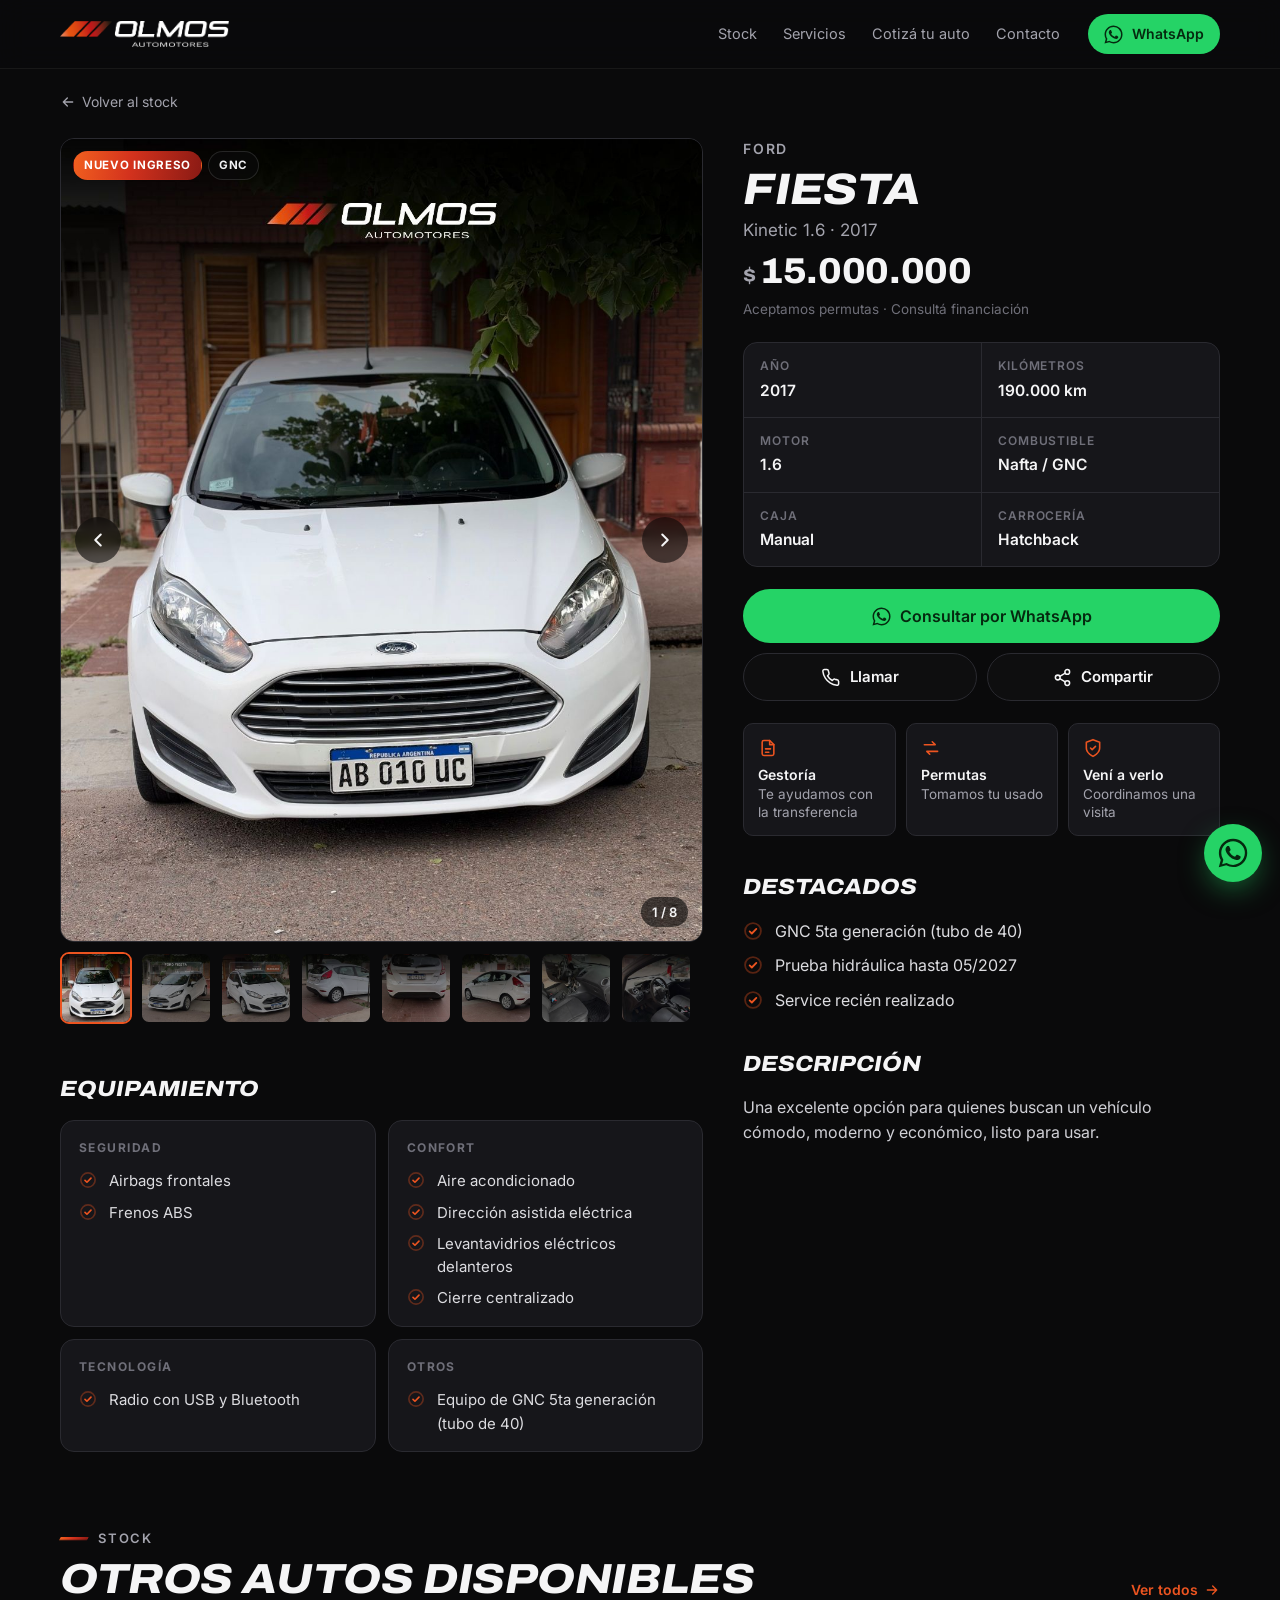
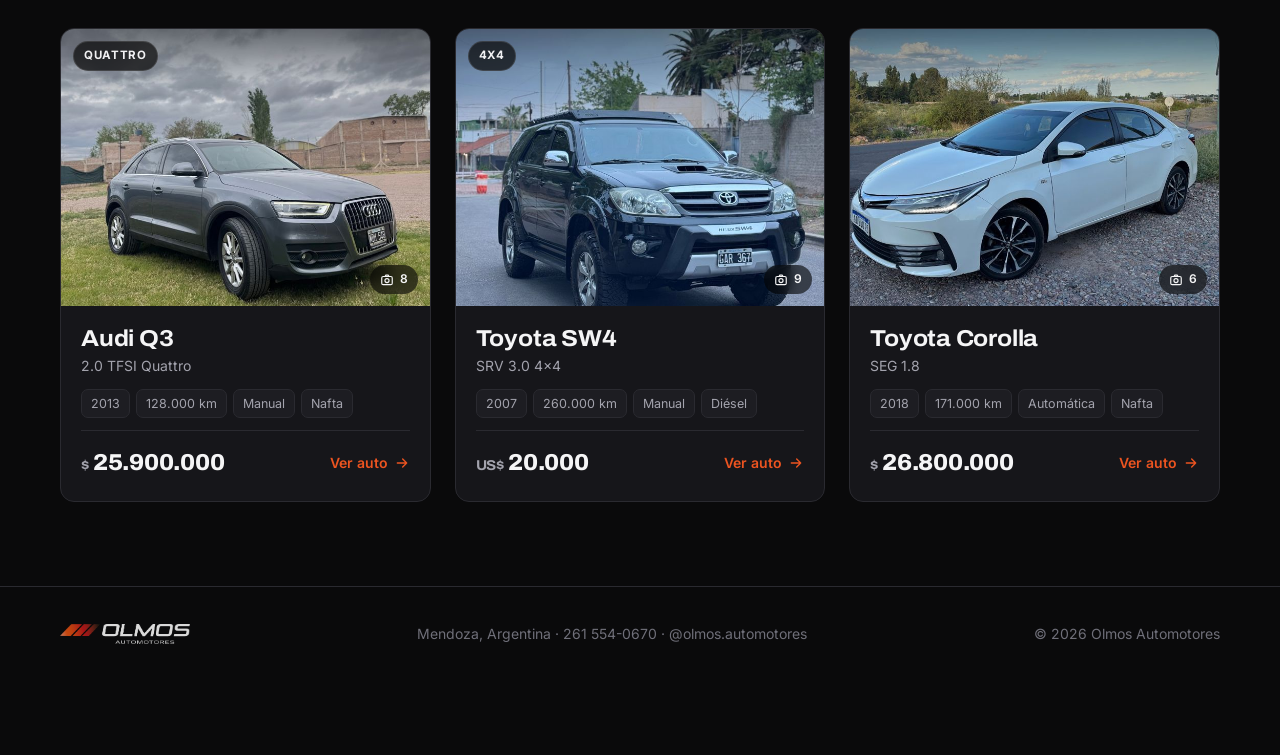
<file: a/ford-fiesta-kinetic-2017/index.html>
<!DOCTYPE html>
<html lang="es-AR">
<head>
<meta charset="utf-8">
<meta name="viewport" content="width=device-width,initial-scale=1,viewport-fit=cover">
<title>Ford Fiesta Kinetic 1.6 2017 · Olmos Automotores</title>
<meta name="description" content="Ford Fiesta Kinetic 1.6 2017 · 190.000 km · $ 15.000.000. Una excelente opción para quienes buscan un vehículo cómodo, moderno y económico, listo para usar.">
<meta name="theme-color" content="#0a0a0b">
<meta name="wa" content="5492615540670">
<link rel="canonical" href="https://olmosautomotores.github.io/a/ford-fiesta-kinetic-2017/">
<meta property="og:type" content="website">
<meta property="og:site_name" content="Olmos Automotores">
<meta property="og:title" content="Ford Fiesta Kinetic 1.6 2017 · Olmos Automotores">
<meta property="og:description" content="Ford Fiesta Kinetic 1.6 2017 · 190.000 km · $ 15.000.000. Una excelente opción para quienes buscan un vehículo cómodo, moderno y económico, listo para usar.">
<meta property="og:url" content="https://olmosautomotores.github.io/a/ford-fiesta-kinetic-2017/">
<meta property="og:image" content="https://olmosautomotores.github.io/fotos/ford-fiesta-kinetic-2017/m/1.jpg">
<meta property="og:locale" content="es_AR">
<meta name="twitter:card" content="summary_large_image">
<link rel="icon" type="image/png" href="../../assets/icono.png">
<link rel="apple-touch-icon" href="../../assets/apple-touch-icon.png">
<link rel="preconnect" href="https://fonts.googleapis.com"><link rel="preconnect" href="https://fonts.gstatic.com" crossorigin><link href="https://fonts.googleapis.com/css2?family=Archivo:ital,wdth,wght@0,62..125,600..800;1,62..125,600..800&family=Inter:wght@400;500;600;700&display=swap" rel="stylesheet">
<link rel="stylesheet" href="../../assets/style.css?v=18">
</head>
<body>
<header class="top"><div class="wrap">
  <a class="brand" href="../../" aria-label="Olmos Automotores — inicio"><img src="../../assets/logo-blanco.png" alt="Olmos Automotores" width="774" height="119"></a>
  <nav class="nav" aria-label="Principal"><a href="../../#stock">Stock</a><a href="../../#servicios">Servicios</a><a href="../../#cotizar">Cotizá tu auto</a><a href="../../#contacto">Contacto</a></nav>
  <a class="btn btn-wa btn-sm" href="https://wa.me/5492615540670?text=Hola%21%20Quer%C3%ADa%20hacer%20una%20consulta." target="_blank" rel="noopener" aria-label="WhatsApp"><svg viewBox="0 0 24 24" fill="currentColor" aria-hidden="true"><path d="M17.47 14.38c-.3-.15-1.75-.86-2.02-.96-.27-.1-.47-.15-.67.15-.2.3-.77.96-.94 1.16-.17.2-.35.22-.64.07-.3-.15-1.25-.46-2.38-1.47-.88-.79-1.47-1.76-1.65-2.06-.17-.3-.02-.46.13-.6.13-.14.3-.35.45-.52.15-.18.2-.3.3-.5.1-.2.05-.37-.03-.52-.07-.15-.67-1.6-.92-2.2-.24-.58-.49-.5-.67-.5h-.57c-.2 0-.52.07-.8.37-.27.3-1.04 1.02-1.04 2.48s1.07 2.88 1.21 3.08c.15.2 2.1 3.2 5.08 4.49.71.3 1.26.49 1.7.63.71.22 1.36.19 1.87.12.57-.09 1.75-.72 2-1.41.25-.7.25-1.29.17-1.41-.07-.13-.27-.2-.57-.35M12.05 21.5h-.01a9.4 9.4 0 0 1-4.8-1.31l-.34-.2-3.57.93.95-3.48-.22-.36a9.4 9.4 0 0 1-1.44-5.02c0-5.2 4.23-9.43 9.44-9.43 2.52 0 4.89.98 6.67 2.77a9.37 9.37 0 0 1 2.76 6.67c0 5.2-4.23 9.43-9.44 9.43M20.08 3.9A11.3 11.3 0 0 0 12.05.58C5.79.58.7 5.67.7 11.92c0 2 .52 3.95 1.52 5.67L.6 23.42l5.96-1.56a11.3 11.3 0 0 0 5.48 1.4h.01c6.25 0 11.34-5.1 11.34-11.35 0-3.03-1.18-5.88-3.32-8.02"/></svg><span>WhatsApp</span></a>
</div></header>
<main>
<div class="wrap"><div class="crumb"><a href="../../#stock"><svg viewBox="0 0 24 24" fill="none" stroke="currentColor" stroke-width="2" stroke-linecap="round" stroke-linejoin="round" aria-hidden="true"><path d="M19 12H5M11 18l-6-6 6-6"/></svg> Volver al stock</a></div>
<div class="detail">
  <div class="gallery">
    <div class="stage"><div class="tags"><span class="badge new">Nuevo ingreso</span><span class="badge">GNC</span></div><div class="track"><img src="../../fotos/ford-fiesta-kinetic-2017/1.jpg" data-full="../../fotos/ford-fiesta-kinetic-2017/1.jpg" alt="Ford Fiesta Kinetic 1.6 2017 — foto 1" width="1080" height="1350"  draggable="false"><img src="../../fotos/ford-fiesta-kinetic-2017/2.jpg" data-full="../../fotos/ford-fiesta-kinetic-2017/2.jpg" alt="Ford Fiesta Kinetic 1.6 2017 — foto 2" width="1080" height="1350" loading="lazy" draggable="false"><img src="../../fotos/ford-fiesta-kinetic-2017/3.jpg" data-full="../../fotos/ford-fiesta-kinetic-2017/3.jpg" alt="Ford Fiesta Kinetic 1.6 2017 — foto 3" width="1080" height="1350" loading="lazy" draggable="false"><img src="../../fotos/ford-fiesta-kinetic-2017/4.jpg" data-full="../../fotos/ford-fiesta-kinetic-2017/4.jpg" alt="Ford Fiesta Kinetic 1.6 2017 — foto 4" width="1080" height="1350" loading="lazy" draggable="false"><img src="../../fotos/ford-fiesta-kinetic-2017/5.jpg" data-full="../../fotos/ford-fiesta-kinetic-2017/5.jpg" alt="Ford Fiesta Kinetic 1.6 2017 — foto 5" width="1080" height="1350" loading="lazy" draggable="false"><img src="../../fotos/ford-fiesta-kinetic-2017/6.jpg" data-full="../../fotos/ford-fiesta-kinetic-2017/6.jpg" alt="Ford Fiesta Kinetic 1.6 2017 — foto 6" width="1080" height="1350" loading="lazy" draggable="false"><img src="../../fotos/ford-fiesta-kinetic-2017/7.jpg" data-full="../../fotos/ford-fiesta-kinetic-2017/7.jpg" alt="Ford Fiesta Kinetic 1.6 2017 — foto 7" width="1080" height="1350" loading="lazy" draggable="false"><img src="../../fotos/ford-fiesta-kinetic-2017/8.jpg" data-full="../../fotos/ford-fiesta-kinetic-2017/8.jpg" alt="Ford Fiesta Kinetic 1.6 2017 — foto 8" width="1080" height="1350" loading="lazy" draggable="false"></div>
      <button class="arrow prev" type="button" aria-label="Foto anterior"><svg viewBox="0 0 24 24" fill="none" stroke="currentColor" stroke-width="2.2" stroke-linecap="round" stroke-linejoin="round" aria-hidden="true"><path d="m15 18-6-6 6-6"/></svg></button><button class="arrow next" type="button" aria-label="Foto siguiente"><svg viewBox="0 0 24 24" fill="none" stroke="currentColor" stroke-width="2.2" stroke-linecap="round" stroke-linejoin="round" aria-hidden="true"><path d="m9 18 6-6-6-6"/></svg></button>
      <span class="counter"></span></div>
    <div class="thumbs"><button type="button" aria-label="Foto 1"><img src="../../fotos/ford-fiesta-kinetic-2017/t/1.jpg" alt="" loading="lazy" width="220" height="275"></button><button type="button" aria-label="Foto 2"><img src="../../fotos/ford-fiesta-kinetic-2017/t/2.jpg" alt="" loading="lazy" width="220" height="275"></button><button type="button" aria-label="Foto 3"><img src="../../fotos/ford-fiesta-kinetic-2017/t/3.jpg" alt="" loading="lazy" width="220" height="275"></button><button type="button" aria-label="Foto 4"><img src="../../fotos/ford-fiesta-kinetic-2017/t/4.jpg" alt="" loading="lazy" width="220" height="275"></button><button type="button" aria-label="Foto 5"><img src="../../fotos/ford-fiesta-kinetic-2017/t/5.jpg" alt="" loading="lazy" width="220" height="275"></button><button type="button" aria-label="Foto 6"><img src="../../fotos/ford-fiesta-kinetic-2017/t/6.jpg" alt="" loading="lazy" width="220" height="275"></button><button type="button" aria-label="Foto 7"><img src="../../fotos/ford-fiesta-kinetic-2017/t/7.jpg" alt="" loading="lazy" width="220" height="275"></button><button type="button" aria-label="Foto 8"><img src="../../fotos/ford-fiesta-kinetic-2017/t/8.jpg" alt="" loading="lazy" width="220" height="275"></button></div>
  </div>
  <div class="info">
    <div class="mk">Ford</div>
    <h1>Fiesta</h1>
    <p class="ver">Kinetic 1.6 · 2017</p>
    <span class="price"><small>$</small>15.000.000</span>
    <p class="note">Aceptamos permutas · Consultá financiación</p>
    
    <div class="sheet"><div><small>Año</small><b>2017</b></div><div><small>Kilómetros</small><b>190.000 km</b></div><div><small>Motor</small><b>1.6</b></div><div><small>Combustible</small><b>Nafta / GNC</b></div><div><small>Caja</small><b>Manual</b></div><div><small>Carrocería</small><b>Hatchback</b></div></div>
    <div class="actions" id="acciones">
      <a class="btn btn-wa" href="https://wa.me/5492615540670?text=Hola%21%20Vi%20el%20Ford%20Fiesta%20Kinetic%201.6%202017%20en%20la%20p%C3%A1gina%20de%20Olmos%20Automotores%20%28%24%2015.000.000%29.%20%C2%BFSigue%20disponible%3F%0Ahttps%3A//olmosautomotores.github.io/a/ford-fiesta-kinetic-2017/" target="_blank" rel="noopener"><svg viewBox="0 0 24 24" fill="currentColor" aria-hidden="true"><path d="M17.47 14.38c-.3-.15-1.75-.86-2.02-.96-.27-.1-.47-.15-.67.15-.2.3-.77.96-.94 1.16-.17.2-.35.22-.64.07-.3-.15-1.25-.46-2.38-1.47-.88-.79-1.47-1.76-1.65-2.06-.17-.3-.02-.46.13-.6.13-.14.3-.35.45-.52.15-.18.2-.3.3-.5.1-.2.05-.37-.03-.52-.07-.15-.67-1.6-.92-2.2-.24-.58-.49-.5-.67-.5h-.57c-.2 0-.52.07-.8.37-.27.3-1.04 1.02-1.04 2.48s1.07 2.88 1.21 3.08c.15.2 2.1 3.2 5.08 4.49.71.3 1.26.49 1.7.63.71.22 1.36.19 1.87.12.57-.09 1.75-.72 2-1.41.25-.7.25-1.29.17-1.41-.07-.13-.27-.2-.57-.35M12.05 21.5h-.01a9.4 9.4 0 0 1-4.8-1.31l-.34-.2-3.57.93.95-3.48-.22-.36a9.4 9.4 0 0 1-1.44-5.02c0-5.2 4.23-9.43 9.44-9.43 2.52 0 4.89.98 6.67 2.77a9.37 9.37 0 0 1 2.76 6.67c0 5.2-4.23 9.43-9.44 9.43M20.08 3.9A11.3 11.3 0 0 0 12.05.58C5.79.58.7 5.67.7 11.92c0 2 .52 3.95 1.52 5.67L.6 23.42l5.96-1.56a11.3 11.3 0 0 0 5.48 1.4h.01c6.25 0 11.34-5.1 11.34-11.35 0-3.03-1.18-5.88-3.32-8.02"/></svg> Consultar por WhatsApp</a>
      <div class="row"><a class="btn btn-ghost" href="tel:+5492615540670"><svg viewBox="0 0 24 24" fill="none" stroke="currentColor" stroke-width="1.9" stroke-linecap="round" stroke-linejoin="round" aria-hidden="true"><path d="M21 16.9v3a2 2 0 0 1-2.2 2 19.8 19.8 0 0 1-8.6-3.1 19.5 19.5 0 0 1-6-6A19.8 19.8 0 0 1 1.1 4.2 2 2 0 0 1 3.1 2h3a2 2 0 0 1 2 1.7c.1.9.4 1.8.7 2.7a2 2 0 0 1-.5 2.1L7 9.8a16 16 0 0 0 6 6l1.3-1.3a2 2 0 0 1 2.1-.4c.9.3 1.8.6 2.7.7a2 2 0 0 1 1.7 2z"/></svg> Llamar</a><button class="btn btn-ghost" type="button" data-share><svg viewBox="0 0 24 24" fill="none" stroke="currentColor" stroke-width="1.9" stroke-linecap="round" stroke-linejoin="round" aria-hidden="true"><circle cx="18" cy="5" r="3"/><circle cx="6" cy="12" r="3"/><circle cx="18" cy="19" r="3"/><path d="m8.6 13.5 6.8 4M15.4 6.5l-6.8 4"/></svg> Compartir</button></div>
    </div>
    <div class="trust">
      <div><svg viewBox="0 0 24 24" fill="none" stroke="currentColor" stroke-width="1.9" stroke-linecap="round" stroke-linejoin="round" aria-hidden="true"><path d="M14 3H7a2 2 0 0 0-2 2v14a2 2 0 0 0 2 2h10a2 2 0 0 0 2-2V8z"/><path d="M14 3v5h5M9 13h6M9 17h4"/></svg><span><b>Gestoría</b>Te ayudamos con la transferencia</span></div>
      <div><svg viewBox="0 0 24 24" fill="none" stroke="currentColor" stroke-width="1.9" stroke-linecap="round" stroke-linejoin="round" aria-hidden="true"><path d="M4 8h13l-3.5-3.5M20 16H7l3.5 3.5"/></svg><span><b>Permutas</b>Tomamos tu usado</span></div>
      <div><svg viewBox="0 0 24 24" fill="none" stroke="currentColor" stroke-width="1.9" stroke-linecap="round" stroke-linejoin="round" aria-hidden="true"><path d="M12 22s8-4 8-10V5l-8-3-8 3v7c0 6 8 10 8 10z"/><path d="m9 12 2 2 4-4"/></svg><span><b>Vení a verlo</b>Coordinamos una visita</span></div>
    </div>
    <div class="block"><h2>Destacados</h2><ul class="checks"><li><svg viewBox="0 0 24 24" fill="none" stroke="currentColor" stroke-width="2.2" stroke-linecap="round" stroke-linejoin="round" aria-hidden="true"><circle cx="12" cy="12" r="9.5" opacity=".35"/><path d="m8 12.5 2.6 2.5L16 9.5"/></svg><span>GNC 5ta generación (tubo de 40)</span></li><li><svg viewBox="0 0 24 24" fill="none" stroke="currentColor" stroke-width="2.2" stroke-linecap="round" stroke-linejoin="round" aria-hidden="true"><circle cx="12" cy="12" r="9.5" opacity=".35"/><path d="m8 12.5 2.6 2.5L16 9.5"/></svg><span>Prueba hidráulica hasta 05/2027</span></li><li><svg viewBox="0 0 24 24" fill="none" stroke="currentColor" stroke-width="2.2" stroke-linecap="round" stroke-linejoin="round" aria-hidden="true"><circle cx="12" cy="12" r="9.5" opacity=".35"/><path d="m8 12.5 2.6 2.5L16 9.5"/></svg><span>Service recién realizado</span></li></ul></div>
    <div class="block"><h2>Descripción</h2><p class="desc">Una excelente opción para quienes buscan un vehículo cómodo, moderno y económico, listo para usar.</p></div>
  </div>
  <section class="equip"><h2>Equipamiento</h2><div class="eq-grid"><div class="eq-g"><h3>Seguridad</h3><ul class="checks"><li><svg viewBox="0 0 24 24" fill="none" stroke="currentColor" stroke-width="2.2" stroke-linecap="round" stroke-linejoin="round" aria-hidden="true"><circle cx="12" cy="12" r="9.5" opacity=".35"/><path d="m8 12.5 2.6 2.5L16 9.5"/></svg><span>Airbags frontales</span></li><li><svg viewBox="0 0 24 24" fill="none" stroke="currentColor" stroke-width="2.2" stroke-linecap="round" stroke-linejoin="round" aria-hidden="true"><circle cx="12" cy="12" r="9.5" opacity=".35"/><path d="m8 12.5 2.6 2.5L16 9.5"/></svg><span>Frenos ABS</span></li></ul></div><div class="eq-g"><h3>Confort</h3><ul class="checks"><li><svg viewBox="0 0 24 24" fill="none" stroke="currentColor" stroke-width="2.2" stroke-linecap="round" stroke-linejoin="round" aria-hidden="true"><circle cx="12" cy="12" r="9.5" opacity=".35"/><path d="m8 12.5 2.6 2.5L16 9.5"/></svg><span>Aire acondicionado</span></li><li><svg viewBox="0 0 24 24" fill="none" stroke="currentColor" stroke-width="2.2" stroke-linecap="round" stroke-linejoin="round" aria-hidden="true"><circle cx="12" cy="12" r="9.5" opacity=".35"/><path d="m8 12.5 2.6 2.5L16 9.5"/></svg><span>Dirección asistida eléctrica</span></li><li><svg viewBox="0 0 24 24" fill="none" stroke="currentColor" stroke-width="2.2" stroke-linecap="round" stroke-linejoin="round" aria-hidden="true"><circle cx="12" cy="12" r="9.5" opacity=".35"/><path d="m8 12.5 2.6 2.5L16 9.5"/></svg><span>Levantavidrios eléctricos delanteros</span></li><li><svg viewBox="0 0 24 24" fill="none" stroke="currentColor" stroke-width="2.2" stroke-linecap="round" stroke-linejoin="round" aria-hidden="true"><circle cx="12" cy="12" r="9.5" opacity=".35"/><path d="m8 12.5 2.6 2.5L16 9.5"/></svg><span>Cierre centralizado</span></li></ul></div><div class="eq-g"><h3>Tecnología</h3><ul class="checks"><li><svg viewBox="0 0 24 24" fill="none" stroke="currentColor" stroke-width="2.2" stroke-linecap="round" stroke-linejoin="round" aria-hidden="true"><circle cx="12" cy="12" r="9.5" opacity=".35"/><path d="m8 12.5 2.6 2.5L16 9.5"/></svg><span>Radio con USB y Bluetooth</span></li></ul></div><div class="eq-g"><h3>Otros</h3><ul class="checks"><li><svg viewBox="0 0 24 24" fill="none" stroke="currentColor" stroke-width="2.2" stroke-linecap="round" stroke-linejoin="round" aria-hidden="true"><circle cx="12" cy="12" r="9.5" opacity=".35"/><path d="m8 12.5 2.6 2.5L16 9.5"/></svg><span>Equipo de GNC 5ta generación (tubo de 40)</span></li></ul></div></div></section>
</div></div>
<section class="sec" style="padding-top:0"><div class="wrap"><div class="sec-head"><div><span class="eyebrow">Stock</span><h2>Otros autos disponibles</h2></div><a class="go" href="../../#stock">Ver todos <svg viewBox="0 0 24 24" fill="none" stroke="currentColor" stroke-width="2" stroke-linecap="round" stroke-linejoin="round" aria-hidden="true"><path d="M5 12h14M13 6l6 6-6 6"/></svg></a></div><div class="grid"><a class="card" href="../../a/audi-q3-2013/" data-tipo="suv" data-txt="audi q3 2.0 tfsi quattro 2013 nafta manual suv integral (quattro)" data-anio="2013" data-km="128000" data-fecha="20261010">
  <div class="ph"><img src="../../fotos/audi-q3-2013/m/1.jpg" alt="Audi Q3 2.0 TFSI Quattro 2013" loading="lazy" width="720" height="900"><div class="tags"><span class="badge">Quattro</span></div><span class="nph"><svg viewBox="0 0 24 24" fill="none" stroke="currentColor" stroke-width="2" stroke-linecap="round" stroke-linejoin="round" aria-hidden="true"><rect x="3" y="6" width="18" height="14" rx="2.5"/><circle cx="12" cy="13" r="3.5"/><path d="M8.5 6 10 3.5h4L15.5 6"/></svg>8</span></div>
  <div class="bd">
    <div><h3>Audi Q3</h3><div class="ver">2.0 TFSI Quattro</div></div>
    <div class="specs"><span>2013</span><span>128.000 km</span><span>Manual</span><span>Nafta</span></div>
    <div class="ft"><span class="price"><small>$</small>25.900.000</span><span class="go">Ver auto <svg viewBox="0 0 24 24" fill="none" stroke="currentColor" stroke-width="2" stroke-linecap="round" stroke-linejoin="round" aria-hidden="true"><path d="M5 12h14M13 6l6 6-6 6"/></svg></span></div>
  </div>
</a><a class="card" href="../../a/toyota-sw4-srv-2007/" data-tipo="suv" data-txt="toyota sw4 srv 3.0 4x4 2007 diesel manual suv 4x4" data-anio="2007" data-km="260000" data-fecha="20261010">
  <div class="ph"><img src="../../fotos/toyota-sw4-srv-2007/m/1.jpg" alt="Toyota SW4 SRV 3.0 4x4 2007" loading="lazy" width="720" height="900"><div class="tags"><span class="badge">4x4</span></div><span class="nph"><svg viewBox="0 0 24 24" fill="none" stroke="currentColor" stroke-width="2" stroke-linecap="round" stroke-linejoin="round" aria-hidden="true"><rect x="3" y="6" width="18" height="14" rx="2.5"/><circle cx="12" cy="13" r="3.5"/><path d="M8.5 6 10 3.5h4L15.5 6"/></svg>9</span></div>
  <div class="bd">
    <div><h3>Toyota SW4</h3><div class="ver">SRV 3.0 4x4</div></div>
    <div class="specs"><span>2007</span><span>260.000 km</span><span>Manual</span><span>Diésel</span></div>
    <div class="ft"><span class="price"><small>US$</small>20.000</span><span class="go">Ver auto <svg viewBox="0 0 24 24" fill="none" stroke="currentColor" stroke-width="2" stroke-linecap="round" stroke-linejoin="round" aria-hidden="true"><path d="M5 12h14M13 6l6 6-6 6"/></svg></span></div>
  </div>
</a><a class="card" href="../../a/toyota-corolla-seg-2018/" data-tipo="sedán" data-txt="toyota corolla seg 1.8 2018 nafta automatica sedan " data-anio="2018" data-km="171000" data-fecha="20260821">
  <div class="ph"><img src="../../fotos/toyota-corolla-seg-2018/m/1.jpg" alt="Toyota Corolla SEG 1.8 2018" loading="lazy" width="720" height="900"><span class="nph"><svg viewBox="0 0 24 24" fill="none" stroke="currentColor" stroke-width="2" stroke-linecap="round" stroke-linejoin="round" aria-hidden="true"><rect x="3" y="6" width="18" height="14" rx="2.5"/><circle cx="12" cy="13" r="3.5"/><path d="M8.5 6 10 3.5h4L15.5 6"/></svg>6</span></div>
  <div class="bd">
    <div><h3>Toyota Corolla</h3><div class="ver">SEG 1.8</div></div>
    <div class="specs"><span>2018</span><span>171.000 km</span><span>Automática</span><span>Nafta</span></div>
    <div class="ft"><span class="price"><small>$</small>26.800.000</span><span class="go">Ver auto <svg viewBox="0 0 24 24" fill="none" stroke="currentColor" stroke-width="2" stroke-linecap="round" stroke-linejoin="round" aria-hidden="true"><path d="M5 12h14M13 6l6 6-6 6"/></svg></span></div>
  </div>
</a></div></div></section>
</main>
<div class="bar" aria-hidden="true"><div><small>Ford Fiesta 2017</small><span class="price"><small>$</small>15.000.000</span></div><a class="btn btn-wa" href="https://wa.me/5492615540670?text=Hola%21%20Vi%20el%20Ford%20Fiesta%20Kinetic%201.6%202017%20en%20la%20p%C3%A1gina%20de%20Olmos%20Automotores%20%28%24%2015.000.000%29.%20%C2%BFSigue%20disponible%3F%0Ahttps%3A//olmosautomotores.github.io/a/ford-fiesta-kinetic-2017/" target="_blank" rel="noopener" tabindex="-1"><svg viewBox="0 0 24 24" fill="currentColor" aria-hidden="true"><path d="M17.47 14.38c-.3-.15-1.75-.86-2.02-.96-.27-.1-.47-.15-.67.15-.2.3-.77.96-.94 1.16-.17.2-.35.22-.64.07-.3-.15-1.25-.46-2.38-1.47-.88-.79-1.47-1.76-1.65-2.06-.17-.3-.02-.46.13-.6.13-.14.3-.35.45-.52.15-.18.2-.3.3-.5.1-.2.05-.37-.03-.52-.07-.15-.67-1.6-.92-2.2-.24-.58-.49-.5-.67-.5h-.57c-.2 0-.52.07-.8.37-.27.3-1.04 1.02-1.04 2.48s1.07 2.88 1.21 3.08c.15.2 2.1 3.2 5.08 4.49.71.3 1.26.49 1.7.63.71.22 1.36.19 1.87.12.57-.09 1.75-.72 2-1.41.25-.7.25-1.29.17-1.41-.07-.13-.27-.2-.57-.35M12.05 21.5h-.01a9.4 9.4 0 0 1-4.8-1.31l-.34-.2-3.57.93.95-3.48-.22-.36a9.4 9.4 0 0 1-1.44-5.02c0-5.2 4.23-9.43 9.44-9.43 2.52 0 4.89.98 6.67 2.77a9.37 9.37 0 0 1 2.76 6.67c0 5.2-4.23 9.43-9.44 9.43M20.08 3.9A11.3 11.3 0 0 0 12.05.58C5.79.58.7 5.67.7 11.92c0 2 .52 3.95 1.52 5.67L.6 23.42l5.96-1.56a11.3 11.3 0 0 0 5.48 1.4h.01c6.25 0 11.34-5.1 11.34-11.35 0-3.03-1.18-5.88-3.32-8.02"/></svg> Consultar</a></div>
<div class="lb" role="dialog" aria-label="Fotos"><img alt=""><button class="x" type="button" aria-label="Cerrar"><svg viewBox="0 0 24 24" fill="none" stroke="currentColor" stroke-width="2.2" stroke-linecap="round" aria-hidden="true"><path d="M18 6 6 18M6 6l12 12"/></svg></button><button class="arrow prev" type="button" aria-label="Anterior"><svg viewBox="0 0 24 24" fill="none" stroke="currentColor" stroke-width="2.2" stroke-linecap="round" stroke-linejoin="round" aria-hidden="true"><path d="m15 18-6-6 6-6"/></svg></button><button class="arrow next" type="button" aria-label="Siguiente"><svg viewBox="0 0 24 24" fill="none" stroke="currentColor" stroke-width="2.2" stroke-linecap="round" stroke-linejoin="round" aria-hidden="true"><path d="m9 18 6-6-6-6"/></svg></button><span class="counter"></span></div>
<footer class="foot"><div class="wrap">
  <img src="../../assets/logo-blanco.png" alt="Olmos Automotores" width="774" height="119" loading="lazy">
  <div>Mendoza, Argentina · <a href="tel:+5492615540670">261 554-0670</a> · <a href="https://instagram.com/olmos.automotores" target="_blank" rel="noopener">@olmos.automotores</a></div>
  <div>© 2026 Olmos Automotores</div>
</div></footer>
<a class="fab" href="https://wa.me/5492615540670?text=Hola%21%20Vi%20el%20Ford%20Fiesta%20Kinetic%201.6%202017%20en%20la%20p%C3%A1gina%20de%20Olmos%20Automotores%20%28%24%2015.000.000%29.%20%C2%BFSigue%20disponible%3F%0Ahttps%3A//olmosautomotores.github.io/a/ford-fiesta-kinetic-2017/" target="_blank" rel="noopener" aria-label="Escribinos por WhatsApp"><svg viewBox="0 0 24 24" fill="currentColor" aria-hidden="true"><path d="M17.47 14.38c-.3-.15-1.75-.86-2.02-.96-.27-.1-.47-.15-.67.15-.2.3-.77.96-.94 1.16-.17.2-.35.22-.64.07-.3-.15-1.25-.46-2.38-1.47-.88-.79-1.47-1.76-1.65-2.06-.17-.3-.02-.46.13-.6.13-.14.3-.35.45-.52.15-.18.2-.3.3-.5.1-.2.05-.37-.03-.52-.07-.15-.67-1.6-.92-2.2-.24-.58-.49-.5-.67-.5h-.57c-.2 0-.52.07-.8.37-.27.3-1.04 1.02-1.04 2.48s1.07 2.88 1.21 3.08c.15.2 2.1 3.2 5.08 4.49.71.3 1.26.49 1.7.63.71.22 1.36.19 1.87.12.57-.09 1.75-.72 2-1.41.25-.7.25-1.29.17-1.41-.07-.13-.27-.2-.57-.35M12.05 21.5h-.01a9.4 9.4 0 0 1-4.8-1.31l-.34-.2-3.57.93.95-3.48-.22-.36a9.4 9.4 0 0 1-1.44-5.02c0-5.2 4.23-9.43 9.44-9.43 2.52 0 4.89.98 6.67 2.77a9.37 9.37 0 0 1 2.76 6.67c0 5.2-4.23 9.43-9.44 9.43M20.08 3.9A11.3 11.3 0 0 0 12.05.58C5.79.58.7 5.67.7 11.92c0 2 .52 3.95 1.52 5.67L.6 23.42l5.96-1.56a11.3 11.3 0 0 0 5.48 1.4h.01c6.25 0 11.34-5.1 11.34-11.35 0-3.03-1.18-5.88-3.32-8.02"/></svg></a>
<script src="../../assets/app.js?v=18" defer></script>
</body>
</html>
</file>
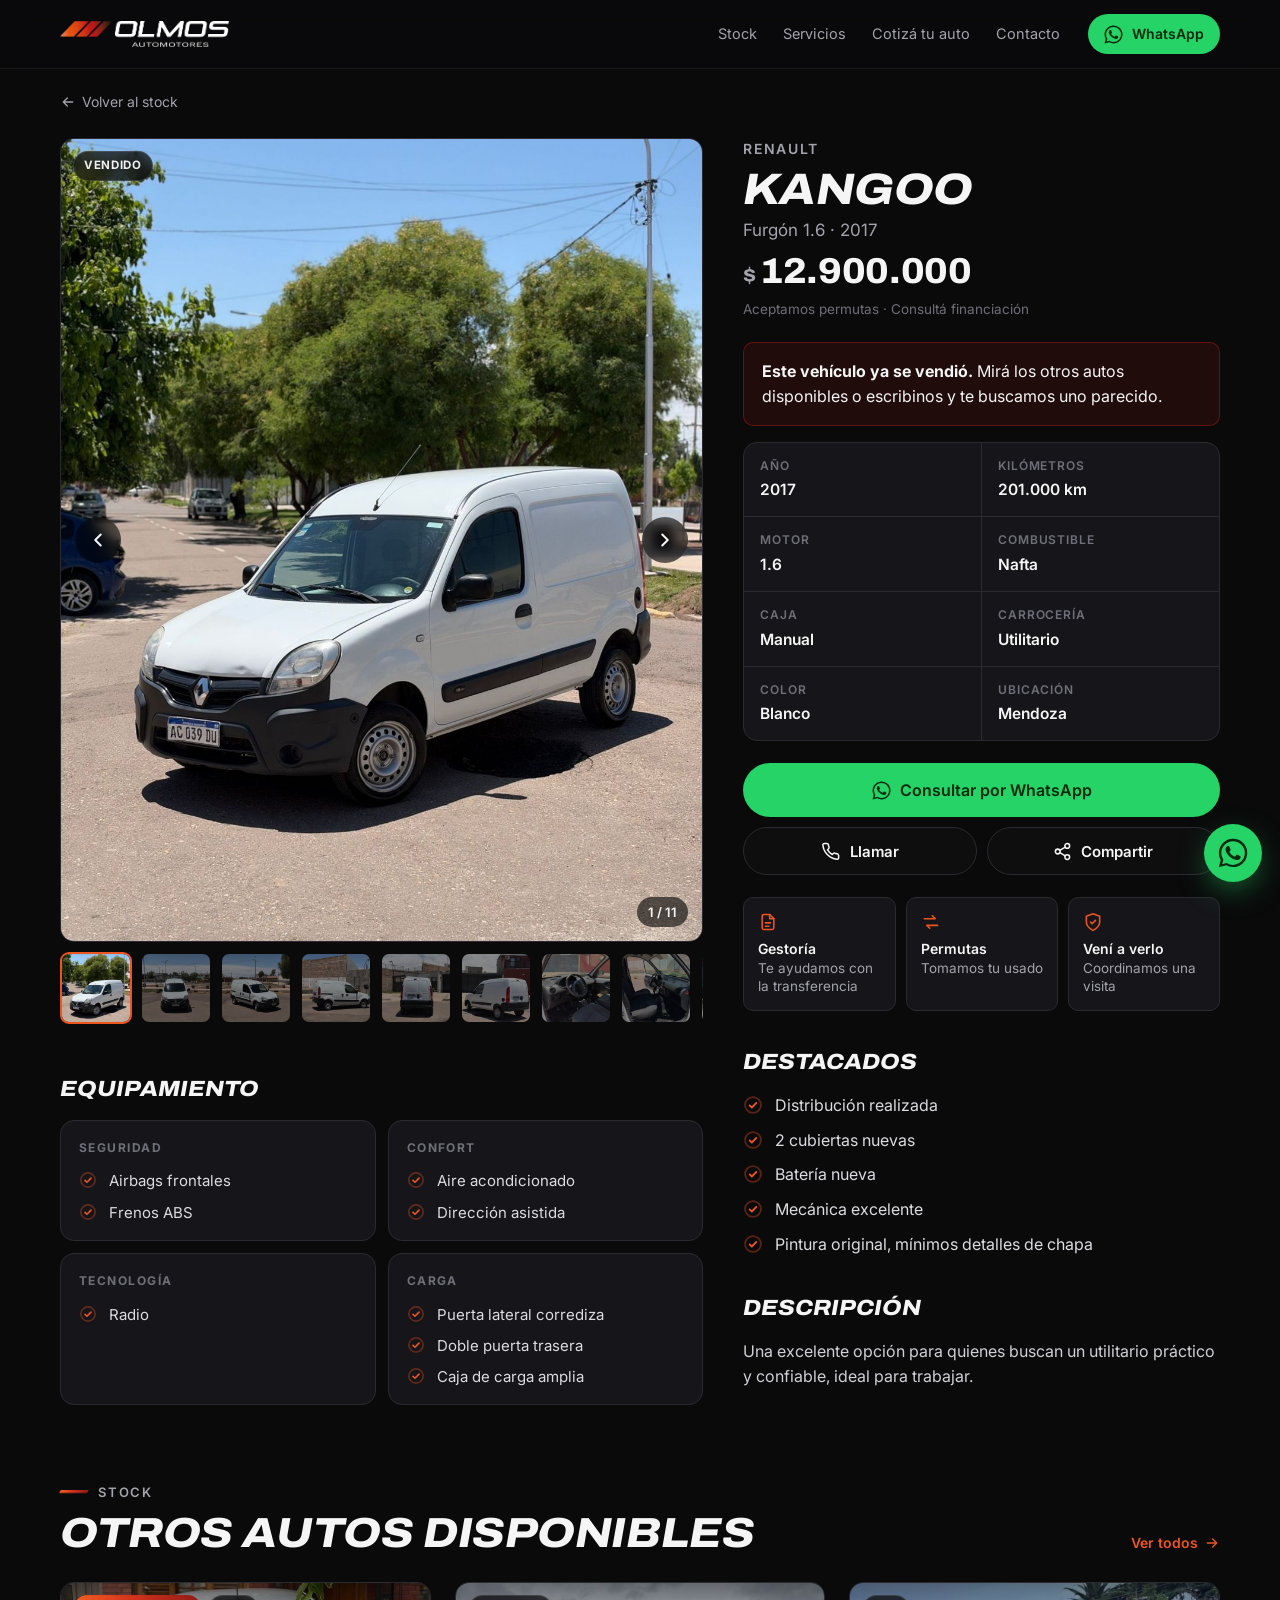
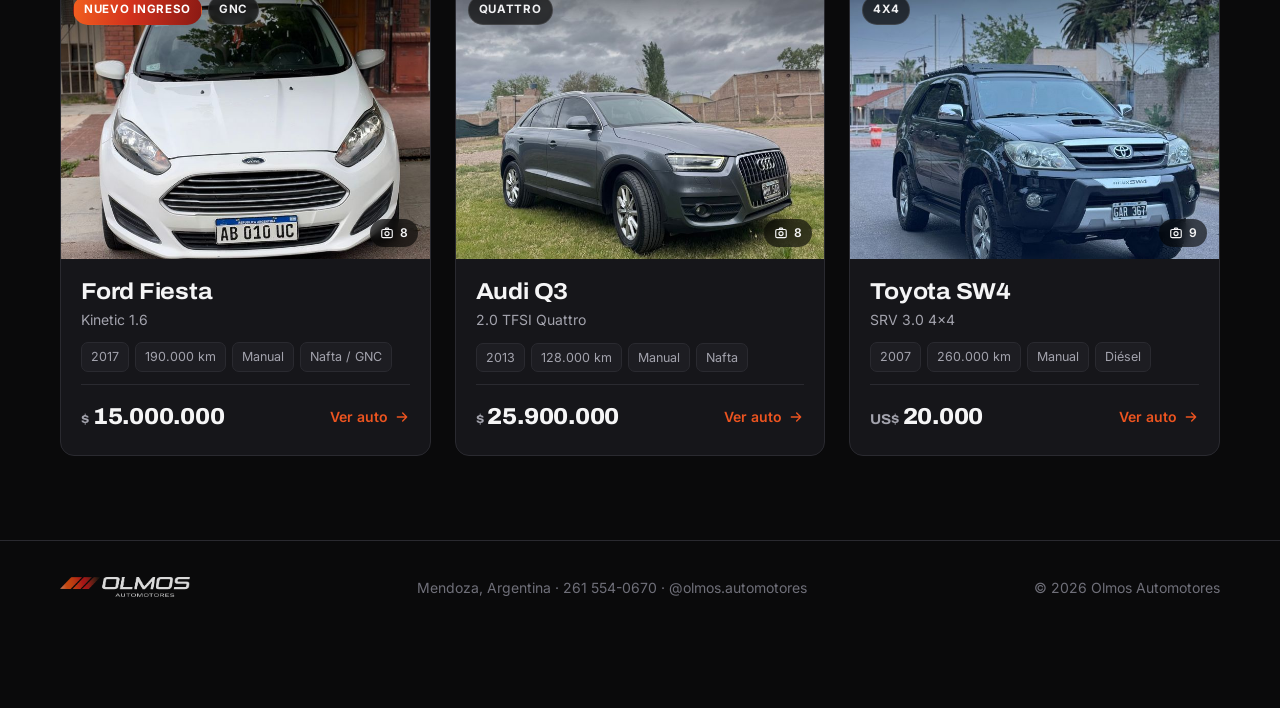
<file: a/renault-kangoo-furgon-2017/index.html>
<!DOCTYPE html>
<html lang="es-AR">
<head>
<meta charset="utf-8">
<meta name="viewport" content="width=device-width,initial-scale=1,viewport-fit=cover">
<title>Renault Kangoo Furgón 1.6 2017 · Olmos Automotores</title>
<meta name="description" content="Renault Kangoo Furgón 1.6 2017 · 201.000 km · $ 12.900.000. Una excelente opción para quienes buscan un utilitario práctico y confiable, ideal para trabajar.">
<meta name="theme-color" content="#0a0a0b">
<meta name="wa" content="5492615540670">
<link rel="canonical" href="https://olmosautomotores.github.io/a/renault-kangoo-furgon-2017/">
<meta property="og:type" content="website">
<meta property="og:site_name" content="Olmos Automotores">
<meta property="og:title" content="Renault Kangoo Furgón 1.6 2017 · Olmos Automotores">
<meta property="og:description" content="Renault Kangoo Furgón 1.6 2017 · 201.000 km · $ 12.900.000. Una excelente opción para quienes buscan un utilitario práctico y confiable, ideal para trabajar.">
<meta property="og:url" content="https://olmosautomotores.github.io/a/renault-kangoo-furgon-2017/">
<meta property="og:image" content="https://olmosautomotores.github.io/fotos/renault-kangoo-furgon-2017/m/1.jpg">
<meta property="og:locale" content="es_AR">
<meta name="twitter:card" content="summary_large_image">
<link rel="icon" type="image/png" href="../../assets/icono.png">
<link rel="apple-touch-icon" href="../../assets/apple-touch-icon.png">
<link rel="preconnect" href="https://fonts.googleapis.com"><link rel="preconnect" href="https://fonts.gstatic.com" crossorigin><link href="https://fonts.googleapis.com/css2?family=Archivo:ital,wdth,wght@0,62..125,600..800;1,62..125,600..800&family=Inter:wght@400;500;600;700&display=swap" rel="stylesheet">
<link rel="stylesheet" href="../../assets/style.css?v=18">
</head>
<body>
<header class="top"><div class="wrap">
  <a class="brand" href="../../" aria-label="Olmos Automotores — inicio"><img src="../../assets/logo-blanco.png" alt="Olmos Automotores" width="774" height="119"></a>
  <nav class="nav" aria-label="Principal"><a href="../../#stock">Stock</a><a href="../../#servicios">Servicios</a><a href="../../#cotizar">Cotizá tu auto</a><a href="../../#contacto">Contacto</a></nav>
  <a class="btn btn-wa btn-sm" href="https://wa.me/5492615540670?text=Hola%21%20Quer%C3%ADa%20hacer%20una%20consulta." target="_blank" rel="noopener" aria-label="WhatsApp"><svg viewBox="0 0 24 24" fill="currentColor" aria-hidden="true"><path d="M17.47 14.38c-.3-.15-1.75-.86-2.02-.96-.27-.1-.47-.15-.67.15-.2.3-.77.96-.94 1.16-.17.2-.35.22-.64.07-.3-.15-1.25-.46-2.38-1.47-.88-.79-1.47-1.76-1.65-2.06-.17-.3-.02-.46.13-.6.13-.14.3-.35.45-.52.15-.18.2-.3.3-.5.1-.2.05-.37-.03-.52-.07-.15-.67-1.6-.92-2.2-.24-.58-.49-.5-.67-.5h-.57c-.2 0-.52.07-.8.37-.27.3-1.04 1.02-1.04 2.48s1.07 2.88 1.21 3.08c.15.2 2.1 3.2 5.08 4.49.71.3 1.26.49 1.7.63.71.22 1.36.19 1.87.12.57-.09 1.75-.72 2-1.41.25-.7.25-1.29.17-1.41-.07-.13-.27-.2-.57-.35M12.05 21.5h-.01a9.4 9.4 0 0 1-4.8-1.31l-.34-.2-3.57.93.95-3.48-.22-.36a9.4 9.4 0 0 1-1.44-5.02c0-5.2 4.23-9.43 9.44-9.43 2.52 0 4.89.98 6.67 2.77a9.37 9.37 0 0 1 2.76 6.67c0 5.2-4.23 9.43-9.44 9.43M20.08 3.9A11.3 11.3 0 0 0 12.05.58C5.79.58.7 5.67.7 11.92c0 2 .52 3.95 1.52 5.67L.6 23.42l5.96-1.56a11.3 11.3 0 0 0 5.48 1.4h.01c6.25 0 11.34-5.1 11.34-11.35 0-3.03-1.18-5.88-3.32-8.02"/></svg><span>WhatsApp</span></a>
</div></header>
<main>
<div class="wrap"><div class="crumb"><a href="../../#stock"><svg viewBox="0 0 24 24" fill="none" stroke="currentColor" stroke-width="2" stroke-linecap="round" stroke-linejoin="round" aria-hidden="true"><path d="M19 12H5M11 18l-6-6 6-6"/></svg> Volver al stock</a></div>
<div class="detail">
  <div class="gallery">
    <div class="stage"><div class="tags"><span class="badge">Vendido</span></div><div class="track"><img src="../../fotos/renault-kangoo-furgon-2017/1.jpg" data-full="../../fotos/renault-kangoo-furgon-2017/1.jpg" alt="Renault Kangoo Furgón 1.6 2017 — foto 1" width="1080" height="1350"  draggable="false"><img src="../../fotos/renault-kangoo-furgon-2017/2.jpg" data-full="../../fotos/renault-kangoo-furgon-2017/2.jpg" alt="Renault Kangoo Furgón 1.6 2017 — foto 2" width="1080" height="1350" loading="lazy" draggable="false"><img src="../../fotos/renault-kangoo-furgon-2017/3.jpg" data-full="../../fotos/renault-kangoo-furgon-2017/3.jpg" alt="Renault Kangoo Furgón 1.6 2017 — foto 3" width="1080" height="1350" loading="lazy" draggable="false"><img src="../../fotos/renault-kangoo-furgon-2017/4.jpg" data-full="../../fotos/renault-kangoo-furgon-2017/4.jpg" alt="Renault Kangoo Furgón 1.6 2017 — foto 4" width="1080" height="1350" loading="lazy" draggable="false"><img src="../../fotos/renault-kangoo-furgon-2017/5.jpg" data-full="../../fotos/renault-kangoo-furgon-2017/5.jpg" alt="Renault Kangoo Furgón 1.6 2017 — foto 5" width="1080" height="1350" loading="lazy" draggable="false"><img src="../../fotos/renault-kangoo-furgon-2017/6.jpg" data-full="../../fotos/renault-kangoo-furgon-2017/6.jpg" alt="Renault Kangoo Furgón 1.6 2017 — foto 6" width="1080" height="1350" loading="lazy" draggable="false"><img src="../../fotos/renault-kangoo-furgon-2017/7.jpg" data-full="../../fotos/renault-kangoo-furgon-2017/7.jpg" alt="Renault Kangoo Furgón 1.6 2017 — foto 7" width="1080" height="1350" loading="lazy" draggable="false"><img src="../../fotos/renault-kangoo-furgon-2017/8.jpg" data-full="../../fotos/renault-kangoo-furgon-2017/8.jpg" alt="Renault Kangoo Furgón 1.6 2017 — foto 8" width="1080" height="1350" loading="lazy" draggable="false"><img src="../../fotos/renault-kangoo-furgon-2017/9.jpg" data-full="../../fotos/renault-kangoo-furgon-2017/9.jpg" alt="Renault Kangoo Furgón 1.6 2017 — foto 9" width="1080" height="1350" loading="lazy" draggable="false"><img src="../../fotos/renault-kangoo-furgon-2017/10.jpg" data-full="../../fotos/renault-kangoo-furgon-2017/10.jpg" alt="Renault Kangoo Furgón 1.6 2017 — foto 10" width="1080" height="1350" loading="lazy" draggable="false"><img src="../../fotos/renault-kangoo-furgon-2017/11.jpg" data-full="../../fotos/renault-kangoo-furgon-2017/11.jpg" alt="Renault Kangoo Furgón 1.6 2017 — foto 11" width="1080" height="1350" loading="lazy" draggable="false"></div>
      <button class="arrow prev" type="button" aria-label="Foto anterior"><svg viewBox="0 0 24 24" fill="none" stroke="currentColor" stroke-width="2.2" stroke-linecap="round" stroke-linejoin="round" aria-hidden="true"><path d="m15 18-6-6 6-6"/></svg></button><button class="arrow next" type="button" aria-label="Foto siguiente"><svg viewBox="0 0 24 24" fill="none" stroke="currentColor" stroke-width="2.2" stroke-linecap="round" stroke-linejoin="round" aria-hidden="true"><path d="m9 18 6-6-6-6"/></svg></button>
      <span class="counter"></span></div>
    <div class="thumbs"><button type="button" aria-label="Foto 1"><img src="../../fotos/renault-kangoo-furgon-2017/t/1.jpg" alt="" loading="lazy" width="220" height="275"></button><button type="button" aria-label="Foto 2"><img src="../../fotos/renault-kangoo-furgon-2017/t/2.jpg" alt="" loading="lazy" width="220" height="275"></button><button type="button" aria-label="Foto 3"><img src="../../fotos/renault-kangoo-furgon-2017/t/3.jpg" alt="" loading="lazy" width="220" height="275"></button><button type="button" aria-label="Foto 4"><img src="../../fotos/renault-kangoo-furgon-2017/t/4.jpg" alt="" loading="lazy" width="220" height="275"></button><button type="button" aria-label="Foto 5"><img src="../../fotos/renault-kangoo-furgon-2017/t/5.jpg" alt="" loading="lazy" width="220" height="275"></button><button type="button" aria-label="Foto 6"><img src="../../fotos/renault-kangoo-furgon-2017/t/6.jpg" alt="" loading="lazy" width="220" height="275"></button><button type="button" aria-label="Foto 7"><img src="../../fotos/renault-kangoo-furgon-2017/t/7.jpg" alt="" loading="lazy" width="220" height="275"></button><button type="button" aria-label="Foto 8"><img src="../../fotos/renault-kangoo-furgon-2017/t/8.jpg" alt="" loading="lazy" width="220" height="275"></button><button type="button" aria-label="Foto 9"><img src="../../fotos/renault-kangoo-furgon-2017/t/9.jpg" alt="" loading="lazy" width="220" height="275"></button><button type="button" aria-label="Foto 10"><img src="../../fotos/renault-kangoo-furgon-2017/t/10.jpg" alt="" loading="lazy" width="220" height="275"></button><button type="button" aria-label="Foto 11"><img src="../../fotos/renault-kangoo-furgon-2017/t/11.jpg" alt="" loading="lazy" width="220" height="275"></button></div>
  </div>
  <div class="info">
    <div class="mk">Renault</div>
    <h1>Kangoo</h1>
    <p class="ver">Furgón 1.6 · 2017</p>
    <span class="price"><small>$</small>12.900.000</span>
    <p class="note">Aceptamos permutas · Consultá financiación</p>
    <div class="sold"><b>Este vehículo ya se vendió.</b> Mirá los otros autos disponibles o escribinos y te buscamos uno parecido.</div>
    <div class="sheet"><div><small>Año</small><b>2017</b></div><div><small>Kilómetros</small><b>201.000 km</b></div><div><small>Motor</small><b>1.6</b></div><div><small>Combustible</small><b>Nafta</b></div><div><small>Caja</small><b>Manual</b></div><div><small>Carrocería</small><b>Utilitario</b></div><div><small>Color</small><b>Blanco</b></div><div><small>Ubicación</small><b>Mendoza</b></div></div>
    <div class="actions" id="acciones">
      <a class="btn btn-wa" href="https://wa.me/5492615540670?text=Hola%21%20Vi%20el%20Renault%20Kangoo%20Furg%C3%B3n%201.6%202017%20en%20la%20p%C3%A1gina%20de%20Olmos%20Automotores%20%28%24%2012.900.000%29.%20%C2%BFSigue%20disponible%3F%0Ahttps%3A//olmosautomotores.github.io/a/renault-kangoo-furgon-2017/" target="_blank" rel="noopener"><svg viewBox="0 0 24 24" fill="currentColor" aria-hidden="true"><path d="M17.47 14.38c-.3-.15-1.75-.86-2.02-.96-.27-.1-.47-.15-.67.15-.2.3-.77.96-.94 1.16-.17.2-.35.22-.64.07-.3-.15-1.25-.46-2.38-1.47-.88-.79-1.47-1.76-1.65-2.06-.17-.3-.02-.46.13-.6.13-.14.3-.35.45-.52.15-.18.2-.3.3-.5.1-.2.05-.37-.03-.52-.07-.15-.67-1.6-.92-2.2-.24-.58-.49-.5-.67-.5h-.57c-.2 0-.52.07-.8.37-.27.3-1.04 1.02-1.04 2.48s1.07 2.88 1.21 3.08c.15.2 2.1 3.2 5.08 4.49.71.3 1.26.49 1.7.63.71.22 1.36.19 1.87.12.57-.09 1.75-.72 2-1.41.25-.7.25-1.29.17-1.41-.07-.13-.27-.2-.57-.35M12.05 21.5h-.01a9.4 9.4 0 0 1-4.8-1.31l-.34-.2-3.57.93.95-3.48-.22-.36a9.4 9.4 0 0 1-1.44-5.02c0-5.2 4.23-9.43 9.44-9.43 2.52 0 4.89.98 6.67 2.77a9.37 9.37 0 0 1 2.76 6.67c0 5.2-4.23 9.43-9.44 9.43M20.08 3.9A11.3 11.3 0 0 0 12.05.58C5.79.58.7 5.67.7 11.92c0 2 .52 3.95 1.52 5.67L.6 23.42l5.96-1.56a11.3 11.3 0 0 0 5.48 1.4h.01c6.25 0 11.34-5.1 11.34-11.35 0-3.03-1.18-5.88-3.32-8.02"/></svg> Consultar por WhatsApp</a>
      <div class="row"><a class="btn btn-ghost" href="tel:+5492615540670"><svg viewBox="0 0 24 24" fill="none" stroke="currentColor" stroke-width="1.9" stroke-linecap="round" stroke-linejoin="round" aria-hidden="true"><path d="M21 16.9v3a2 2 0 0 1-2.2 2 19.8 19.8 0 0 1-8.6-3.1 19.5 19.5 0 0 1-6-6A19.8 19.8 0 0 1 1.1 4.2 2 2 0 0 1 3.1 2h3a2 2 0 0 1 2 1.7c.1.9.4 1.8.7 2.7a2 2 0 0 1-.5 2.1L7 9.8a16 16 0 0 0 6 6l1.3-1.3a2 2 0 0 1 2.1-.4c.9.3 1.8.6 2.7.7a2 2 0 0 1 1.7 2z"/></svg> Llamar</a><button class="btn btn-ghost" type="button" data-share><svg viewBox="0 0 24 24" fill="none" stroke="currentColor" stroke-width="1.9" stroke-linecap="round" stroke-linejoin="round" aria-hidden="true"><circle cx="18" cy="5" r="3"/><circle cx="6" cy="12" r="3"/><circle cx="18" cy="19" r="3"/><path d="m8.6 13.5 6.8 4M15.4 6.5l-6.8 4"/></svg> Compartir</button></div>
    </div>
    <div class="trust">
      <div><svg viewBox="0 0 24 24" fill="none" stroke="currentColor" stroke-width="1.9" stroke-linecap="round" stroke-linejoin="round" aria-hidden="true"><path d="M14 3H7a2 2 0 0 0-2 2v14a2 2 0 0 0 2 2h10a2 2 0 0 0 2-2V8z"/><path d="M14 3v5h5M9 13h6M9 17h4"/></svg><span><b>Gestoría</b>Te ayudamos con la transferencia</span></div>
      <div><svg viewBox="0 0 24 24" fill="none" stroke="currentColor" stroke-width="1.9" stroke-linecap="round" stroke-linejoin="round" aria-hidden="true"><path d="M4 8h13l-3.5-3.5M20 16H7l3.5 3.5"/></svg><span><b>Permutas</b>Tomamos tu usado</span></div>
      <div><svg viewBox="0 0 24 24" fill="none" stroke="currentColor" stroke-width="1.9" stroke-linecap="round" stroke-linejoin="round" aria-hidden="true"><path d="M12 22s8-4 8-10V5l-8-3-8 3v7c0 6 8 10 8 10z"/><path d="m9 12 2 2 4-4"/></svg><span><b>Vení a verlo</b>Coordinamos una visita</span></div>
    </div>
    <div class="block"><h2>Destacados</h2><ul class="checks"><li><svg viewBox="0 0 24 24" fill="none" stroke="currentColor" stroke-width="2.2" stroke-linecap="round" stroke-linejoin="round" aria-hidden="true"><circle cx="12" cy="12" r="9.5" opacity=".35"/><path d="m8 12.5 2.6 2.5L16 9.5"/></svg><span>Distribución realizada</span></li><li><svg viewBox="0 0 24 24" fill="none" stroke="currentColor" stroke-width="2.2" stroke-linecap="round" stroke-linejoin="round" aria-hidden="true"><circle cx="12" cy="12" r="9.5" opacity=".35"/><path d="m8 12.5 2.6 2.5L16 9.5"/></svg><span>2 cubiertas nuevas</span></li><li><svg viewBox="0 0 24 24" fill="none" stroke="currentColor" stroke-width="2.2" stroke-linecap="round" stroke-linejoin="round" aria-hidden="true"><circle cx="12" cy="12" r="9.5" opacity=".35"/><path d="m8 12.5 2.6 2.5L16 9.5"/></svg><span>Batería nueva</span></li><li><svg viewBox="0 0 24 24" fill="none" stroke="currentColor" stroke-width="2.2" stroke-linecap="round" stroke-linejoin="round" aria-hidden="true"><circle cx="12" cy="12" r="9.5" opacity=".35"/><path d="m8 12.5 2.6 2.5L16 9.5"/></svg><span>Mecánica excelente</span></li><li><svg viewBox="0 0 24 24" fill="none" stroke="currentColor" stroke-width="2.2" stroke-linecap="round" stroke-linejoin="round" aria-hidden="true"><circle cx="12" cy="12" r="9.5" opacity=".35"/><path d="m8 12.5 2.6 2.5L16 9.5"/></svg><span>Pintura original, mínimos detalles de chapa</span></li></ul></div>
    <div class="block"><h2>Descripción</h2><p class="desc">Una excelente opción para quienes buscan un utilitario práctico y confiable, ideal para trabajar.</p></div>
  </div>
  <section class="equip"><h2>Equipamiento</h2><div class="eq-grid"><div class="eq-g"><h3>Seguridad</h3><ul class="checks"><li><svg viewBox="0 0 24 24" fill="none" stroke="currentColor" stroke-width="2.2" stroke-linecap="round" stroke-linejoin="round" aria-hidden="true"><circle cx="12" cy="12" r="9.5" opacity=".35"/><path d="m8 12.5 2.6 2.5L16 9.5"/></svg><span>Airbags frontales</span></li><li><svg viewBox="0 0 24 24" fill="none" stroke="currentColor" stroke-width="2.2" stroke-linecap="round" stroke-linejoin="round" aria-hidden="true"><circle cx="12" cy="12" r="9.5" opacity=".35"/><path d="m8 12.5 2.6 2.5L16 9.5"/></svg><span>Frenos ABS</span></li></ul></div><div class="eq-g"><h3>Confort</h3><ul class="checks"><li><svg viewBox="0 0 24 24" fill="none" stroke="currentColor" stroke-width="2.2" stroke-linecap="round" stroke-linejoin="round" aria-hidden="true"><circle cx="12" cy="12" r="9.5" opacity=".35"/><path d="m8 12.5 2.6 2.5L16 9.5"/></svg><span>Aire acondicionado</span></li><li><svg viewBox="0 0 24 24" fill="none" stroke="currentColor" stroke-width="2.2" stroke-linecap="round" stroke-linejoin="round" aria-hidden="true"><circle cx="12" cy="12" r="9.5" opacity=".35"/><path d="m8 12.5 2.6 2.5L16 9.5"/></svg><span>Dirección asistida</span></li></ul></div><div class="eq-g"><h3>Tecnología</h3><ul class="checks"><li><svg viewBox="0 0 24 24" fill="none" stroke="currentColor" stroke-width="2.2" stroke-linecap="round" stroke-linejoin="round" aria-hidden="true"><circle cx="12" cy="12" r="9.5" opacity=".35"/><path d="m8 12.5 2.6 2.5L16 9.5"/></svg><span>Radio</span></li></ul></div><div class="eq-g"><h3>Carga</h3><ul class="checks"><li><svg viewBox="0 0 24 24" fill="none" stroke="currentColor" stroke-width="2.2" stroke-linecap="round" stroke-linejoin="round" aria-hidden="true"><circle cx="12" cy="12" r="9.5" opacity=".35"/><path d="m8 12.5 2.6 2.5L16 9.5"/></svg><span>Puerta lateral corrediza</span></li><li><svg viewBox="0 0 24 24" fill="none" stroke="currentColor" stroke-width="2.2" stroke-linecap="round" stroke-linejoin="round" aria-hidden="true"><circle cx="12" cy="12" r="9.5" opacity=".35"/><path d="m8 12.5 2.6 2.5L16 9.5"/></svg><span>Doble puerta trasera</span></li><li><svg viewBox="0 0 24 24" fill="none" stroke="currentColor" stroke-width="2.2" stroke-linecap="round" stroke-linejoin="round" aria-hidden="true"><circle cx="12" cy="12" r="9.5" opacity=".35"/><path d="m8 12.5 2.6 2.5L16 9.5"/></svg><span>Caja de carga amplia</span></li></ul></div></div></section>
</div></div>
<section class="sec" style="padding-top:0"><div class="wrap"><div class="sec-head"><div><span class="eyebrow">Stock</span><h2>Otros autos disponibles</h2></div><a class="go" href="../../#stock">Ver todos <svg viewBox="0 0 24 24" fill="none" stroke="currentColor" stroke-width="2" stroke-linecap="round" stroke-linejoin="round" aria-hidden="true"><path d="M5 12h14M13 6l6 6-6 6"/></svg></a></div><div class="grid"><a class="card" href="../../a/ford-fiesta-kinetic-2017/" data-tipo="hatchback" data-txt="ford fiesta kinetic 1.6 2017 nafta / gnc manual hatchback " data-anio="2017" data-km="190000" data-fecha="20261031">
  <div class="ph"><img src="../../fotos/ford-fiesta-kinetic-2017/m/1.jpg" alt="Ford Fiesta Kinetic 1.6 2017" loading="lazy" width="720" height="900"><div class="tags"><span class="badge new">Nuevo ingreso</span><span class="badge">GNC</span></div><span class="nph"><svg viewBox="0 0 24 24" fill="none" stroke="currentColor" stroke-width="2" stroke-linecap="round" stroke-linejoin="round" aria-hidden="true"><rect x="3" y="6" width="18" height="14" rx="2.5"/><circle cx="12" cy="13" r="3.5"/><path d="M8.5 6 10 3.5h4L15.5 6"/></svg>8</span></div>
  <div class="bd">
    <div><h3>Ford Fiesta</h3><div class="ver">Kinetic 1.6</div></div>
    <div class="specs"><span>2017</span><span>190.000 km</span><span>Manual</span><span>Nafta / GNC</span></div>
    <div class="ft"><span class="price"><small>$</small>15.000.000</span><span class="go">Ver auto <svg viewBox="0 0 24 24" fill="none" stroke="currentColor" stroke-width="2" stroke-linecap="round" stroke-linejoin="round" aria-hidden="true"><path d="M5 12h14M13 6l6 6-6 6"/></svg></span></div>
  </div>
</a><a class="card" href="../../a/audi-q3-2013/" data-tipo="suv" data-txt="audi q3 2.0 tfsi quattro 2013 nafta manual suv integral (quattro)" data-anio="2013" data-km="128000" data-fecha="20261010">
  <div class="ph"><img src="../../fotos/audi-q3-2013/m/1.jpg" alt="Audi Q3 2.0 TFSI Quattro 2013" loading="lazy" width="720" height="900"><div class="tags"><span class="badge">Quattro</span></div><span class="nph"><svg viewBox="0 0 24 24" fill="none" stroke="currentColor" stroke-width="2" stroke-linecap="round" stroke-linejoin="round" aria-hidden="true"><rect x="3" y="6" width="18" height="14" rx="2.5"/><circle cx="12" cy="13" r="3.5"/><path d="M8.5 6 10 3.5h4L15.5 6"/></svg>8</span></div>
  <div class="bd">
    <div><h3>Audi Q3</h3><div class="ver">2.0 TFSI Quattro</div></div>
    <div class="specs"><span>2013</span><span>128.000 km</span><span>Manual</span><span>Nafta</span></div>
    <div class="ft"><span class="price"><small>$</small>25.900.000</span><span class="go">Ver auto <svg viewBox="0 0 24 24" fill="none" stroke="currentColor" stroke-width="2" stroke-linecap="round" stroke-linejoin="round" aria-hidden="true"><path d="M5 12h14M13 6l6 6-6 6"/></svg></span></div>
  </div>
</a><a class="card" href="../../a/toyota-sw4-srv-2007/" data-tipo="suv" data-txt="toyota sw4 srv 3.0 4x4 2007 diesel manual suv 4x4" data-anio="2007" data-km="260000" data-fecha="20261010">
  <div class="ph"><img src="../../fotos/toyota-sw4-srv-2007/m/1.jpg" alt="Toyota SW4 SRV 3.0 4x4 2007" loading="lazy" width="720" height="900"><div class="tags"><span class="badge">4x4</span></div><span class="nph"><svg viewBox="0 0 24 24" fill="none" stroke="currentColor" stroke-width="2" stroke-linecap="round" stroke-linejoin="round" aria-hidden="true"><rect x="3" y="6" width="18" height="14" rx="2.5"/><circle cx="12" cy="13" r="3.5"/><path d="M8.5 6 10 3.5h4L15.5 6"/></svg>9</span></div>
  <div class="bd">
    <div><h3>Toyota SW4</h3><div class="ver">SRV 3.0 4x4</div></div>
    <div class="specs"><span>2007</span><span>260.000 km</span><span>Manual</span><span>Diésel</span></div>
    <div class="ft"><span class="price"><small>US$</small>20.000</span><span class="go">Ver auto <svg viewBox="0 0 24 24" fill="none" stroke="currentColor" stroke-width="2" stroke-linecap="round" stroke-linejoin="round" aria-hidden="true"><path d="M5 12h14M13 6l6 6-6 6"/></svg></span></div>
  </div>
</a></div></div></section>
</main>
<div class="bar" aria-hidden="true"><div><small>Renault Kangoo 2017</small><span class="price"><small>$</small>12.900.000</span></div><a class="btn btn-wa" href="https://wa.me/5492615540670?text=Hola%21%20Vi%20el%20Renault%20Kangoo%20Furg%C3%B3n%201.6%202017%20en%20la%20p%C3%A1gina%20de%20Olmos%20Automotores%20%28%24%2012.900.000%29.%20%C2%BFSigue%20disponible%3F%0Ahttps%3A//olmosautomotores.github.io/a/renault-kangoo-furgon-2017/" target="_blank" rel="noopener" tabindex="-1"><svg viewBox="0 0 24 24" fill="currentColor" aria-hidden="true"><path d="M17.47 14.38c-.3-.15-1.75-.86-2.02-.96-.27-.1-.47-.15-.67.15-.2.3-.77.96-.94 1.16-.17.2-.35.22-.64.07-.3-.15-1.25-.46-2.38-1.47-.88-.79-1.47-1.76-1.65-2.06-.17-.3-.02-.46.13-.6.13-.14.3-.35.45-.52.15-.18.2-.3.3-.5.1-.2.05-.37-.03-.52-.07-.15-.67-1.6-.92-2.2-.24-.58-.49-.5-.67-.5h-.57c-.2 0-.52.07-.8.37-.27.3-1.04 1.02-1.04 2.48s1.07 2.88 1.21 3.08c.15.2 2.1 3.2 5.08 4.49.71.3 1.26.49 1.7.63.71.22 1.36.19 1.87.12.57-.09 1.75-.72 2-1.41.25-.7.25-1.29.17-1.41-.07-.13-.27-.2-.57-.35M12.05 21.5h-.01a9.4 9.4 0 0 1-4.8-1.31l-.34-.2-3.57.93.95-3.48-.22-.36a9.4 9.4 0 0 1-1.44-5.02c0-5.2 4.23-9.43 9.44-9.43 2.52 0 4.89.98 6.67 2.77a9.37 9.37 0 0 1 2.76 6.67c0 5.2-4.23 9.43-9.44 9.43M20.08 3.9A11.3 11.3 0 0 0 12.05.58C5.79.58.7 5.67.7 11.92c0 2 .52 3.95 1.52 5.67L.6 23.42l5.96-1.56a11.3 11.3 0 0 0 5.48 1.4h.01c6.25 0 11.34-5.1 11.34-11.35 0-3.03-1.18-5.88-3.32-8.02"/></svg> Consultar</a></div>
<div class="lb" role="dialog" aria-label="Fotos"><img alt=""><button class="x" type="button" aria-label="Cerrar"><svg viewBox="0 0 24 24" fill="none" stroke="currentColor" stroke-width="2.2" stroke-linecap="round" aria-hidden="true"><path d="M18 6 6 18M6 6l12 12"/></svg></button><button class="arrow prev" type="button" aria-label="Anterior"><svg viewBox="0 0 24 24" fill="none" stroke="currentColor" stroke-width="2.2" stroke-linecap="round" stroke-linejoin="round" aria-hidden="true"><path d="m15 18-6-6 6-6"/></svg></button><button class="arrow next" type="button" aria-label="Siguiente"><svg viewBox="0 0 24 24" fill="none" stroke="currentColor" stroke-width="2.2" stroke-linecap="round" stroke-linejoin="round" aria-hidden="true"><path d="m9 18 6-6-6-6"/></svg></button><span class="counter"></span></div>
<footer class="foot"><div class="wrap">
  <img src="../../assets/logo-blanco.png" alt="Olmos Automotores" width="774" height="119" loading="lazy">
  <div>Mendoza, Argentina · <a href="tel:+5492615540670">261 554-0670</a> · <a href="https://instagram.com/olmos.automotores" target="_blank" rel="noopener">@olmos.automotores</a></div>
  <div>© 2026 Olmos Automotores</div>
</div></footer>
<a class="fab" href="https://wa.me/5492615540670?text=Hola%21%20Vi%20el%20Renault%20Kangoo%20Furg%C3%B3n%201.6%202017%20en%20la%20p%C3%A1gina%20de%20Olmos%20Automotores%20%28%24%2012.900.000%29.%20%C2%BFSigue%20disponible%3F%0Ahttps%3A//olmosautomotores.github.io/a/renault-kangoo-furgon-2017/" target="_blank" rel="noopener" aria-label="Escribinos por WhatsApp"><svg viewBox="0 0 24 24" fill="currentColor" aria-hidden="true"><path d="M17.47 14.38c-.3-.15-1.75-.86-2.02-.96-.27-.1-.47-.15-.67.15-.2.3-.77.96-.94 1.16-.17.2-.35.22-.64.07-.3-.15-1.25-.46-2.38-1.47-.88-.79-1.47-1.76-1.65-2.06-.17-.3-.02-.46.13-.6.13-.14.3-.35.45-.52.15-.18.2-.3.3-.5.1-.2.05-.37-.03-.52-.07-.15-.67-1.6-.92-2.2-.24-.58-.49-.5-.67-.5h-.57c-.2 0-.52.07-.8.37-.27.3-1.04 1.02-1.04 2.48s1.07 2.88 1.21 3.08c.15.2 2.1 3.2 5.08 4.49.71.3 1.26.49 1.7.63.71.22 1.36.19 1.87.12.57-.09 1.75-.72 2-1.41.25-.7.25-1.29.17-1.41-.07-.13-.27-.2-.57-.35M12.05 21.5h-.01a9.4 9.4 0 0 1-4.8-1.31l-.34-.2-3.57.93.95-3.48-.22-.36a9.4 9.4 0 0 1-1.44-5.02c0-5.2 4.23-9.43 9.44-9.43 2.52 0 4.89.98 6.67 2.77a9.37 9.37 0 0 1 2.76 6.67c0 5.2-4.23 9.43-9.44 9.43M20.08 3.9A11.3 11.3 0 0 0 12.05.58C5.79.58.7 5.67.7 11.92c0 2 .52 3.95 1.52 5.67L.6 23.42l5.96-1.56a11.3 11.3 0 0 0 5.48 1.4h.01c6.25 0 11.34-5.1 11.34-11.35 0-3.03-1.18-5.88-3.32-8.02"/></svg></a>
<script src="../../assets/app.js?v=18" defer></script>
</body>
</html>
</file>
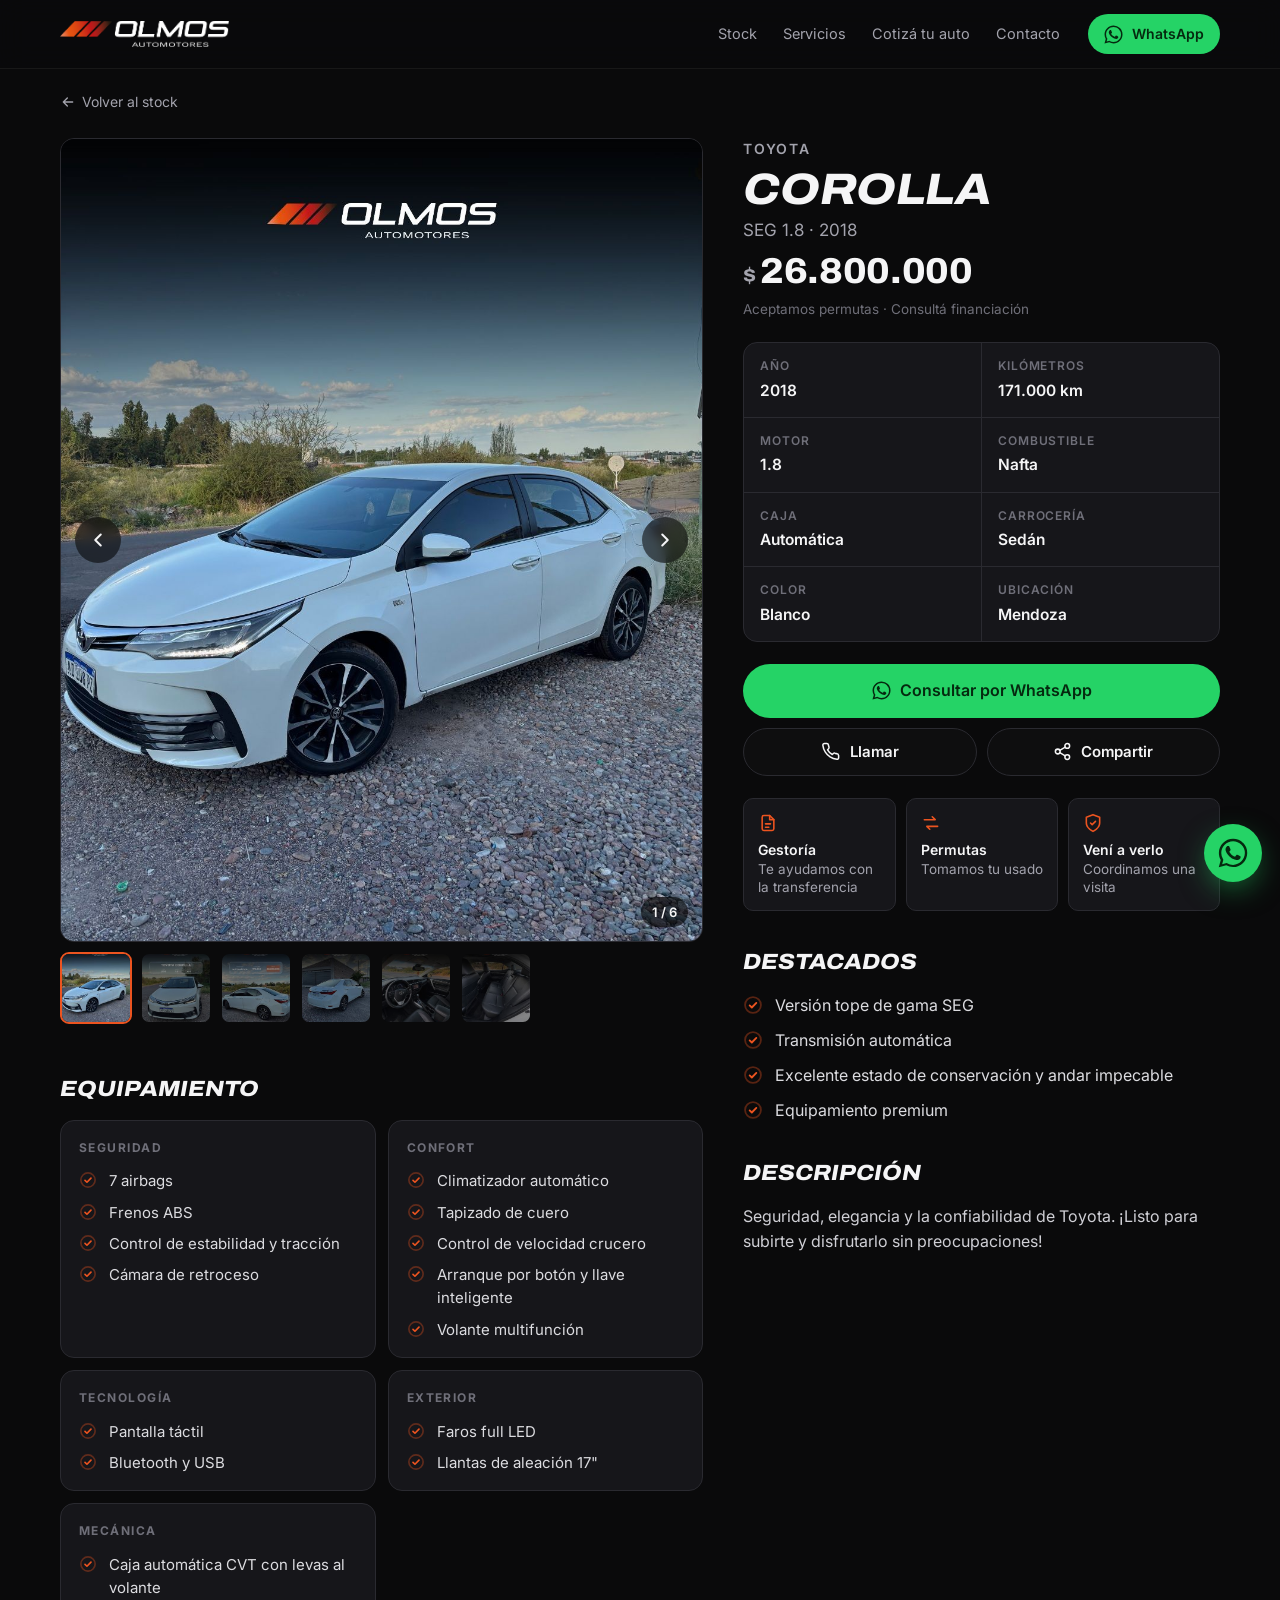
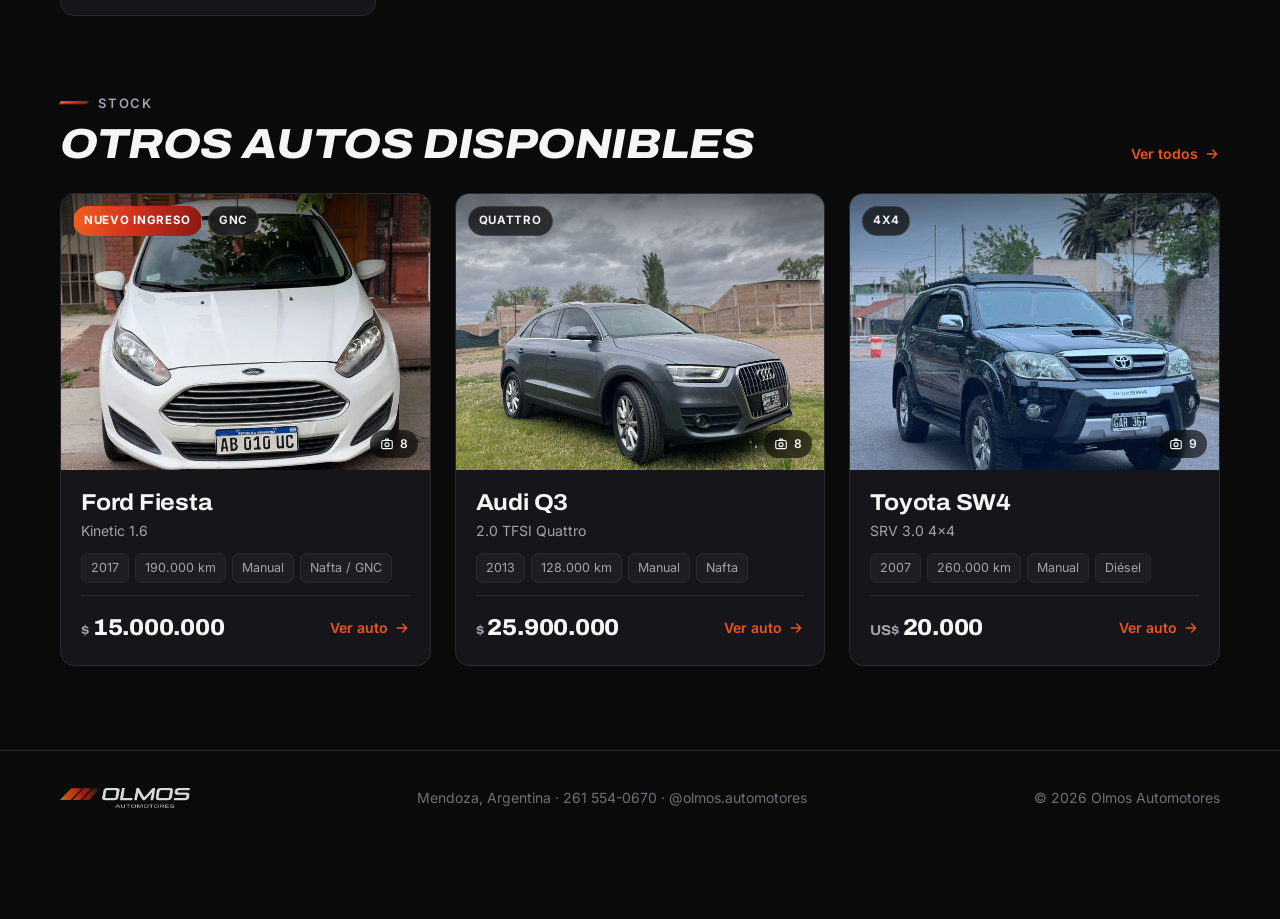
<file: a/toyota-corolla-seg-2018/index.html>
<!DOCTYPE html>
<html lang="es-AR">
<head>
<meta charset="utf-8">
<meta name="viewport" content="width=device-width,initial-scale=1,viewport-fit=cover">
<title>Toyota Corolla SEG 1.8 2018 · Olmos Automotores</title>
<meta name="description" content="Toyota Corolla SEG 1.8 2018 · 171.000 km · $ 26.800.000. Seguridad, elegancia y la confiabilidad de Toyota. ¡Listo para subirte y disfrutarlo sin preocupaciones!">
<meta name="theme-color" content="#0a0a0b">
<meta name="wa" content="5492615540670">
<link rel="canonical" href="https://olmosautomotores.github.io/a/toyota-corolla-seg-2018/">
<meta property="og:type" content="website">
<meta property="og:site_name" content="Olmos Automotores">
<meta property="og:title" content="Toyota Corolla SEG 1.8 2018 · Olmos Automotores">
<meta property="og:description" content="Toyota Corolla SEG 1.8 2018 · 171.000 km · $ 26.800.000. Seguridad, elegancia y la confiabilidad de Toyota. ¡Listo para subirte y disfrutarlo sin preocupaciones!">
<meta property="og:url" content="https://olmosautomotores.github.io/a/toyota-corolla-seg-2018/">
<meta property="og:image" content="https://olmosautomotores.github.io/fotos/toyota-corolla-seg-2018/m/1.jpg">
<meta property="og:locale" content="es_AR">
<meta name="twitter:card" content="summary_large_image">
<link rel="icon" type="image/png" href="../../assets/icono.png">
<link rel="apple-touch-icon" href="../../assets/apple-touch-icon.png">
<link rel="preconnect" href="https://fonts.googleapis.com"><link rel="preconnect" href="https://fonts.gstatic.com" crossorigin><link href="https://fonts.googleapis.com/css2?family=Archivo:ital,wdth,wght@0,62..125,600..800;1,62..125,600..800&family=Inter:wght@400;500;600;700&display=swap" rel="stylesheet">
<link rel="stylesheet" href="../../assets/style.css?v=18">
</head>
<body>
<header class="top"><div class="wrap">
  <a class="brand" href="../../" aria-label="Olmos Automotores — inicio"><img src="../../assets/logo-blanco.png" alt="Olmos Automotores" width="774" height="119"></a>
  <nav class="nav" aria-label="Principal"><a href="../../#stock">Stock</a><a href="../../#servicios">Servicios</a><a href="../../#cotizar">Cotizá tu auto</a><a href="../../#contacto">Contacto</a></nav>
  <a class="btn btn-wa btn-sm" href="https://wa.me/5492615540670?text=Hola%21%20Quer%C3%ADa%20hacer%20una%20consulta." target="_blank" rel="noopener" aria-label="WhatsApp"><svg viewBox="0 0 24 24" fill="currentColor" aria-hidden="true"><path d="M17.47 14.38c-.3-.15-1.75-.86-2.02-.96-.27-.1-.47-.15-.67.15-.2.3-.77.96-.94 1.16-.17.2-.35.22-.64.07-.3-.15-1.25-.46-2.38-1.47-.88-.79-1.47-1.76-1.65-2.06-.17-.3-.02-.46.13-.6.13-.14.3-.35.45-.52.15-.18.2-.3.3-.5.1-.2.05-.37-.03-.52-.07-.15-.67-1.6-.92-2.2-.24-.58-.49-.5-.67-.5h-.57c-.2 0-.52.07-.8.37-.27.3-1.04 1.02-1.04 2.48s1.07 2.88 1.21 3.08c.15.2 2.1 3.2 5.08 4.49.71.3 1.26.49 1.7.63.71.22 1.36.19 1.87.12.57-.09 1.75-.72 2-1.41.25-.7.25-1.29.17-1.41-.07-.13-.27-.2-.57-.35M12.05 21.5h-.01a9.4 9.4 0 0 1-4.8-1.31l-.34-.2-3.57.93.95-3.48-.22-.36a9.4 9.4 0 0 1-1.44-5.02c0-5.2 4.23-9.43 9.44-9.43 2.52 0 4.89.98 6.67 2.77a9.37 9.37 0 0 1 2.76 6.67c0 5.2-4.23 9.43-9.44 9.43M20.08 3.9A11.3 11.3 0 0 0 12.05.58C5.79.58.7 5.67.7 11.92c0 2 .52 3.95 1.52 5.67L.6 23.42l5.96-1.56a11.3 11.3 0 0 0 5.48 1.4h.01c6.25 0 11.34-5.1 11.34-11.35 0-3.03-1.18-5.88-3.32-8.02"/></svg><span>WhatsApp</span></a>
</div></header>
<main>
<div class="wrap"><div class="crumb"><a href="../../#stock"><svg viewBox="0 0 24 24" fill="none" stroke="currentColor" stroke-width="2" stroke-linecap="round" stroke-linejoin="round" aria-hidden="true"><path d="M19 12H5M11 18l-6-6 6-6"/></svg> Volver al stock</a></div>
<div class="detail">
  <div class="gallery">
    <div class="stage"><div class="track"><img src="../../fotos/toyota-corolla-seg-2018/1.jpg" data-full="../../fotos/toyota-corolla-seg-2018/1.jpg" alt="Toyota Corolla SEG 1.8 2018 — foto 1" width="1080" height="1350"  draggable="false"><img src="../../fotos/toyota-corolla-seg-2018/2.jpg" data-full="../../fotos/toyota-corolla-seg-2018/2.jpg" alt="Toyota Corolla SEG 1.8 2018 — foto 2" width="1080" height="1350" loading="lazy" draggable="false"><img src="../../fotos/toyota-corolla-seg-2018/3.jpg" data-full="../../fotos/toyota-corolla-seg-2018/3.jpg" alt="Toyota Corolla SEG 1.8 2018 — foto 3" width="1080" height="1350" loading="lazy" draggable="false"><img src="../../fotos/toyota-corolla-seg-2018/4.jpg" data-full="../../fotos/toyota-corolla-seg-2018/4.jpg" alt="Toyota Corolla SEG 1.8 2018 — foto 4" width="1080" height="1350" loading="lazy" draggable="false"><img src="../../fotos/toyota-corolla-seg-2018/5.jpg" data-full="../../fotos/toyota-corolla-seg-2018/5.jpg" alt="Toyota Corolla SEG 1.8 2018 — foto 5" width="1080" height="1350" loading="lazy" draggable="false"><img src="../../fotos/toyota-corolla-seg-2018/6.jpg" data-full="../../fotos/toyota-corolla-seg-2018/6.jpg" alt="Toyota Corolla SEG 1.8 2018 — foto 6" width="1080" height="1350" loading="lazy" draggable="false"></div>
      <button class="arrow prev" type="button" aria-label="Foto anterior"><svg viewBox="0 0 24 24" fill="none" stroke="currentColor" stroke-width="2.2" stroke-linecap="round" stroke-linejoin="round" aria-hidden="true"><path d="m15 18-6-6 6-6"/></svg></button><button class="arrow next" type="button" aria-label="Foto siguiente"><svg viewBox="0 0 24 24" fill="none" stroke="currentColor" stroke-width="2.2" stroke-linecap="round" stroke-linejoin="round" aria-hidden="true"><path d="m9 18 6-6-6-6"/></svg></button>
      <span class="counter"></span></div>
    <div class="thumbs"><button type="button" aria-label="Foto 1"><img src="../../fotos/toyota-corolla-seg-2018/t/1.jpg" alt="" loading="lazy" width="220" height="275"></button><button type="button" aria-label="Foto 2"><img src="../../fotos/toyota-corolla-seg-2018/t/2.jpg" alt="" loading="lazy" width="220" height="275"></button><button type="button" aria-label="Foto 3"><img src="../../fotos/toyota-corolla-seg-2018/t/3.jpg" alt="" loading="lazy" width="220" height="275"></button><button type="button" aria-label="Foto 4"><img src="../../fotos/toyota-corolla-seg-2018/t/4.jpg" alt="" loading="lazy" width="220" height="275"></button><button type="button" aria-label="Foto 5"><img src="../../fotos/toyota-corolla-seg-2018/t/5.jpg" alt="" loading="lazy" width="220" height="275"></button><button type="button" aria-label="Foto 6"><img src="../../fotos/toyota-corolla-seg-2018/t/6.jpg" alt="" loading="lazy" width="220" height="275"></button></div>
  </div>
  <div class="info">
    <div class="mk">Toyota</div>
    <h1>Corolla</h1>
    <p class="ver">SEG 1.8 · 2018</p>
    <span class="price"><small>$</small>26.800.000</span>
    <p class="note">Aceptamos permutas · Consultá financiación</p>
    
    <div class="sheet"><div><small>Año</small><b>2018</b></div><div><small>Kilómetros</small><b>171.000 km</b></div><div><small>Motor</small><b>1.8</b></div><div><small>Combustible</small><b>Nafta</b></div><div><small>Caja</small><b>Automática</b></div><div><small>Carrocería</small><b>Sedán</b></div><div><small>Color</small><b>Blanco</b></div><div><small>Ubicación</small><b>Mendoza</b></div></div>
    <div class="actions" id="acciones">
      <a class="btn btn-wa" href="https://wa.me/5492615540670?text=Hola%21%20Vi%20el%20Toyota%20Corolla%20SEG%201.8%202018%20en%20la%20p%C3%A1gina%20de%20Olmos%20Automotores%20%28%24%2026.800.000%29.%20%C2%BFSigue%20disponible%3F%0Ahttps%3A//olmosautomotores.github.io/a/toyota-corolla-seg-2018/" target="_blank" rel="noopener"><svg viewBox="0 0 24 24" fill="currentColor" aria-hidden="true"><path d="M17.47 14.38c-.3-.15-1.75-.86-2.02-.96-.27-.1-.47-.15-.67.15-.2.3-.77.96-.94 1.16-.17.2-.35.22-.64.07-.3-.15-1.25-.46-2.38-1.47-.88-.79-1.47-1.76-1.65-2.06-.17-.3-.02-.46.13-.6.13-.14.3-.35.45-.52.15-.18.2-.3.3-.5.1-.2.05-.37-.03-.52-.07-.15-.67-1.6-.92-2.2-.24-.58-.49-.5-.67-.5h-.57c-.2 0-.52.07-.8.37-.27.3-1.04 1.02-1.04 2.48s1.07 2.88 1.21 3.08c.15.2 2.1 3.2 5.08 4.49.71.3 1.26.49 1.7.63.71.22 1.36.19 1.87.12.57-.09 1.75-.72 2-1.41.25-.7.25-1.29.17-1.41-.07-.13-.27-.2-.57-.35M12.05 21.5h-.01a9.4 9.4 0 0 1-4.8-1.31l-.34-.2-3.57.93.95-3.48-.22-.36a9.4 9.4 0 0 1-1.44-5.02c0-5.2 4.23-9.43 9.44-9.43 2.52 0 4.89.98 6.67 2.77a9.37 9.37 0 0 1 2.76 6.67c0 5.2-4.23 9.43-9.44 9.43M20.08 3.9A11.3 11.3 0 0 0 12.05.58C5.79.58.7 5.67.7 11.92c0 2 .52 3.95 1.52 5.67L.6 23.42l5.96-1.56a11.3 11.3 0 0 0 5.48 1.4h.01c6.25 0 11.34-5.1 11.34-11.35 0-3.03-1.18-5.88-3.32-8.02"/></svg> Consultar por WhatsApp</a>
      <div class="row"><a class="btn btn-ghost" href="tel:+5492615540670"><svg viewBox="0 0 24 24" fill="none" stroke="currentColor" stroke-width="1.9" stroke-linecap="round" stroke-linejoin="round" aria-hidden="true"><path d="M21 16.9v3a2 2 0 0 1-2.2 2 19.8 19.8 0 0 1-8.6-3.1 19.5 19.5 0 0 1-6-6A19.8 19.8 0 0 1 1.1 4.2 2 2 0 0 1 3.1 2h3a2 2 0 0 1 2 1.7c.1.9.4 1.8.7 2.7a2 2 0 0 1-.5 2.1L7 9.8a16 16 0 0 0 6 6l1.3-1.3a2 2 0 0 1 2.1-.4c.9.3 1.8.6 2.7.7a2 2 0 0 1 1.7 2z"/></svg> Llamar</a><button class="btn btn-ghost" type="button" data-share><svg viewBox="0 0 24 24" fill="none" stroke="currentColor" stroke-width="1.9" stroke-linecap="round" stroke-linejoin="round" aria-hidden="true"><circle cx="18" cy="5" r="3"/><circle cx="6" cy="12" r="3"/><circle cx="18" cy="19" r="3"/><path d="m8.6 13.5 6.8 4M15.4 6.5l-6.8 4"/></svg> Compartir</button></div>
    </div>
    <div class="trust">
      <div><svg viewBox="0 0 24 24" fill="none" stroke="currentColor" stroke-width="1.9" stroke-linecap="round" stroke-linejoin="round" aria-hidden="true"><path d="M14 3H7a2 2 0 0 0-2 2v14a2 2 0 0 0 2 2h10a2 2 0 0 0 2-2V8z"/><path d="M14 3v5h5M9 13h6M9 17h4"/></svg><span><b>Gestoría</b>Te ayudamos con la transferencia</span></div>
      <div><svg viewBox="0 0 24 24" fill="none" stroke="currentColor" stroke-width="1.9" stroke-linecap="round" stroke-linejoin="round" aria-hidden="true"><path d="M4 8h13l-3.5-3.5M20 16H7l3.5 3.5"/></svg><span><b>Permutas</b>Tomamos tu usado</span></div>
      <div><svg viewBox="0 0 24 24" fill="none" stroke="currentColor" stroke-width="1.9" stroke-linecap="round" stroke-linejoin="round" aria-hidden="true"><path d="M12 22s8-4 8-10V5l-8-3-8 3v7c0 6 8 10 8 10z"/><path d="m9 12 2 2 4-4"/></svg><span><b>Vení a verlo</b>Coordinamos una visita</span></div>
    </div>
    <div class="block"><h2>Destacados</h2><ul class="checks"><li><svg viewBox="0 0 24 24" fill="none" stroke="currentColor" stroke-width="2.2" stroke-linecap="round" stroke-linejoin="round" aria-hidden="true"><circle cx="12" cy="12" r="9.5" opacity=".35"/><path d="m8 12.5 2.6 2.5L16 9.5"/></svg><span>Versión tope de gama SEG</span></li><li><svg viewBox="0 0 24 24" fill="none" stroke="currentColor" stroke-width="2.2" stroke-linecap="round" stroke-linejoin="round" aria-hidden="true"><circle cx="12" cy="12" r="9.5" opacity=".35"/><path d="m8 12.5 2.6 2.5L16 9.5"/></svg><span>Transmisión automática</span></li><li><svg viewBox="0 0 24 24" fill="none" stroke="currentColor" stroke-width="2.2" stroke-linecap="round" stroke-linejoin="round" aria-hidden="true"><circle cx="12" cy="12" r="9.5" opacity=".35"/><path d="m8 12.5 2.6 2.5L16 9.5"/></svg><span>Excelente estado de conservación y andar impecable</span></li><li><svg viewBox="0 0 24 24" fill="none" stroke="currentColor" stroke-width="2.2" stroke-linecap="round" stroke-linejoin="round" aria-hidden="true"><circle cx="12" cy="12" r="9.5" opacity=".35"/><path d="m8 12.5 2.6 2.5L16 9.5"/></svg><span>Equipamiento premium</span></li></ul></div>
    <div class="block"><h2>Descripción</h2><p class="desc">Seguridad, elegancia y la confiabilidad de Toyota. ¡Listo para subirte y disfrutarlo sin preocupaciones!</p></div>
  </div>
  <section class="equip"><h2>Equipamiento</h2><div class="eq-grid"><div class="eq-g"><h3>Seguridad</h3><ul class="checks"><li><svg viewBox="0 0 24 24" fill="none" stroke="currentColor" stroke-width="2.2" stroke-linecap="round" stroke-linejoin="round" aria-hidden="true"><circle cx="12" cy="12" r="9.5" opacity=".35"/><path d="m8 12.5 2.6 2.5L16 9.5"/></svg><span>7 airbags</span></li><li><svg viewBox="0 0 24 24" fill="none" stroke="currentColor" stroke-width="2.2" stroke-linecap="round" stroke-linejoin="round" aria-hidden="true"><circle cx="12" cy="12" r="9.5" opacity=".35"/><path d="m8 12.5 2.6 2.5L16 9.5"/></svg><span>Frenos ABS</span></li><li><svg viewBox="0 0 24 24" fill="none" stroke="currentColor" stroke-width="2.2" stroke-linecap="round" stroke-linejoin="round" aria-hidden="true"><circle cx="12" cy="12" r="9.5" opacity=".35"/><path d="m8 12.5 2.6 2.5L16 9.5"/></svg><span>Control de estabilidad y tracción</span></li><li><svg viewBox="0 0 24 24" fill="none" stroke="currentColor" stroke-width="2.2" stroke-linecap="round" stroke-linejoin="round" aria-hidden="true"><circle cx="12" cy="12" r="9.5" opacity=".35"/><path d="m8 12.5 2.6 2.5L16 9.5"/></svg><span>Cámara de retroceso</span></li></ul></div><div class="eq-g"><h3>Confort</h3><ul class="checks"><li><svg viewBox="0 0 24 24" fill="none" stroke="currentColor" stroke-width="2.2" stroke-linecap="round" stroke-linejoin="round" aria-hidden="true"><circle cx="12" cy="12" r="9.5" opacity=".35"/><path d="m8 12.5 2.6 2.5L16 9.5"/></svg><span>Climatizador automático</span></li><li><svg viewBox="0 0 24 24" fill="none" stroke="currentColor" stroke-width="2.2" stroke-linecap="round" stroke-linejoin="round" aria-hidden="true"><circle cx="12" cy="12" r="9.5" opacity=".35"/><path d="m8 12.5 2.6 2.5L16 9.5"/></svg><span>Tapizado de cuero</span></li><li><svg viewBox="0 0 24 24" fill="none" stroke="currentColor" stroke-width="2.2" stroke-linecap="round" stroke-linejoin="round" aria-hidden="true"><circle cx="12" cy="12" r="9.5" opacity=".35"/><path d="m8 12.5 2.6 2.5L16 9.5"/></svg><span>Control de velocidad crucero</span></li><li><svg viewBox="0 0 24 24" fill="none" stroke="currentColor" stroke-width="2.2" stroke-linecap="round" stroke-linejoin="round" aria-hidden="true"><circle cx="12" cy="12" r="9.5" opacity=".35"/><path d="m8 12.5 2.6 2.5L16 9.5"/></svg><span>Arranque por botón y llave inteligente</span></li><li><svg viewBox="0 0 24 24" fill="none" stroke="currentColor" stroke-width="2.2" stroke-linecap="round" stroke-linejoin="round" aria-hidden="true"><circle cx="12" cy="12" r="9.5" opacity=".35"/><path d="m8 12.5 2.6 2.5L16 9.5"/></svg><span>Volante multifunción</span></li></ul></div><div class="eq-g"><h3>Tecnología</h3><ul class="checks"><li><svg viewBox="0 0 24 24" fill="none" stroke="currentColor" stroke-width="2.2" stroke-linecap="round" stroke-linejoin="round" aria-hidden="true"><circle cx="12" cy="12" r="9.5" opacity=".35"/><path d="m8 12.5 2.6 2.5L16 9.5"/></svg><span>Pantalla táctil</span></li><li><svg viewBox="0 0 24 24" fill="none" stroke="currentColor" stroke-width="2.2" stroke-linecap="round" stroke-linejoin="round" aria-hidden="true"><circle cx="12" cy="12" r="9.5" opacity=".35"/><path d="m8 12.5 2.6 2.5L16 9.5"/></svg><span>Bluetooth y USB</span></li></ul></div><div class="eq-g"><h3>Exterior</h3><ul class="checks"><li><svg viewBox="0 0 24 24" fill="none" stroke="currentColor" stroke-width="2.2" stroke-linecap="round" stroke-linejoin="round" aria-hidden="true"><circle cx="12" cy="12" r="9.5" opacity=".35"/><path d="m8 12.5 2.6 2.5L16 9.5"/></svg><span>Faros full LED</span></li><li><svg viewBox="0 0 24 24" fill="none" stroke="currentColor" stroke-width="2.2" stroke-linecap="round" stroke-linejoin="round" aria-hidden="true"><circle cx="12" cy="12" r="9.5" opacity=".35"/><path d="m8 12.5 2.6 2.5L16 9.5"/></svg><span>Llantas de aleación 17&quot;</span></li></ul></div><div class="eq-g"><h3>Mecánica</h3><ul class="checks"><li><svg viewBox="0 0 24 24" fill="none" stroke="currentColor" stroke-width="2.2" stroke-linecap="round" stroke-linejoin="round" aria-hidden="true"><circle cx="12" cy="12" r="9.5" opacity=".35"/><path d="m8 12.5 2.6 2.5L16 9.5"/></svg><span>Caja automática CVT con levas al volante</span></li></ul></div></div></section>
</div></div>
<section class="sec" style="padding-top:0"><div class="wrap"><div class="sec-head"><div><span class="eyebrow">Stock</span><h2>Otros autos disponibles</h2></div><a class="go" href="../../#stock">Ver todos <svg viewBox="0 0 24 24" fill="none" stroke="currentColor" stroke-width="2" stroke-linecap="round" stroke-linejoin="round" aria-hidden="true"><path d="M5 12h14M13 6l6 6-6 6"/></svg></a></div><div class="grid"><a class="card" href="../../a/ford-fiesta-kinetic-2017/" data-tipo="hatchback" data-txt="ford fiesta kinetic 1.6 2017 nafta / gnc manual hatchback " data-anio="2017" data-km="190000" data-fecha="20261031">
  <div class="ph"><img src="../../fotos/ford-fiesta-kinetic-2017/m/1.jpg" alt="Ford Fiesta Kinetic 1.6 2017" loading="lazy" width="720" height="900"><div class="tags"><span class="badge new">Nuevo ingreso</span><span class="badge">GNC</span></div><span class="nph"><svg viewBox="0 0 24 24" fill="none" stroke="currentColor" stroke-width="2" stroke-linecap="round" stroke-linejoin="round" aria-hidden="true"><rect x="3" y="6" width="18" height="14" rx="2.5"/><circle cx="12" cy="13" r="3.5"/><path d="M8.5 6 10 3.5h4L15.5 6"/></svg>8</span></div>
  <div class="bd">
    <div><h3>Ford Fiesta</h3><div class="ver">Kinetic 1.6</div></div>
    <div class="specs"><span>2017</span><span>190.000 km</span><span>Manual</span><span>Nafta / GNC</span></div>
    <div class="ft"><span class="price"><small>$</small>15.000.000</span><span class="go">Ver auto <svg viewBox="0 0 24 24" fill="none" stroke="currentColor" stroke-width="2" stroke-linecap="round" stroke-linejoin="round" aria-hidden="true"><path d="M5 12h14M13 6l6 6-6 6"/></svg></span></div>
  </div>
</a><a class="card" href="../../a/audi-q3-2013/" data-tipo="suv" data-txt="audi q3 2.0 tfsi quattro 2013 nafta manual suv integral (quattro)" data-anio="2013" data-km="128000" data-fecha="20261010">
  <div class="ph"><img src="../../fotos/audi-q3-2013/m/1.jpg" alt="Audi Q3 2.0 TFSI Quattro 2013" loading="lazy" width="720" height="900"><div class="tags"><span class="badge">Quattro</span></div><span class="nph"><svg viewBox="0 0 24 24" fill="none" stroke="currentColor" stroke-width="2" stroke-linecap="round" stroke-linejoin="round" aria-hidden="true"><rect x="3" y="6" width="18" height="14" rx="2.5"/><circle cx="12" cy="13" r="3.5"/><path d="M8.5 6 10 3.5h4L15.5 6"/></svg>8</span></div>
  <div class="bd">
    <div><h3>Audi Q3</h3><div class="ver">2.0 TFSI Quattro</div></div>
    <div class="specs"><span>2013</span><span>128.000 km</span><span>Manual</span><span>Nafta</span></div>
    <div class="ft"><span class="price"><small>$</small>25.900.000</span><span class="go">Ver auto <svg viewBox="0 0 24 24" fill="none" stroke="currentColor" stroke-width="2" stroke-linecap="round" stroke-linejoin="round" aria-hidden="true"><path d="M5 12h14M13 6l6 6-6 6"/></svg></span></div>
  </div>
</a><a class="card" href="../../a/toyota-sw4-srv-2007/" data-tipo="suv" data-txt="toyota sw4 srv 3.0 4x4 2007 diesel manual suv 4x4" data-anio="2007" data-km="260000" data-fecha="20261010">
  <div class="ph"><img src="../../fotos/toyota-sw4-srv-2007/m/1.jpg" alt="Toyota SW4 SRV 3.0 4x4 2007" loading="lazy" width="720" height="900"><div class="tags"><span class="badge">4x4</span></div><span class="nph"><svg viewBox="0 0 24 24" fill="none" stroke="currentColor" stroke-width="2" stroke-linecap="round" stroke-linejoin="round" aria-hidden="true"><rect x="3" y="6" width="18" height="14" rx="2.5"/><circle cx="12" cy="13" r="3.5"/><path d="M8.5 6 10 3.5h4L15.5 6"/></svg>9</span></div>
  <div class="bd">
    <div><h3>Toyota SW4</h3><div class="ver">SRV 3.0 4x4</div></div>
    <div class="specs"><span>2007</span><span>260.000 km</span><span>Manual</span><span>Diésel</span></div>
    <div class="ft"><span class="price"><small>US$</small>20.000</span><span class="go">Ver auto <svg viewBox="0 0 24 24" fill="none" stroke="currentColor" stroke-width="2" stroke-linecap="round" stroke-linejoin="round" aria-hidden="true"><path d="M5 12h14M13 6l6 6-6 6"/></svg></span></div>
  </div>
</a></div></div></section>
</main>
<div class="bar" aria-hidden="true"><div><small>Toyota Corolla 2018</small><span class="price"><small>$</small>26.800.000</span></div><a class="btn btn-wa" href="https://wa.me/5492615540670?text=Hola%21%20Vi%20el%20Toyota%20Corolla%20SEG%201.8%202018%20en%20la%20p%C3%A1gina%20de%20Olmos%20Automotores%20%28%24%2026.800.000%29.%20%C2%BFSigue%20disponible%3F%0Ahttps%3A//olmosautomotores.github.io/a/toyota-corolla-seg-2018/" target="_blank" rel="noopener" tabindex="-1"><svg viewBox="0 0 24 24" fill="currentColor" aria-hidden="true"><path d="M17.47 14.38c-.3-.15-1.75-.86-2.02-.96-.27-.1-.47-.15-.67.15-.2.3-.77.96-.94 1.16-.17.2-.35.22-.64.07-.3-.15-1.25-.46-2.38-1.47-.88-.79-1.47-1.76-1.65-2.06-.17-.3-.02-.46.13-.6.13-.14.3-.35.45-.52.15-.18.2-.3.3-.5.1-.2.05-.37-.03-.52-.07-.15-.67-1.6-.92-2.2-.24-.58-.49-.5-.67-.5h-.57c-.2 0-.52.07-.8.37-.27.3-1.04 1.02-1.04 2.48s1.07 2.88 1.21 3.08c.15.2 2.1 3.2 5.08 4.49.71.3 1.26.49 1.7.63.71.22 1.36.19 1.87.12.57-.09 1.75-.72 2-1.41.25-.7.25-1.29.17-1.41-.07-.13-.27-.2-.57-.35M12.05 21.5h-.01a9.4 9.4 0 0 1-4.8-1.31l-.34-.2-3.57.93.95-3.48-.22-.36a9.4 9.4 0 0 1-1.44-5.02c0-5.2 4.23-9.43 9.44-9.43 2.52 0 4.89.98 6.67 2.77a9.37 9.37 0 0 1 2.76 6.67c0 5.2-4.23 9.43-9.44 9.43M20.08 3.9A11.3 11.3 0 0 0 12.05.58C5.79.58.7 5.67.7 11.92c0 2 .52 3.95 1.52 5.67L.6 23.42l5.96-1.56a11.3 11.3 0 0 0 5.48 1.4h.01c6.25 0 11.34-5.1 11.34-11.35 0-3.03-1.18-5.88-3.32-8.02"/></svg> Consultar</a></div>
<div class="lb" role="dialog" aria-label="Fotos"><img alt=""><button class="x" type="button" aria-label="Cerrar"><svg viewBox="0 0 24 24" fill="none" stroke="currentColor" stroke-width="2.2" stroke-linecap="round" aria-hidden="true"><path d="M18 6 6 18M6 6l12 12"/></svg></button><button class="arrow prev" type="button" aria-label="Anterior"><svg viewBox="0 0 24 24" fill="none" stroke="currentColor" stroke-width="2.2" stroke-linecap="round" stroke-linejoin="round" aria-hidden="true"><path d="m15 18-6-6 6-6"/></svg></button><button class="arrow next" type="button" aria-label="Siguiente"><svg viewBox="0 0 24 24" fill="none" stroke="currentColor" stroke-width="2.2" stroke-linecap="round" stroke-linejoin="round" aria-hidden="true"><path d="m9 18 6-6-6-6"/></svg></button><span class="counter"></span></div>
<footer class="foot"><div class="wrap">
  <img src="../../assets/logo-blanco.png" alt="Olmos Automotores" width="774" height="119" loading="lazy">
  <div>Mendoza, Argentina · <a href="tel:+5492615540670">261 554-0670</a> · <a href="https://instagram.com/olmos.automotores" target="_blank" rel="noopener">@olmos.automotores</a></div>
  <div>© 2026 Olmos Automotores</div>
</div></footer>
<a class="fab" href="https://wa.me/5492615540670?text=Hola%21%20Vi%20el%20Toyota%20Corolla%20SEG%201.8%202018%20en%20la%20p%C3%A1gina%20de%20Olmos%20Automotores%20%28%24%2026.800.000%29.%20%C2%BFSigue%20disponible%3F%0Ahttps%3A//olmosautomotores.github.io/a/toyota-corolla-seg-2018/" target="_blank" rel="noopener" aria-label="Escribinos por WhatsApp"><svg viewBox="0 0 24 24" fill="currentColor" aria-hidden="true"><path d="M17.47 14.38c-.3-.15-1.75-.86-2.02-.96-.27-.1-.47-.15-.67.15-.2.3-.77.96-.94 1.16-.17.2-.35.22-.64.07-.3-.15-1.25-.46-2.38-1.47-.88-.79-1.47-1.76-1.65-2.06-.17-.3-.02-.46.13-.6.13-.14.3-.35.45-.52.15-.18.2-.3.3-.5.1-.2.05-.37-.03-.52-.07-.15-.67-1.6-.92-2.2-.24-.58-.49-.5-.67-.5h-.57c-.2 0-.52.07-.8.37-.27.3-1.04 1.02-1.04 2.48s1.07 2.88 1.21 3.08c.15.2 2.1 3.2 5.08 4.49.71.3 1.26.49 1.7.63.71.22 1.36.19 1.87.12.57-.09 1.75-.72 2-1.41.25-.7.25-1.29.17-1.41-.07-.13-.27-.2-.57-.35M12.05 21.5h-.01a9.4 9.4 0 0 1-4.8-1.31l-.34-.2-3.57.93.95-3.48-.22-.36a9.4 9.4 0 0 1-1.44-5.02c0-5.2 4.23-9.43 9.44-9.43 2.52 0 4.89.98 6.67 2.77a9.37 9.37 0 0 1 2.76 6.67c0 5.2-4.23 9.43-9.44 9.43M20.08 3.9A11.3 11.3 0 0 0 12.05.58C5.79.58.7 5.67.7 11.92c0 2 .52 3.95 1.52 5.67L.6 23.42l5.96-1.56a11.3 11.3 0 0 0 5.48 1.4h.01c6.25 0 11.34-5.1 11.34-11.35 0-3.03-1.18-5.88-3.32-8.02"/></svg></a>
<script src="../../assets/app.js?v=18" defer></script>
</body>
</html>
</file>
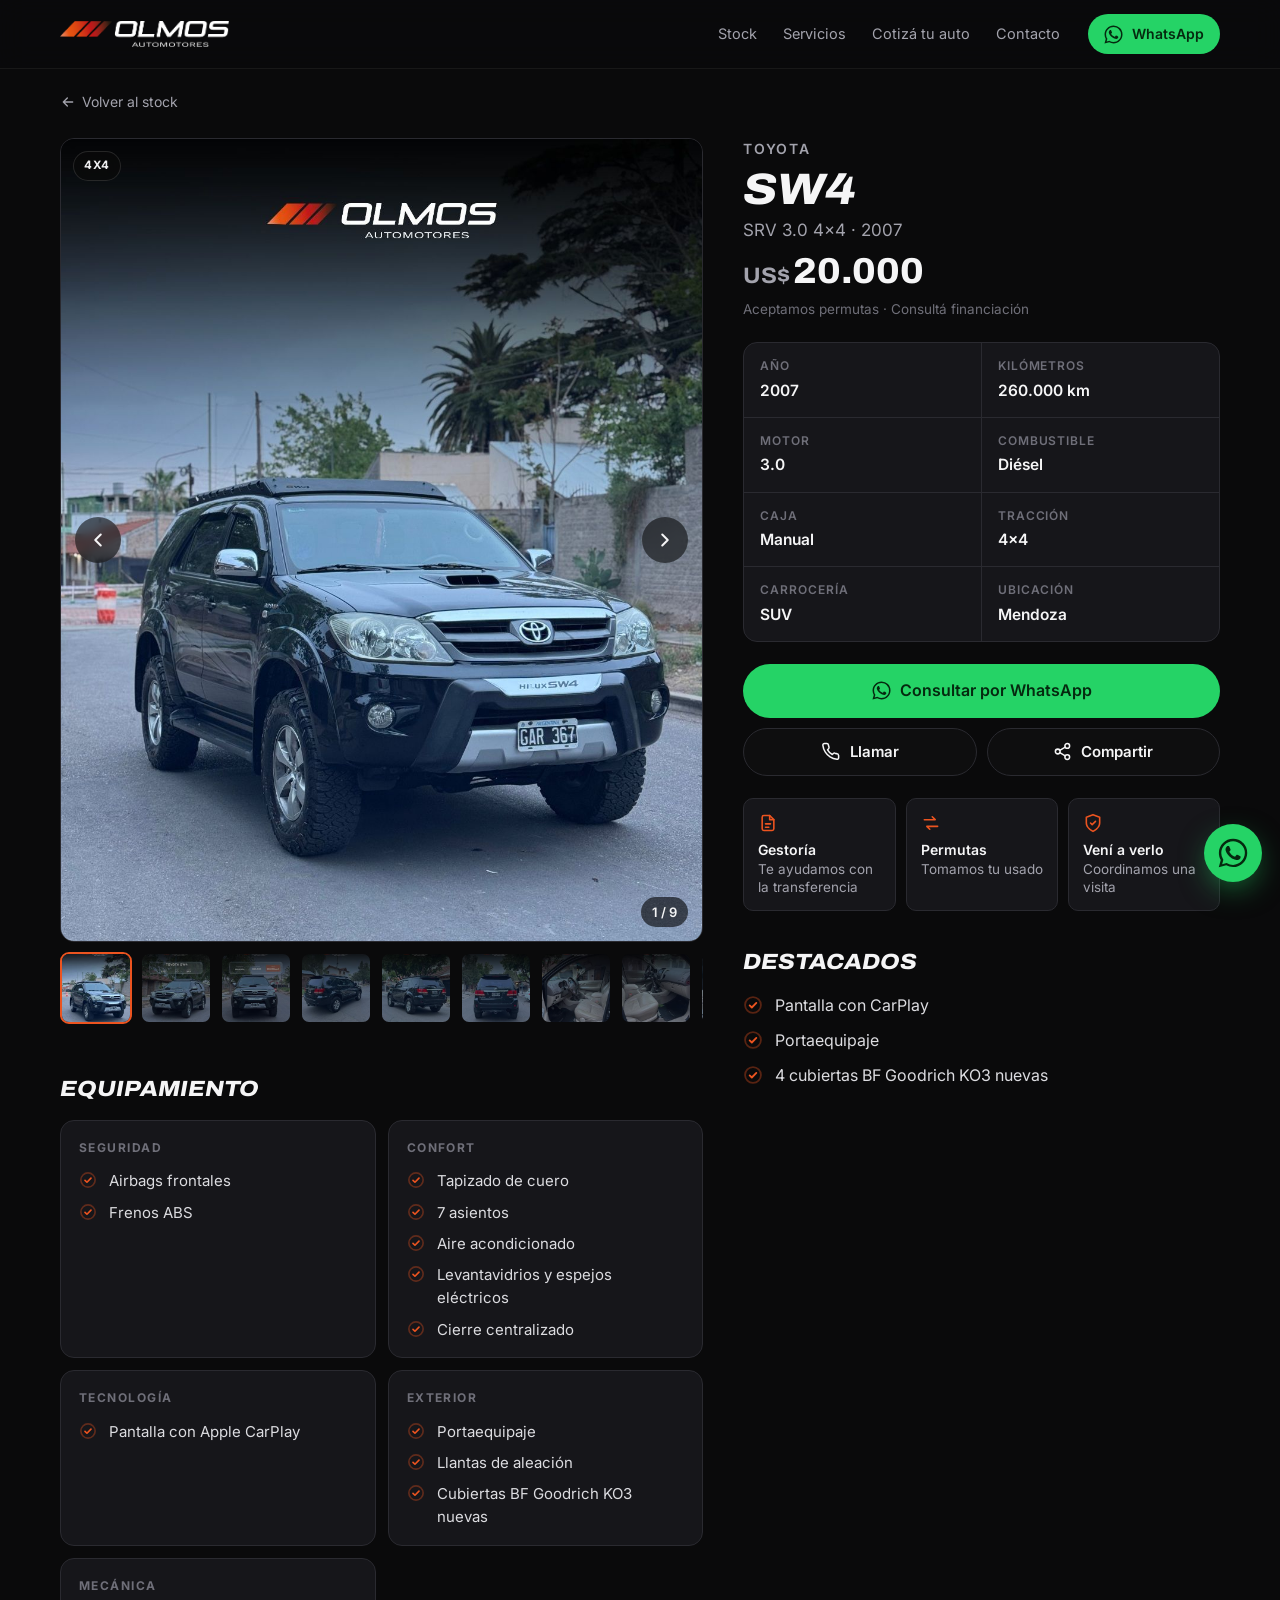
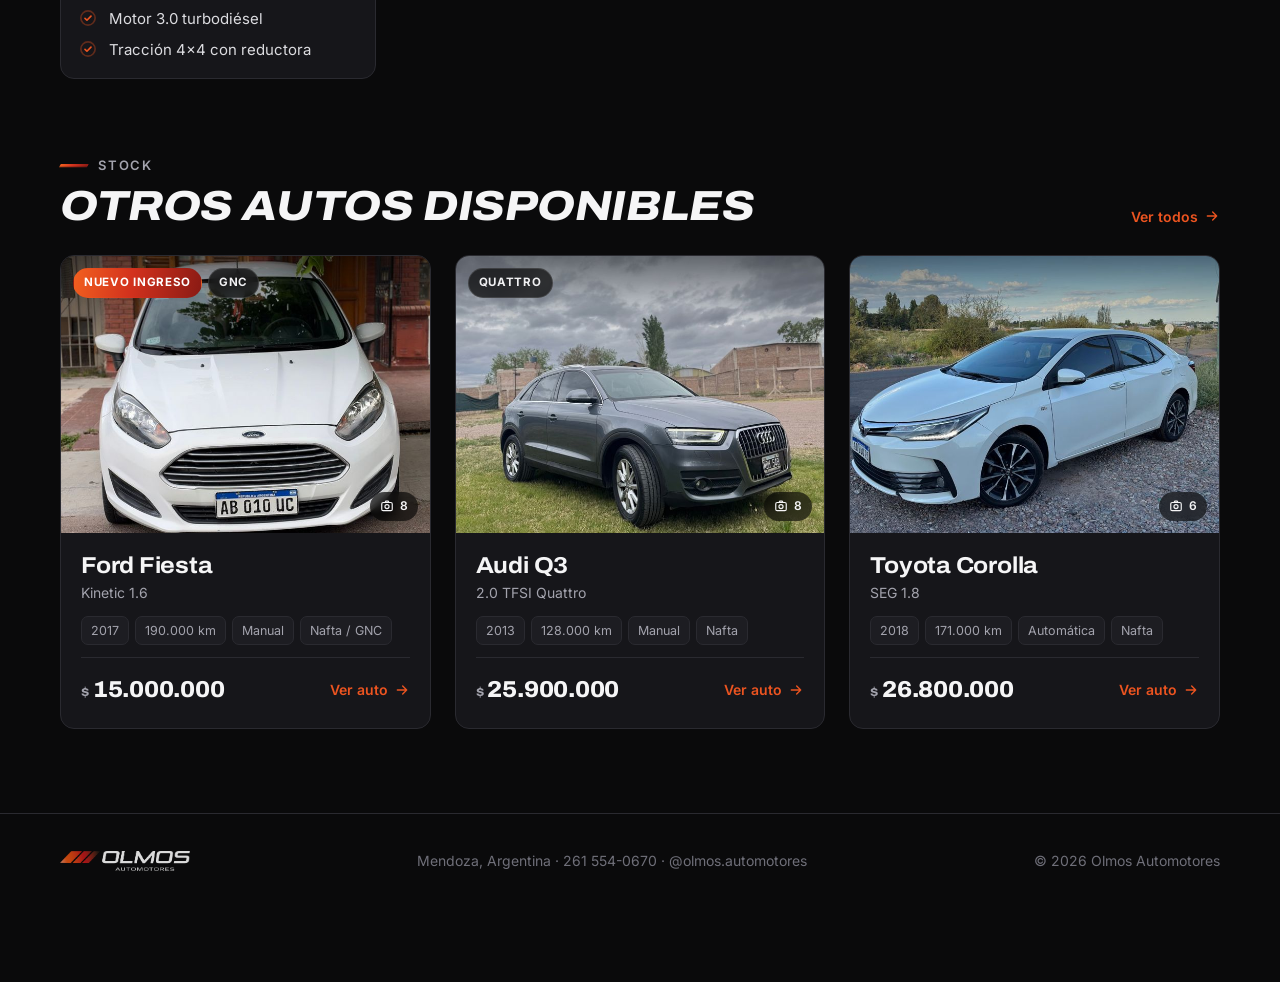
<file: a/toyota-sw4-srv-2007/index.html>
<!DOCTYPE html>
<html lang="es-AR">
<head>
<meta charset="utf-8">
<meta name="viewport" content="width=device-width,initial-scale=1,viewport-fit=cover">
<title>Toyota SW4 SRV 3.0 4x4 2007 · Olmos Automotores</title>
<meta name="description" content="Toyota SW4 SRV 3.0 4x4 2007 · 260.000 km · US$ 20.000.">
<meta name="theme-color" content="#0a0a0b">
<meta name="wa" content="5492615540670">
<link rel="canonical" href="https://olmosautomotores.github.io/a/toyota-sw4-srv-2007/">
<meta property="og:type" content="website">
<meta property="og:site_name" content="Olmos Automotores">
<meta property="og:title" content="Toyota SW4 SRV 3.0 4x4 2007 · Olmos Automotores">
<meta property="og:description" content="Toyota SW4 SRV 3.0 4x4 2007 · 260.000 km · US$ 20.000.">
<meta property="og:url" content="https://olmosautomotores.github.io/a/toyota-sw4-srv-2007/">
<meta property="og:image" content="https://olmosautomotores.github.io/fotos/toyota-sw4-srv-2007/m/1.jpg">
<meta property="og:locale" content="es_AR">
<meta name="twitter:card" content="summary_large_image">
<link rel="icon" type="image/png" href="../../assets/icono.png">
<link rel="apple-touch-icon" href="../../assets/apple-touch-icon.png">
<link rel="preconnect" href="https://fonts.googleapis.com"><link rel="preconnect" href="https://fonts.gstatic.com" crossorigin><link href="https://fonts.googleapis.com/css2?family=Archivo:ital,wdth,wght@0,62..125,600..800;1,62..125,600..800&family=Inter:wght@400;500;600;700&display=swap" rel="stylesheet">
<link rel="stylesheet" href="../../assets/style.css?v=18">
</head>
<body>
<header class="top"><div class="wrap">
  <a class="brand" href="../../" aria-label="Olmos Automotores — inicio"><img src="../../assets/logo-blanco.png" alt="Olmos Automotores" width="774" height="119"></a>
  <nav class="nav" aria-label="Principal"><a href="../../#stock">Stock</a><a href="../../#servicios">Servicios</a><a href="../../#cotizar">Cotizá tu auto</a><a href="../../#contacto">Contacto</a></nav>
  <a class="btn btn-wa btn-sm" href="https://wa.me/5492615540670?text=Hola%21%20Quer%C3%ADa%20hacer%20una%20consulta." target="_blank" rel="noopener" aria-label="WhatsApp"><svg viewBox="0 0 24 24" fill="currentColor" aria-hidden="true"><path d="M17.47 14.38c-.3-.15-1.75-.86-2.02-.96-.27-.1-.47-.15-.67.15-.2.3-.77.96-.94 1.16-.17.2-.35.22-.64.07-.3-.15-1.25-.46-2.38-1.47-.88-.79-1.47-1.76-1.65-2.06-.17-.3-.02-.46.13-.6.13-.14.3-.35.45-.52.15-.18.2-.3.3-.5.1-.2.05-.37-.03-.52-.07-.15-.67-1.6-.92-2.2-.24-.58-.49-.5-.67-.5h-.57c-.2 0-.52.07-.8.37-.27.3-1.04 1.02-1.04 2.48s1.07 2.88 1.21 3.08c.15.2 2.1 3.2 5.08 4.49.71.3 1.26.49 1.7.63.71.22 1.36.19 1.87.12.57-.09 1.75-.72 2-1.41.25-.7.25-1.29.17-1.41-.07-.13-.27-.2-.57-.35M12.05 21.5h-.01a9.4 9.4 0 0 1-4.8-1.31l-.34-.2-3.57.93.95-3.48-.22-.36a9.4 9.4 0 0 1-1.44-5.02c0-5.2 4.23-9.43 9.44-9.43 2.52 0 4.89.98 6.67 2.77a9.37 9.37 0 0 1 2.76 6.67c0 5.2-4.23 9.43-9.44 9.43M20.08 3.9A11.3 11.3 0 0 0 12.05.58C5.79.58.7 5.67.7 11.92c0 2 .52 3.95 1.52 5.67L.6 23.42l5.96-1.56a11.3 11.3 0 0 0 5.48 1.4h.01c6.25 0 11.34-5.1 11.34-11.35 0-3.03-1.18-5.88-3.32-8.02"/></svg><span>WhatsApp</span></a>
</div></header>
<main>
<div class="wrap"><div class="crumb"><a href="../../#stock"><svg viewBox="0 0 24 24" fill="none" stroke="currentColor" stroke-width="2" stroke-linecap="round" stroke-linejoin="round" aria-hidden="true"><path d="M19 12H5M11 18l-6-6 6-6"/></svg> Volver al stock</a></div>
<div class="detail">
  <div class="gallery">
    <div class="stage"><div class="tags"><span class="badge">4x4</span></div><div class="track"><img src="../../fotos/toyota-sw4-srv-2007/1.jpg" data-full="../../fotos/toyota-sw4-srv-2007/1.jpg" alt="Toyota SW4 SRV 3.0 4x4 2007 — foto 1" width="1080" height="1350"  draggable="false"><img src="../../fotos/toyota-sw4-srv-2007/2.jpg" data-full="../../fotos/toyota-sw4-srv-2007/2.jpg" alt="Toyota SW4 SRV 3.0 4x4 2007 — foto 2" width="1080" height="1350" loading="lazy" draggable="false"><img src="../../fotos/toyota-sw4-srv-2007/3.jpg" data-full="../../fotos/toyota-sw4-srv-2007/3.jpg" alt="Toyota SW4 SRV 3.0 4x4 2007 — foto 3" width="1080" height="1350" loading="lazy" draggable="false"><img src="../../fotos/toyota-sw4-srv-2007/4.jpg" data-full="../../fotos/toyota-sw4-srv-2007/4.jpg" alt="Toyota SW4 SRV 3.0 4x4 2007 — foto 4" width="1080" height="1350" loading="lazy" draggable="false"><img src="../../fotos/toyota-sw4-srv-2007/5.jpg" data-full="../../fotos/toyota-sw4-srv-2007/5.jpg" alt="Toyota SW4 SRV 3.0 4x4 2007 — foto 5" width="1080" height="1350" loading="lazy" draggable="false"><img src="../../fotos/toyota-sw4-srv-2007/6.jpg" data-full="../../fotos/toyota-sw4-srv-2007/6.jpg" alt="Toyota SW4 SRV 3.0 4x4 2007 — foto 6" width="1080" height="1350" loading="lazy" draggable="false"><img src="../../fotos/toyota-sw4-srv-2007/7.jpg" data-full="../../fotos/toyota-sw4-srv-2007/7.jpg" alt="Toyota SW4 SRV 3.0 4x4 2007 — foto 7" width="1080" height="1350" loading="lazy" draggable="false"><img src="../../fotos/toyota-sw4-srv-2007/8.jpg" data-full="../../fotos/toyota-sw4-srv-2007/8.jpg" alt="Toyota SW4 SRV 3.0 4x4 2007 — foto 8" width="1080" height="1350" loading="lazy" draggable="false"><img src="../../fotos/toyota-sw4-srv-2007/9.jpg" data-full="../../fotos/toyota-sw4-srv-2007/9.jpg" alt="Toyota SW4 SRV 3.0 4x4 2007 — foto 9" width="1080" height="1350" loading="lazy" draggable="false"></div>
      <button class="arrow prev" type="button" aria-label="Foto anterior"><svg viewBox="0 0 24 24" fill="none" stroke="currentColor" stroke-width="2.2" stroke-linecap="round" stroke-linejoin="round" aria-hidden="true"><path d="m15 18-6-6 6-6"/></svg></button><button class="arrow next" type="button" aria-label="Foto siguiente"><svg viewBox="0 0 24 24" fill="none" stroke="currentColor" stroke-width="2.2" stroke-linecap="round" stroke-linejoin="round" aria-hidden="true"><path d="m9 18 6-6-6-6"/></svg></button>
      <span class="counter"></span></div>
    <div class="thumbs"><button type="button" aria-label="Foto 1"><img src="../../fotos/toyota-sw4-srv-2007/t/1.jpg" alt="" loading="lazy" width="220" height="275"></button><button type="button" aria-label="Foto 2"><img src="../../fotos/toyota-sw4-srv-2007/t/2.jpg" alt="" loading="lazy" width="220" height="275"></button><button type="button" aria-label="Foto 3"><img src="../../fotos/toyota-sw4-srv-2007/t/3.jpg" alt="" loading="lazy" width="220" height="275"></button><button type="button" aria-label="Foto 4"><img src="../../fotos/toyota-sw4-srv-2007/t/4.jpg" alt="" loading="lazy" width="220" height="275"></button><button type="button" aria-label="Foto 5"><img src="../../fotos/toyota-sw4-srv-2007/t/5.jpg" alt="" loading="lazy" width="220" height="275"></button><button type="button" aria-label="Foto 6"><img src="../../fotos/toyota-sw4-srv-2007/t/6.jpg" alt="" loading="lazy" width="220" height="275"></button><button type="button" aria-label="Foto 7"><img src="../../fotos/toyota-sw4-srv-2007/t/7.jpg" alt="" loading="lazy" width="220" height="275"></button><button type="button" aria-label="Foto 8"><img src="../../fotos/toyota-sw4-srv-2007/t/8.jpg" alt="" loading="lazy" width="220" height="275"></button><button type="button" aria-label="Foto 9"><img src="../../fotos/toyota-sw4-srv-2007/t/9.jpg" alt="" loading="lazy" width="220" height="275"></button></div>
  </div>
  <div class="info">
    <div class="mk">Toyota</div>
    <h1>SW4</h1>
    <p class="ver">SRV 3.0 4x4 · 2007</p>
    <span class="price"><small>US$</small>20.000</span>
    <p class="note">Aceptamos permutas · Consultá financiación</p>
    
    <div class="sheet"><div><small>Año</small><b>2007</b></div><div><small>Kilómetros</small><b>260.000 km</b></div><div><small>Motor</small><b>3.0</b></div><div><small>Combustible</small><b>Diésel</b></div><div><small>Caja</small><b>Manual</b></div><div><small>Tracción</small><b>4x4</b></div><div><small>Carrocería</small><b>SUV</b></div><div><small>Ubicación</small><b>Mendoza</b></div></div>
    <div class="actions" id="acciones">
      <a class="btn btn-wa" href="https://wa.me/5492615540670?text=Hola%21%20Vi%20el%20Toyota%20SW4%20SRV%203.0%204x4%202007%20en%20la%20p%C3%A1gina%20de%20Olmos%20Automotores%20%28US%24%2020.000%29.%20%C2%BFSigue%20disponible%3F%0Ahttps%3A//olmosautomotores.github.io/a/toyota-sw4-srv-2007/" target="_blank" rel="noopener"><svg viewBox="0 0 24 24" fill="currentColor" aria-hidden="true"><path d="M17.47 14.38c-.3-.15-1.75-.86-2.02-.96-.27-.1-.47-.15-.67.15-.2.3-.77.96-.94 1.16-.17.2-.35.22-.64.07-.3-.15-1.25-.46-2.38-1.47-.88-.79-1.47-1.76-1.65-2.06-.17-.3-.02-.46.13-.6.13-.14.3-.35.45-.52.15-.18.2-.3.3-.5.1-.2.05-.37-.03-.52-.07-.15-.67-1.6-.92-2.2-.24-.58-.49-.5-.67-.5h-.57c-.2 0-.52.07-.8.37-.27.3-1.04 1.02-1.04 2.48s1.07 2.88 1.21 3.08c.15.2 2.1 3.2 5.08 4.49.71.3 1.26.49 1.7.63.71.22 1.36.19 1.87.12.57-.09 1.75-.72 2-1.41.25-.7.25-1.29.17-1.41-.07-.13-.27-.2-.57-.35M12.05 21.5h-.01a9.4 9.4 0 0 1-4.8-1.31l-.34-.2-3.57.93.95-3.48-.22-.36a9.4 9.4 0 0 1-1.44-5.02c0-5.2 4.23-9.43 9.44-9.43 2.52 0 4.89.98 6.67 2.77a9.37 9.37 0 0 1 2.76 6.67c0 5.2-4.23 9.43-9.44 9.43M20.08 3.9A11.3 11.3 0 0 0 12.05.58C5.79.58.7 5.67.7 11.92c0 2 .52 3.95 1.52 5.67L.6 23.42l5.96-1.56a11.3 11.3 0 0 0 5.48 1.4h.01c6.25 0 11.34-5.1 11.34-11.35 0-3.03-1.18-5.88-3.32-8.02"/></svg> Consultar por WhatsApp</a>
      <div class="row"><a class="btn btn-ghost" href="tel:+5492615540670"><svg viewBox="0 0 24 24" fill="none" stroke="currentColor" stroke-width="1.9" stroke-linecap="round" stroke-linejoin="round" aria-hidden="true"><path d="M21 16.9v3a2 2 0 0 1-2.2 2 19.8 19.8 0 0 1-8.6-3.1 19.5 19.5 0 0 1-6-6A19.8 19.8 0 0 1 1.1 4.2 2 2 0 0 1 3.1 2h3a2 2 0 0 1 2 1.7c.1.9.4 1.8.7 2.7a2 2 0 0 1-.5 2.1L7 9.8a16 16 0 0 0 6 6l1.3-1.3a2 2 0 0 1 2.1-.4c.9.3 1.8.6 2.7.7a2 2 0 0 1 1.7 2z"/></svg> Llamar</a><button class="btn btn-ghost" type="button" data-share><svg viewBox="0 0 24 24" fill="none" stroke="currentColor" stroke-width="1.9" stroke-linecap="round" stroke-linejoin="round" aria-hidden="true"><circle cx="18" cy="5" r="3"/><circle cx="6" cy="12" r="3"/><circle cx="18" cy="19" r="3"/><path d="m8.6 13.5 6.8 4M15.4 6.5l-6.8 4"/></svg> Compartir</button></div>
    </div>
    <div class="trust">
      <div><svg viewBox="0 0 24 24" fill="none" stroke="currentColor" stroke-width="1.9" stroke-linecap="round" stroke-linejoin="round" aria-hidden="true"><path d="M14 3H7a2 2 0 0 0-2 2v14a2 2 0 0 0 2 2h10a2 2 0 0 0 2-2V8z"/><path d="M14 3v5h5M9 13h6M9 17h4"/></svg><span><b>Gestoría</b>Te ayudamos con la transferencia</span></div>
      <div><svg viewBox="0 0 24 24" fill="none" stroke="currentColor" stroke-width="1.9" stroke-linecap="round" stroke-linejoin="round" aria-hidden="true"><path d="M4 8h13l-3.5-3.5M20 16H7l3.5 3.5"/></svg><span><b>Permutas</b>Tomamos tu usado</span></div>
      <div><svg viewBox="0 0 24 24" fill="none" stroke="currentColor" stroke-width="1.9" stroke-linecap="round" stroke-linejoin="round" aria-hidden="true"><path d="M12 22s8-4 8-10V5l-8-3-8 3v7c0 6 8 10 8 10z"/><path d="m9 12 2 2 4-4"/></svg><span><b>Vení a verlo</b>Coordinamos una visita</span></div>
    </div>
    <div class="block"><h2>Destacados</h2><ul class="checks"><li><svg viewBox="0 0 24 24" fill="none" stroke="currentColor" stroke-width="2.2" stroke-linecap="round" stroke-linejoin="round" aria-hidden="true"><circle cx="12" cy="12" r="9.5" opacity=".35"/><path d="m8 12.5 2.6 2.5L16 9.5"/></svg><span>Pantalla con CarPlay</span></li><li><svg viewBox="0 0 24 24" fill="none" stroke="currentColor" stroke-width="2.2" stroke-linecap="round" stroke-linejoin="round" aria-hidden="true"><circle cx="12" cy="12" r="9.5" opacity=".35"/><path d="m8 12.5 2.6 2.5L16 9.5"/></svg><span>Portaequipaje</span></li><li><svg viewBox="0 0 24 24" fill="none" stroke="currentColor" stroke-width="2.2" stroke-linecap="round" stroke-linejoin="round" aria-hidden="true"><circle cx="12" cy="12" r="9.5" opacity=".35"/><path d="m8 12.5 2.6 2.5L16 9.5"/></svg><span>4 cubiertas BF Goodrich KO3 nuevas</span></li></ul></div>
    
  </div>
  <section class="equip"><h2>Equipamiento</h2><div class="eq-grid"><div class="eq-g"><h3>Seguridad</h3><ul class="checks"><li><svg viewBox="0 0 24 24" fill="none" stroke="currentColor" stroke-width="2.2" stroke-linecap="round" stroke-linejoin="round" aria-hidden="true"><circle cx="12" cy="12" r="9.5" opacity=".35"/><path d="m8 12.5 2.6 2.5L16 9.5"/></svg><span>Airbags frontales</span></li><li><svg viewBox="0 0 24 24" fill="none" stroke="currentColor" stroke-width="2.2" stroke-linecap="round" stroke-linejoin="round" aria-hidden="true"><circle cx="12" cy="12" r="9.5" opacity=".35"/><path d="m8 12.5 2.6 2.5L16 9.5"/></svg><span>Frenos ABS</span></li></ul></div><div class="eq-g"><h3>Confort</h3><ul class="checks"><li><svg viewBox="0 0 24 24" fill="none" stroke="currentColor" stroke-width="2.2" stroke-linecap="round" stroke-linejoin="round" aria-hidden="true"><circle cx="12" cy="12" r="9.5" opacity=".35"/><path d="m8 12.5 2.6 2.5L16 9.5"/></svg><span>Tapizado de cuero</span></li><li><svg viewBox="0 0 24 24" fill="none" stroke="currentColor" stroke-width="2.2" stroke-linecap="round" stroke-linejoin="round" aria-hidden="true"><circle cx="12" cy="12" r="9.5" opacity=".35"/><path d="m8 12.5 2.6 2.5L16 9.5"/></svg><span>7 asientos</span></li><li><svg viewBox="0 0 24 24" fill="none" stroke="currentColor" stroke-width="2.2" stroke-linecap="round" stroke-linejoin="round" aria-hidden="true"><circle cx="12" cy="12" r="9.5" opacity=".35"/><path d="m8 12.5 2.6 2.5L16 9.5"/></svg><span>Aire acondicionado</span></li><li><svg viewBox="0 0 24 24" fill="none" stroke="currentColor" stroke-width="2.2" stroke-linecap="round" stroke-linejoin="round" aria-hidden="true"><circle cx="12" cy="12" r="9.5" opacity=".35"/><path d="m8 12.5 2.6 2.5L16 9.5"/></svg><span>Levantavidrios y espejos eléctricos</span></li><li><svg viewBox="0 0 24 24" fill="none" stroke="currentColor" stroke-width="2.2" stroke-linecap="round" stroke-linejoin="round" aria-hidden="true"><circle cx="12" cy="12" r="9.5" opacity=".35"/><path d="m8 12.5 2.6 2.5L16 9.5"/></svg><span>Cierre centralizado</span></li></ul></div><div class="eq-g"><h3>Tecnología</h3><ul class="checks"><li><svg viewBox="0 0 24 24" fill="none" stroke="currentColor" stroke-width="2.2" stroke-linecap="round" stroke-linejoin="round" aria-hidden="true"><circle cx="12" cy="12" r="9.5" opacity=".35"/><path d="m8 12.5 2.6 2.5L16 9.5"/></svg><span>Pantalla con Apple CarPlay</span></li></ul></div><div class="eq-g"><h3>Exterior</h3><ul class="checks"><li><svg viewBox="0 0 24 24" fill="none" stroke="currentColor" stroke-width="2.2" stroke-linecap="round" stroke-linejoin="round" aria-hidden="true"><circle cx="12" cy="12" r="9.5" opacity=".35"/><path d="m8 12.5 2.6 2.5L16 9.5"/></svg><span>Portaequipaje</span></li><li><svg viewBox="0 0 24 24" fill="none" stroke="currentColor" stroke-width="2.2" stroke-linecap="round" stroke-linejoin="round" aria-hidden="true"><circle cx="12" cy="12" r="9.5" opacity=".35"/><path d="m8 12.5 2.6 2.5L16 9.5"/></svg><span>Llantas de aleación</span></li><li><svg viewBox="0 0 24 24" fill="none" stroke="currentColor" stroke-width="2.2" stroke-linecap="round" stroke-linejoin="round" aria-hidden="true"><circle cx="12" cy="12" r="9.5" opacity=".35"/><path d="m8 12.5 2.6 2.5L16 9.5"/></svg><span>Cubiertas BF Goodrich KO3 nuevas</span></li></ul></div><div class="eq-g"><h3>Mecánica</h3><ul class="checks"><li><svg viewBox="0 0 24 24" fill="none" stroke="currentColor" stroke-width="2.2" stroke-linecap="round" stroke-linejoin="round" aria-hidden="true"><circle cx="12" cy="12" r="9.5" opacity=".35"/><path d="m8 12.5 2.6 2.5L16 9.5"/></svg><span>Motor 3.0 turbodiésel</span></li><li><svg viewBox="0 0 24 24" fill="none" stroke="currentColor" stroke-width="2.2" stroke-linecap="round" stroke-linejoin="round" aria-hidden="true"><circle cx="12" cy="12" r="9.5" opacity=".35"/><path d="m8 12.5 2.6 2.5L16 9.5"/></svg><span>Tracción 4x4 con reductora</span></li></ul></div></div></section>
</div></div>
<section class="sec" style="padding-top:0"><div class="wrap"><div class="sec-head"><div><span class="eyebrow">Stock</span><h2>Otros autos disponibles</h2></div><a class="go" href="../../#stock">Ver todos <svg viewBox="0 0 24 24" fill="none" stroke="currentColor" stroke-width="2" stroke-linecap="round" stroke-linejoin="round" aria-hidden="true"><path d="M5 12h14M13 6l6 6-6 6"/></svg></a></div><div class="grid"><a class="card" href="../../a/ford-fiesta-kinetic-2017/" data-tipo="hatchback" data-txt="ford fiesta kinetic 1.6 2017 nafta / gnc manual hatchback " data-anio="2017" data-km="190000" data-fecha="20261031">
  <div class="ph"><img src="../../fotos/ford-fiesta-kinetic-2017/m/1.jpg" alt="Ford Fiesta Kinetic 1.6 2017" loading="lazy" width="720" height="900"><div class="tags"><span class="badge new">Nuevo ingreso</span><span class="badge">GNC</span></div><span class="nph"><svg viewBox="0 0 24 24" fill="none" stroke="currentColor" stroke-width="2" stroke-linecap="round" stroke-linejoin="round" aria-hidden="true"><rect x="3" y="6" width="18" height="14" rx="2.5"/><circle cx="12" cy="13" r="3.5"/><path d="M8.5 6 10 3.5h4L15.5 6"/></svg>8</span></div>
  <div class="bd">
    <div><h3>Ford Fiesta</h3><div class="ver">Kinetic 1.6</div></div>
    <div class="specs"><span>2017</span><span>190.000 km</span><span>Manual</span><span>Nafta / GNC</span></div>
    <div class="ft"><span class="price"><small>$</small>15.000.000</span><span class="go">Ver auto <svg viewBox="0 0 24 24" fill="none" stroke="currentColor" stroke-width="2" stroke-linecap="round" stroke-linejoin="round" aria-hidden="true"><path d="M5 12h14M13 6l6 6-6 6"/></svg></span></div>
  </div>
</a><a class="card" href="../../a/audi-q3-2013/" data-tipo="suv" data-txt="audi q3 2.0 tfsi quattro 2013 nafta manual suv integral (quattro)" data-anio="2013" data-km="128000" data-fecha="20261010">
  <div class="ph"><img src="../../fotos/audi-q3-2013/m/1.jpg" alt="Audi Q3 2.0 TFSI Quattro 2013" loading="lazy" width="720" height="900"><div class="tags"><span class="badge">Quattro</span></div><span class="nph"><svg viewBox="0 0 24 24" fill="none" stroke="currentColor" stroke-width="2" stroke-linecap="round" stroke-linejoin="round" aria-hidden="true"><rect x="3" y="6" width="18" height="14" rx="2.5"/><circle cx="12" cy="13" r="3.5"/><path d="M8.5 6 10 3.5h4L15.5 6"/></svg>8</span></div>
  <div class="bd">
    <div><h3>Audi Q3</h3><div class="ver">2.0 TFSI Quattro</div></div>
    <div class="specs"><span>2013</span><span>128.000 km</span><span>Manual</span><span>Nafta</span></div>
    <div class="ft"><span class="price"><small>$</small>25.900.000</span><span class="go">Ver auto <svg viewBox="0 0 24 24" fill="none" stroke="currentColor" stroke-width="2" stroke-linecap="round" stroke-linejoin="round" aria-hidden="true"><path d="M5 12h14M13 6l6 6-6 6"/></svg></span></div>
  </div>
</a><a class="card" href="../../a/toyota-corolla-seg-2018/" data-tipo="sedán" data-txt="toyota corolla seg 1.8 2018 nafta automatica sedan " data-anio="2018" data-km="171000" data-fecha="20260821">
  <div class="ph"><img src="../../fotos/toyota-corolla-seg-2018/m/1.jpg" alt="Toyota Corolla SEG 1.8 2018" loading="lazy" width="720" height="900"><span class="nph"><svg viewBox="0 0 24 24" fill="none" stroke="currentColor" stroke-width="2" stroke-linecap="round" stroke-linejoin="round" aria-hidden="true"><rect x="3" y="6" width="18" height="14" rx="2.5"/><circle cx="12" cy="13" r="3.5"/><path d="M8.5 6 10 3.5h4L15.5 6"/></svg>6</span></div>
  <div class="bd">
    <div><h3>Toyota Corolla</h3><div class="ver">SEG 1.8</div></div>
    <div class="specs"><span>2018</span><span>171.000 km</span><span>Automática</span><span>Nafta</span></div>
    <div class="ft"><span class="price"><small>$</small>26.800.000</span><span class="go">Ver auto <svg viewBox="0 0 24 24" fill="none" stroke="currentColor" stroke-width="2" stroke-linecap="round" stroke-linejoin="round" aria-hidden="true"><path d="M5 12h14M13 6l6 6-6 6"/></svg></span></div>
  </div>
</a></div></div></section>
</main>
<div class="bar" aria-hidden="true"><div><small>Toyota SW4 2007</small><span class="price"><small>US$</small>20.000</span></div><a class="btn btn-wa" href="https://wa.me/5492615540670?text=Hola%21%20Vi%20el%20Toyota%20SW4%20SRV%203.0%204x4%202007%20en%20la%20p%C3%A1gina%20de%20Olmos%20Automotores%20%28US%24%2020.000%29.%20%C2%BFSigue%20disponible%3F%0Ahttps%3A//olmosautomotores.github.io/a/toyota-sw4-srv-2007/" target="_blank" rel="noopener" tabindex="-1"><svg viewBox="0 0 24 24" fill="currentColor" aria-hidden="true"><path d="M17.47 14.38c-.3-.15-1.75-.86-2.02-.96-.27-.1-.47-.15-.67.15-.2.3-.77.96-.94 1.16-.17.2-.35.22-.64.07-.3-.15-1.25-.46-2.38-1.47-.88-.79-1.47-1.76-1.65-2.06-.17-.3-.02-.46.13-.6.13-.14.3-.35.45-.52.15-.18.2-.3.3-.5.1-.2.05-.37-.03-.52-.07-.15-.67-1.6-.92-2.2-.24-.58-.49-.5-.67-.5h-.57c-.2 0-.52.07-.8.37-.27.3-1.04 1.02-1.04 2.48s1.07 2.88 1.21 3.08c.15.2 2.1 3.2 5.08 4.49.71.3 1.26.49 1.7.63.71.22 1.36.19 1.87.12.57-.09 1.75-.72 2-1.41.25-.7.25-1.29.17-1.41-.07-.13-.27-.2-.57-.35M12.05 21.5h-.01a9.4 9.4 0 0 1-4.8-1.31l-.34-.2-3.57.93.95-3.48-.22-.36a9.4 9.4 0 0 1-1.44-5.02c0-5.2 4.23-9.43 9.44-9.43 2.52 0 4.89.98 6.67 2.77a9.37 9.37 0 0 1 2.76 6.67c0 5.2-4.23 9.43-9.44 9.43M20.08 3.9A11.3 11.3 0 0 0 12.05.58C5.79.58.7 5.67.7 11.92c0 2 .52 3.95 1.52 5.67L.6 23.42l5.96-1.56a11.3 11.3 0 0 0 5.48 1.4h.01c6.25 0 11.34-5.1 11.34-11.35 0-3.03-1.18-5.88-3.32-8.02"/></svg> Consultar</a></div>
<div class="lb" role="dialog" aria-label="Fotos"><img alt=""><button class="x" type="button" aria-label="Cerrar"><svg viewBox="0 0 24 24" fill="none" stroke="currentColor" stroke-width="2.2" stroke-linecap="round" aria-hidden="true"><path d="M18 6 6 18M6 6l12 12"/></svg></button><button class="arrow prev" type="button" aria-label="Anterior"><svg viewBox="0 0 24 24" fill="none" stroke="currentColor" stroke-width="2.2" stroke-linecap="round" stroke-linejoin="round" aria-hidden="true"><path d="m15 18-6-6 6-6"/></svg></button><button class="arrow next" type="button" aria-label="Siguiente"><svg viewBox="0 0 24 24" fill="none" stroke="currentColor" stroke-width="2.2" stroke-linecap="round" stroke-linejoin="round" aria-hidden="true"><path d="m9 18 6-6-6-6"/></svg></button><span class="counter"></span></div>
<footer class="foot"><div class="wrap">
  <img src="../../assets/logo-blanco.png" alt="Olmos Automotores" width="774" height="119" loading="lazy">
  <div>Mendoza, Argentina · <a href="tel:+5492615540670">261 554-0670</a> · <a href="https://instagram.com/olmos.automotores" target="_blank" rel="noopener">@olmos.automotores</a></div>
  <div>© 2026 Olmos Automotores</div>
</div></footer>
<a class="fab" href="https://wa.me/5492615540670?text=Hola%21%20Vi%20el%20Toyota%20SW4%20SRV%203.0%204x4%202007%20en%20la%20p%C3%A1gina%20de%20Olmos%20Automotores%20%28US%24%2020.000%29.%20%C2%BFSigue%20disponible%3F%0Ahttps%3A//olmosautomotores.github.io/a/toyota-sw4-srv-2007/" target="_blank" rel="noopener" aria-label="Escribinos por WhatsApp"><svg viewBox="0 0 24 24" fill="currentColor" aria-hidden="true"><path d="M17.47 14.38c-.3-.15-1.75-.86-2.02-.96-.27-.1-.47-.15-.67.15-.2.3-.77.96-.94 1.16-.17.2-.35.22-.64.07-.3-.15-1.25-.46-2.38-1.47-.88-.79-1.47-1.76-1.65-2.06-.17-.3-.02-.46.13-.6.13-.14.3-.35.45-.52.15-.18.2-.3.3-.5.1-.2.05-.37-.03-.52-.07-.15-.67-1.6-.92-2.2-.24-.58-.49-.5-.67-.5h-.57c-.2 0-.52.07-.8.37-.27.3-1.04 1.02-1.04 2.48s1.07 2.88 1.21 3.08c.15.2 2.1 3.2 5.08 4.49.71.3 1.26.49 1.7.63.71.22 1.36.19 1.87.12.57-.09 1.75-.72 2-1.41.25-.7.25-1.29.17-1.41-.07-.13-.27-.2-.57-.35M12.05 21.5h-.01a9.4 9.4 0 0 1-4.8-1.31l-.34-.2-3.57.93.95-3.48-.22-.36a9.4 9.4 0 0 1-1.44-5.02c0-5.2 4.23-9.43 9.44-9.43 2.52 0 4.89.98 6.67 2.77a9.37 9.37 0 0 1 2.76 6.67c0 5.2-4.23 9.43-9.44 9.43M20.08 3.9A11.3 11.3 0 0 0 12.05.58C5.79.58.7 5.67.7 11.92c0 2 .52 3.95 1.52 5.67L.6 23.42l5.96-1.56a11.3 11.3 0 0 0 5.48 1.4h.01c6.25 0 11.34-5.1 11.34-11.35 0-3.03-1.18-5.88-3.32-8.02"/></svg></a>
<script src="../../assets/app.js?v=18" defer></script>
</body>
</html>
</file>
<file: assets/style.css>
:root{
  --bg:#0a0a0b;
  --bg-2:#111113;
  --surface:#16161a;
  --surface-2:#1d1d22;
  --line:#2a2a30;
  --text:#f5f5f6;
  --muted:#a3a3ad;
  --dim:#6f6f79;
  --accent:#ec5420;
  --accent-2:#c8201f;
  --accent-3:#5c1610;
  --grad:linear-gradient(100deg,#f2601f 0%,#d3321d 45%,#8a1a14 100%);
  --wa:#25d366;
  --radius:14px;
  --radius-sm:10px;
  --shadow:0 18px 50px -20px rgba(0,0,0,.8);
  --max:1200px;
  --head:"Archivo",system-ui,sans-serif;
  --body:"Inter",system-ui,-apple-system,"Segoe UI",sans-serif;
  color-scheme:dark;
}
*{box-sizing:border-box}
html{scroll-behavior:smooth;-webkit-text-size-adjust:100%}
body{margin:0;background:var(--bg);color:var(--text);font-family:var(--body);font-size:16px;line-height:1.55;-webkit-font-smoothing:antialiased;overflow-x:hidden}
img{max-width:100%;display:block}
a{color:inherit;text-decoration:none}
button{font:inherit;color:inherit;cursor:pointer;border:0;background:none}
.wrap{max-width:var(--max);margin:0 auto;padding:0 20px}
.sr{position:absolute;width:1px;height:1px;overflow:hidden;clip:rect(0 0 0 0)}
:focus-visible{outline:2px solid var(--accent);outline-offset:3px;border-radius:6px}

/* ---------- Header ---------- */
.top{position:sticky;top:0;z-index:40;background:rgba(10,10,11,.82);backdrop-filter:saturate(1.4) blur(14px);-webkit-backdrop-filter:saturate(1.4) blur(14px);border-bottom:1px solid rgba(255,255,255,.06)}
.top .wrap{display:flex;align-items:center;gap:24px;height:68px}
.brand img{height:26px;width:auto}
.nav{display:flex;gap:26px;margin-left:auto;font-size:14.5px;color:var(--muted)}
.nav a:hover{color:var(--text)}
.btn{display:inline-flex;align-items:center;justify-content:center;gap:9px;height:46px;padding:0 20px;border-radius:999px;font-weight:600;font-size:15px;white-space:nowrap;transition:transform .15s ease,background .2s ease,opacity .2s}
.btn:active{transform:scale(.97)}
.btn svg{width:19px;height:19px;flex:none}
.btn-wa{background:var(--wa);color:#05290f}
.btn-wa:hover{background:#3ae07a}
.btn-accent{background:var(--grad);color:#fff}
.btn-accent:hover{opacity:.92}
.btn-ghost{border:1px solid var(--line);color:var(--text);background:rgba(255,255,255,.02)}
.btn-ghost:hover{background:rgba(255,255,255,.06)}
.btn-sm{height:40px;padding:0 16px;font-size:14px}
.top .btn{margin-left:4px}

/* ---------- Hero ---------- */
.hero{position:relative;overflow:hidden;padding:96px 0 84px;border-bottom:1px solid var(--line);background:
  radial-gradient(900px 420px at 85% 10%,rgba(236,84,32,.20),transparent 60%),
  radial-gradient(700px 400px at 0% 100%,rgba(200,32,31,.10),transparent 60%),var(--bg)}
.stripes{position:absolute;right:-60px;top:50%;transform:translateY(-50%);display:flex;gap:26px;opacity:.9;pointer-events:none}
.stripes i{display:block;width:110px;height:420px;transform:skewX(-28deg);background:var(--grad);border-radius:4px;filter:saturate(1.05)}
.stripes i:nth-child(1){opacity:.95}
.stripes i:nth-child(2){opacity:.6}
.stripes i:nth-child(3){opacity:.3}
.hero .wrap{position:relative}
.eyebrow{display:inline-flex;align-items:center;gap:10px;font-size:13px;letter-spacing:.14em;text-transform:uppercase;color:var(--muted);font-weight:600}
.eyebrow::before{content:"";width:28px;height:3px;background:var(--grad);transform:skewX(-28deg)}
.hero h1{font-family:var(--head);font-stretch:118%;font-weight:800;font-style:italic;font-size:clamp(38px,6.4vw,76px);line-height:.98;letter-spacing:-.02em;margin:20px 0 22px;max-width:12ch;text-transform:uppercase}
.hero h1 span{background:var(--grad);-webkit-background-clip:text;background-clip:text;color:transparent;padding-right:.08em}
.hero p.lead{font-size:clamp(17px,2vw,19px);color:var(--muted);max-width:46ch;margin:0 0 32px}
.hero .ctas{display:flex;gap:12px;flex-wrap:wrap}
.perks{display:flex;flex-wrap:wrap;gap:10px 28px;margin-top:44px;padding:0;list-style:none;color:var(--muted);font-size:14.5px}
.perks li{display:flex;align-items:center;gap:9px}
.perks svg{width:18px;height:18px;color:var(--accent)}

/* ---------- Sections ---------- */
section{scroll-margin-top:80px}
.sec{padding:84px 0}
.sec-head{display:flex;align-items:end;justify-content:space-between;gap:20px;margin-bottom:28px;flex-wrap:wrap}
.sec h2{font-family:var(--head);font-stretch:112%;font-weight:800;font-style:italic;text-transform:uppercase;font-size:clamp(28px,3.6vw,42px);line-height:1;letter-spacing:-.01em;margin:10px 0 0}
.sec-sub{color:var(--muted);margin:10px 0 0;max-width:52ch}
.count{color:var(--dim);font-size:14px}

/* ---------- Toolbar ---------- */
.toolbar{display:flex;gap:12px;flex-wrap:wrap;align-items:center;margin-bottom:26px}
.search{position:relative;flex:1 1 260px;max-width:380px}
.search svg{position:absolute;left:14px;top:50%;transform:translateY(-50%);width:18px;height:18px;color:var(--dim)}
.search input{width:100%;height:46px;border-radius:999px;border:1px solid var(--line);background:var(--surface);color:var(--text);font:inherit;font-size:15px;padding:0 16px 0 42px}
.search input::placeholder{color:var(--dim)}
.search input:focus{outline:none;border-color:#45454d}
.chips{display:flex;gap:8px;flex-wrap:wrap}
.chip{height:40px;padding:0 16px;border-radius:999px;border:1px solid var(--line);background:transparent;color:var(--muted);font-size:14px;font-weight:500;transition:all .15s}
.chip:hover{color:var(--text);border-color:#3a3a42}
.chip[aria-pressed=true]{background:var(--text);color:#0a0a0b;border-color:var(--text)}
.sort{margin-left:auto;height:40px;border-radius:999px;border:1px solid var(--line);background:var(--surface);color:var(--text);font:inherit;font-size:14px;padding:0 36px 0 16px;appearance:none;-webkit-appearance:none;background-image:url("data:image/svg+xml,%3Csvg xmlns='http://www.w3.org/2000/svg' width='12' height='12' viewBox='0 0 24 24' fill='none' stroke='%23a3a3ad' stroke-width='2.5'%3E%3Cpath d='m6 9 6 6 6-6'/%3E%3C/svg%3E");background-repeat:no-repeat;background-position:right 14px center}

/* ---------- Cards ---------- */
.grid{display:grid;grid-template-columns:repeat(auto-fill,minmax(270px,1fr));gap:22px}
.card{position:relative;display:flex;flex-direction:column;background:var(--surface);border:1px solid var(--line);border-radius:var(--radius);overflow:hidden;transition:transform .25s cubic-bezier(.2,.7,.2,1),border-color .25s,box-shadow .25s}
.card:hover{transform:translateY(-4px);border-color:#3a3a42;box-shadow:var(--shadow)}
.card .ph{position:relative;aspect-ratio:4/3;background:var(--bg-2);overflow:hidden}
.card .ph img{width:100%;height:100%;object-fit:cover;object-position:center 62%;transition:transform .6s cubic-bezier(.2,.7,.2,1)}
.card:hover .ph img{transform:scale(1.04)}
.card .nph{position:absolute;right:12px;bottom:12px;display:flex;align-items:center;gap:6px;font-size:12px;font-weight:600;background:rgba(0,0,0,.6);backdrop-filter:blur(6px);padding:5px 10px;border-radius:999px}
.card .nph svg{width:14px;height:14px}
.badge{position:absolute;left:12px;top:12px;font-size:12px;font-weight:700;letter-spacing:.06em;text-transform:uppercase;padding:6px 11px;border-radius:999px;background:rgba(0,0,0,.65);backdrop-filter:blur(6px)}
.badge.res{background:#f5b301;color:#1a1300}
.badge.new{background:var(--grad);color:#fff}
.card .bd{padding:18px 18px 18px;display:flex;flex-direction:column;gap:12px;flex:1}
.card h3{margin:0;font-family:var(--head);font-stretch:108%;font-weight:700;font-size:21px;line-height:1.15;letter-spacing:-.01em}
.card .ver{color:var(--muted);font-size:14px;margin-top:3px}
.specs{display:flex;flex-wrap:wrap;gap:6px}
.specs span{font-size:12.5px;color:var(--muted);background:var(--surface-2);border:1px solid var(--line);padding:4px 9px;border-radius:7px}
.card .ft{display:flex;align-items:center;justify-content:space-between;margin-top:auto;padding-top:14px;border-top:1px solid var(--line)}
.price{font-family:var(--head);font-stretch:105%;font-weight:800;font-size:23px;letter-spacing:-.01em}
.price small{font-size:.62em;font-weight:700;color:var(--muted);margin-right:4px}
.go{display:inline-flex;align-items:center;gap:6px;font-size:14px;font-weight:600;color:var(--accent)}
.go svg{width:16px;height:16px;transition:transform .2s}
.card:hover .go svg{transform:translateX(3px)}
.empty{grid-column:1/-1;text-align:center;padding:60px 20px;color:var(--muted);border:1px dashed var(--line);border-radius:var(--radius)}

/* ---------- Services ---------- */
.svc{background:var(--bg-2);border-top:1px solid var(--line);border-bottom:1px solid var(--line)}
.svc-grid{display:grid;grid-template-columns:repeat(4,1fr);gap:18px}
.svc-card{background:var(--surface);border:1px solid var(--line);border-radius:var(--radius);padding:26px 22px}
.svc-card .ic{width:46px;height:46px;border-radius:12px;display:grid;place-items:center;background:rgba(236,84,32,.12);color:var(--accent);margin-bottom:18px}
.svc-card .ic svg{width:23px;height:23px}
.svc-card h3{margin:0 0 8px;font-family:var(--head);font-stretch:108%;font-size:19px;font-weight:700}
.svc-card p{margin:0;color:var(--muted);font-size:15px}
.sell{margin-top:22px;display:flex;align-items:center;justify-content:space-between;gap:20px;flex-wrap:wrap;padding:30px 30px;border-radius:var(--radius);background:linear-gradient(100deg,rgba(242,96,31,.16),rgba(138,26,20,.10)),var(--surface);border:1px solid rgba(236,84,32,.35)}
.sell h3{margin:0 0 6px;font-family:var(--head);font-stretch:110%;font-style:italic;text-transform:uppercase;font-size:24px;font-weight:800}
.sell p{margin:0;color:var(--muted)}

/* ---------- Contact ---------- */
.contact-grid{display:grid;grid-template-columns:1.1fr 1fr;gap:22px;align-items:stretch}
.contact-main{padding:36px;border-radius:var(--radius);background:var(--surface);border:1px solid var(--line)}
.contact-main h2{margin-top:0}
.contact-main .ctas{display:flex;gap:12px;flex-wrap:wrap;margin-top:26px}
.contact-list{display:grid;gap:12px}
.ci{display:flex;align-items:center;gap:16px;padding:20px 22px;border-radius:var(--radius);background:var(--surface);border:1px solid var(--line);transition:border-color .2s}
a.ci:hover{border-color:#3a3a42}
.ci .ic{width:44px;height:44px;flex:none;border-radius:12px;display:grid;place-items:center;background:var(--surface-2);color:var(--text)}
.ci .ic svg{width:21px;height:21px}
.ci small{display:block;color:var(--dim);font-size:13px}
.ci b{font-weight:600}

/* ---------- Footer ---------- */
.foot{border-top:1px solid var(--line);padding:36px 0 110px;color:var(--dim);font-size:14px}
.foot .wrap{display:flex;justify-content:space-between;align-items:center;gap:16px;flex-wrap:wrap}
.foot img{height:20px;width:auto;opacity:.85}
.foot a:hover{color:var(--text)}

/* ---------- Floating WA ---------- */
.fab{position:fixed;right:18px;bottom:18px;z-index:50;width:58px;height:58px;border-radius:50%;background:var(--wa);color:#05290f;display:grid;place-items:center;box-shadow:0 10px 30px -6px rgba(37,211,102,.55);transition:transform .2s}
.fab:hover{transform:scale(1.06)}
.fab svg{width:30px;height:30px}

/* ---------- Detail ---------- */
.crumb{padding:22px 0 0;font-size:14px;color:var(--muted)}
.crumb a{display:inline-flex;align-items:center;gap:6px}
.crumb a:hover{color:var(--text)}
.crumb svg{width:16px;height:16px}
.detail{display:grid;grid-template-columns:minmax(0,1.35fr) minmax(0,1fr);gap:40px;padding:22px 0 70px;align-items:start}
.gallery{position:relative;min-width:0}
.stage{position:relative;aspect-ratio:4/5;background:var(--bg-2);border-radius:var(--radius);overflow:hidden;border:1px solid var(--line);touch-action:pan-y}
.stage .track{display:flex;height:100%;transition:transform .45s cubic-bezier(.2,.7,.2,1)}
.stage .track img{flex:0 0 100%;width:100%;height:100%;object-fit:cover;cursor:zoom-in;user-select:none;-webkit-user-drag:none}
.arrow{position:absolute;top:50%;transform:translateY(-50%);width:46px;height:46px;border-radius:50%;background:rgba(0,0,0,.55);backdrop-filter:blur(6px);display:grid;place-items:center;transition:background .2s;z-index:2}
.arrow:hover{background:rgba(0,0,0,.8)}
.arrow svg{width:22px;height:22px}
.arrow.prev{left:14px}.arrow.next{right:14px}
.counter{position:absolute;right:14px;bottom:14px;font-size:13px;font-weight:600;background:rgba(0,0,0,.6);padding:5px 11px;border-radius:999px;z-index:2}
.stage .badge{z-index:2}
.thumbs{display:flex;gap:8px;margin-top:10px;overflow-x:auto;scrollbar-width:none;padding-bottom:2px}.thumbs::-webkit-scrollbar{display:none}.thumbs button{flex:0 0 72px}
.thumbs button{aspect-ratio:1;border-radius:9px;overflow:hidden;border:2px solid transparent;opacity:.55;transition:opacity .2s,border-color .2s;padding:0}
.thumbs button img{width:100%;height:100%;object-fit:cover}
.thumbs button[aria-current=true]{opacity:1;border-color:var(--accent)}
.thumbs button:hover{opacity:1}
.info{position:sticky;top:88px}
.info .mk{color:var(--muted);font-size:14px;font-weight:600;letter-spacing:.12em;text-transform:uppercase}
.info h1{font-family:var(--head);font-stretch:112%;font-weight:800;font-style:italic;text-transform:uppercase;font-size:clamp(30px,3.8vw,44px);line-height:1;letter-spacing:-.01em;margin:8px 0 6px}
.info .ver{color:var(--muted);font-size:17px;margin:0}
.info .price{font-size:36px;margin:22px 0 4px}
.info .note{color:var(--dim);font-size:13.5px;margin:0 0 22px}
.sheet{display:grid;grid-template-columns:1fr 1fr;border:1px solid var(--line);border-radius:var(--radius);overflow:hidden;margin-bottom:22px;background:var(--surface)}
.sheet div{padding:14px 16px;border-bottom:1px solid var(--line)}
.sheet div:nth-child(odd){border-right:1px solid var(--line)}
.sheet div:nth-last-child(-n+2){border-bottom:0}
.sheet small{display:block;color:var(--dim);font-size:12px;text-transform:uppercase;letter-spacing:.08em;font-weight:600;margin-bottom:2px}
.sheet b{font-weight:600;font-size:15.5px}
.actions{display:grid;gap:10px}
.actions .btn{height:54px;font-size:16px;width:100%}
.actions .row{display:grid;grid-template-columns:1fr 1fr;gap:10px}
.actions .row .btn{height:48px;font-size:15px}
.sold{padding:16px 18px;border-radius:var(--radius-sm);background:rgba(200,32,31,.12);border:1px solid rgba(200,32,31,.4);margin-bottom:16px}
.block{margin-top:34px}
.block h2{font-family:var(--head);font-stretch:110%;font-style:italic;text-transform:uppercase;font-weight:800;font-size:22px;margin:0 0 14px}
.checks{list-style:none;margin:0;padding:0;display:grid;gap:10px}
.checks li{display:flex;gap:12px;align-items:flex-start;color:#dcdce0}
.checks svg{width:20px;height:20px;flex:none;color:var(--accent);margin-top:2px}
.desc{color:#d0d0d6;margin:0}
.trust{display:grid;grid-template-columns:repeat(3,1fr);gap:10px;margin-top:22px}
.trust div{display:flex;flex-direction:column;gap:8px;padding:14px;border-radius:var(--radius-sm);background:var(--surface);border:1px solid var(--line);font-size:13.5px;color:var(--muted);line-height:1.35}
.trust svg{width:20px;height:20px;color:var(--accent)}
.trust b{color:var(--text);font-weight:600;display:block;font-size:14px}

/* lightbox */
.lb{position:fixed;inset:0;z-index:100;background:rgba(0,0,0,.96);display:none;align-items:center;justify-content:center}
.lb.on{display:flex}
.lb img{max-width:96vw;max-height:88vh;object-fit:contain;border-radius:8px}
.lb .x{position:absolute;top:16px;right:16px;width:46px;height:46px;border-radius:50%;background:rgba(255,255,255,.1);display:grid;place-items:center}
.lb .x svg{width:22px;height:22px}
.lb .arrow{background:rgba(255,255,255,.1)}
.lb .counter{bottom:20px;right:50%;transform:translateX(50%)}

.toast{position:fixed;left:50%;bottom:96px;transform:translate(-50%,20px);opacity:0;background:var(--text);color:#0a0a0b;padding:10px 18px;border-radius:999px;font-size:14px;font-weight:600;transition:all .25s;z-index:120;pointer-events:none}
.toast.on{opacity:1;transform:translate(-50%,0)}

/* ---------- Responsive ---------- */
@media (max-width:980px){
  .svc-grid{grid-template-columns:1fr 1fr}
  .detail{grid-template-columns:minmax(0,1fr);gap:26px}
  .info{position:static}
  .contact-grid{grid-template-columns:1fr}
  .stripes{opacity:.35;right:-120px}
}
@media (max-width:720px){
  .wrap{padding:0 16px}
  .nav{display:none}
  .top .wrap{height:60px}
  .top .btn{margin-left:auto}
  .top .btn span{display:none}
  .top .btn{width:42px;height:42px;padding:0}
  .brand img{height:22px}
  .hero{padding:58px 0 54px}
  .stripes{display:none}
  .hero .ctas .btn{flex:1 1 100%}
  .sec{padding:60px 0}
  .svc-grid{grid-template-columns:1fr}
  .sort{margin-left:0;flex:1}
  .search{max-width:none;flex-basis:100%}
  .grid{grid-template-columns:1fr;gap:18px}
  .contact-main{padding:26px 22px}
  .sell{padding:24px 22px}
  .sell .btn{width:100%}
  .trust{grid-template-columns:1fr}.trust div{flex-direction:row;align-items:center;gap:12px;padding:12px 14px}
  .stage{border-radius:0;margin:0 -16px;border-left:0;border-right:0}
  .thumbs button{flex-basis:60px}
  .arrow{width:40px;height:40px}
}

/* ---------- Equipamiento (ficha) ---------- */
.detail{grid-template-areas:"g i" "e i";grid-template-rows:auto 1fr}
.gallery{grid-area:g}.info{grid-area:i}.equip{grid-area:e;align-self:start}
.equip h2{font-family:var(--head);font-stretch:110%;font-style:italic;text-transform:uppercase;font-weight:800;font-size:22px;margin:6px 0 14px}
.eq-grid{display:grid;grid-template-columns:repeat(2,minmax(0,1fr));gap:12px}
.eq-g{background:var(--surface);border:1px solid var(--line);border-radius:var(--radius);padding:18px 18px 16px}
.eq-g h3{margin:0 0 12px;font-size:12px;letter-spacing:.12em;text-transform:uppercase;color:var(--dim);font-weight:700}
.eq-g .checks{gap:8px}
.eq-g .checks li{font-size:15px}
.eq-g .checks svg{width:18px;height:18px}

/* ---------- Formularios ---------- */
.forms{border-top:1px solid var(--line)}
.tabs{display:inline-flex;gap:4px;padding:4px;border-radius:999px;background:var(--surface);border:1px solid var(--line);margin-bottom:18px}
.tab{height:42px;padding:0 20px;border-radius:999px;font-size:15px;font-weight:600;color:var(--muted);transition:background .2s,color .2s}
.tab[aria-selected=true]{background:var(--grad);color:#fff}
.fm{background:var(--surface);border:1px solid var(--line);border-radius:var(--radius);padding:28px}
.fm-intro{margin:0 0 20px;color:var(--muted)}
.fg{display:grid;grid-template-columns:repeat(3,minmax(0,1fr));gap:14px 16px}
.f{display:flex;flex-direction:column;gap:6px;min-width:0}
.f.full{grid-column:1/-1}
.f span{font-size:13px;font-weight:600;color:#c9c9d0}
.f input,.f select,.f textarea{width:100%;height:48px;border-radius:var(--radius-sm);border:1px solid var(--line);background:var(--bg-2);color:var(--text);font:inherit;font-size:16px;padding:0 14px;transition:border-color .15s}
.f textarea{height:auto;padding:12px 14px;resize:vertical;min-height:90px}
.f select{appearance:none;-webkit-appearance:none;padding-right:36px;background-image:url("data:image/svg+xml,%3Csvg xmlns='http://www.w3.org/2000/svg' width='12' height='12' viewBox='0 0 24 24' fill='none' stroke='%23a3a3ad' stroke-width='2.5'%3E%3Cpath d='m6 9 6 6 6-6'/%3E%3C/svg%3E");background-repeat:no-repeat;background-position:right 14px center}
.f input::placeholder,.f textarea::placeholder{color:var(--dim)}
.f input:focus,.f select:focus,.f textarea:focus{outline:none;border-color:var(--accent)}
.f.err input,.f.err select{border-color:#e5484d}
.f.err span{color:#ff8b8e}
.fm-ft{display:flex;align-items:center;justify-content:space-between;gap:16px;flex-wrap:wrap;margin-top:22px;padding-top:20px;border-top:1px solid var(--line)}
.hint{margin:0;color:var(--dim);font-size:14px;max-width:52ch}

/* ---------- Entregas ---------- */
.ents{padding:24px 0 72px}
#stock{padding-bottom:48px}
.ents h2{font-size:clamp(24px,3vw,32px)}
.ent-row{list-style:none;margin:0;padding:0 0 6px;display:flex;gap:12px;overflow-x:auto;scroll-snap-type:x mandatory;scrollbar-width:thin;scrollbar-color:var(--line) transparent}
.ent-row li{flex:0 0 132px;min-width:0;scroll-snap-align:start;display:flex;flex-direction:column;gap:8px}
.ent-row button{padding:0;border-radius:12px;overflow:hidden;aspect-ratio:9/16;border:1px solid var(--line);background:var(--bg-2)}
.ent-row img{width:100%;height:100%;object-fit:cover;transition:transform .4s cubic-bezier(.2,.7,.2,1)}
.ent-row button:hover img{transform:scale(1.04)}
.ent-row span{font-size:13px;color:var(--muted);text-align:center;white-space:nowrap;overflow:hidden;text-overflow:ellipsis}

@media (max-width:980px){
  .detail{grid-template-areas:"g" "i" "e";grid-template-rows:auto}
  .fg{grid-template-columns:repeat(2,minmax(0,1fr))}
}
@media (max-width:720px){
  .eq-grid{grid-template-columns:1fr}
  .fg{grid-template-columns:1fr}
  .fm{padding:20px 16px}
  .fm-ft .btn{width:100%}
  .tabs{display:flex}
  .tab{flex:1;padding:0 10px}
  .ent-row li{flex-basis:112px}
  .ents{padding:8px 0 48px}
  #stock{padding-bottom:36px}
}
/* ---------- Portada con foto ---------- */
.hero{padding:110px 0 100px;min-height:600px}
.hero-media{position:absolute;inset:0 0 0 auto;width:66%;pointer-events:none;overflow:hidden;-webkit-mask-image:linear-gradient(90deg,transparent 0%,rgba(0,0,0,.35) 18%,#000 48%);mask-image:linear-gradient(90deg,transparent 0%,rgba(0,0,0,.35) 18%,#000 48%)}
.hero-media img{position:absolute;inset:0;width:100%;height:100%;object-fit:cover;object-position:35% 60%;filter:saturate(.95) contrast(1.04);opacity:0;transition:opacity 1.4s ease}
.hero-media img.on{opacity:1;animation:kb 9s ease-out both}
@keyframes kb{from{transform:scale(1.06)}to{transform:scale(1)}}
.hero-caps{position:absolute;right:96px;bottom:30px;z-index:3}
.hero-cap{position:absolute;right:0;bottom:0;display:flex;align-items:center;gap:10px;white-space:nowrap;padding:9px 10px 9px 16px;border-radius:999px;background:rgba(10,10,11,.6);backdrop-filter:blur(10px);-webkit-backdrop-filter:blur(10px);border:1px solid rgba(255,255,255,.12);font-size:14px;font-weight:600;opacity:0;transform:translateY(6px);pointer-events:none;transition:opacity .6s ease,transform .6s ease}
.hero-cap.on{opacity:1;transform:none;pointer-events:auto}
.hero-cap span{display:inline-flex;align-items:center;gap:5px;color:var(--accent);font-size:13px;padding:4px 10px;border-radius:999px;background:rgba(236,84,32,.12)}
.hero-cap svg{width:14px;height:14px}
.hero-cap:hover{border-color:rgba(255,255,255,.3)}
.hero-media::after{content:"";position:absolute;inset:0;background:
  linear-gradient(90deg,rgba(10,10,11,.6) 0%,rgba(10,10,11,.3) 50%,rgba(10,10,11,.12) 100%),
  linear-gradient(0deg,var(--bg) 0%,rgba(10,10,11,0) 30%),
  linear-gradient(180deg,rgba(10,10,11,.55) 0%,rgba(10,10,11,0) 25%)}
.hero h1,.hero .lead{text-shadow:0 2px 24px rgba(0,0,0,.45)}

/* ---------- Tarjetas de a 3 ---------- */
.grid{grid-template-columns:repeat(3,minmax(0,1fr));gap:24px}
.card h3{font-size:23px}
.card .bd{padding:20px 20px 20px}

/* ---------- Etiquetas ---------- */
.tags{position:absolute;left:12px;top:12px;right:70px;display:flex;flex-wrap:wrap;gap:6px;z-index:2;pointer-events:none}
.tags .badge{position:static;font-size:11.5px;padding:5px 10px;background:rgba(10,10,11,.72);border:1px solid rgba(255,255,255,.12);color:#f0f0f2}
.tags .badge.new{background:var(--grad);border-color:transparent;color:#fff}
.tags .badge.res{background:#f5b301;border-color:transparent;color:#1a1300}

/* ---------- Animaciones al bajar ---------- */
.js .rv{opacity:0;transform:translateY(16px);transition:opacity .7s cubic-bezier(.2,.7,.2,1),transform .7s cubic-bezier(.2,.7,.2,1)}
.js .rv.in{opacity:1;transform:none}
@keyframes up{from{opacity:0;transform:translateY(18px)}to{opacity:1;transform:none}}
.hero .eyebrow,.hero h1,.hero .lead,.hero .ctas,.hero .perks{animation:up .8s cubic-bezier(.2,.7,.2,1) both}
.hero h1{animation-delay:.08s}.hero .lead{animation-delay:.16s}.hero .ctas{animation-delay:.24s}.hero .perks{animation-delay:.32s}
@media (prefers-reduced-motion:reduce){.hero *{animation:none!important}}
@media (prefers-reduced-motion:reduce){.js .rv{opacity:1;transform:none}}

/* ---------- Barra fija (ficha, celular) ---------- */
.bar{display:none}
@media (max-width:980px){
  .hero-media{width:100%;-webkit-mask-image:none;mask-image:none}
  .hero-media::after{background:linear-gradient(90deg,rgba(10,10,11,.92) 0%,rgba(10,10,11,.6) 60%,rgba(10,10,11,.35) 100%),linear-gradient(0deg,var(--bg) 0%,rgba(10,10,11,0) 35%)}
  .grid{grid-template-columns:repeat(2,minmax(0,1fr))}
}
@media (max-width:720px){
  .hero{padding:0 0 46px;min-height:0}
  .hero-media{position:relative;inset:auto;width:auto;height:250px;margin:0 0 -40px;-webkit-mask-image:linear-gradient(180deg,#000 60%,transparent 100%);mask-image:linear-gradient(180deg,#000 60%,transparent 100%)}
  .hero-media img{object-position:30% 62%}
  .hero-caps{right:16px;bottom:auto;top:14px}
  .hero-cap{top:0;bottom:auto}
  .hero-cap{font-size:13px;padding:7px 8px 7px 13px}
  .hero-media::after{background:linear-gradient(0deg,var(--bg) 0%,rgba(10,10,11,.15) 55%,rgba(10,10,11,.35) 100%)}
  .grid{grid-template-columns:1fr}
  .bar{display:flex;position:fixed;left:0;right:0;bottom:0;z-index:60;align-items:center;justify-content:space-between;gap:12px;
    padding:10px 16px calc(10px + env(safe-area-inset-bottom));background:rgba(17,17,19,.94);backdrop-filter:blur(14px);-webkit-backdrop-filter:blur(14px);
    border-top:1px solid var(--line);transform:translateY(110%);transition:transform .3s cubic-bezier(.2,.7,.2,1)}
  .bar.on{transform:none}
  .bar small{display:block;color:var(--muted);font-size:12.5px;white-space:nowrap;overflow:hidden;text-overflow:ellipsis}
  .bar .price{font-size:21px}
  .bar div{min-width:0}
  .bar .btn{height:46px;flex:none}
  body.has-bar .fab{display:none}
}
@media (prefers-reduced-motion:reduce){*{transition:none!important;scroll-behavior:auto!important}}

/* ---------- Vendidos (en gris) ---------- */
.vend{padding:24px 0 40px}
.vend h2{font-size:clamp(24px,3vw,32px)}
.sold-grid{grid-template-columns:repeat(4,minmax(0,1fr));gap:16px}
.card.is-sold{background:var(--bg-2);border-color:#202024}
.card.is-sold .ph img{filter:grayscale(1) brightness(.62) contrast(.95)}
.card.is-sold:hover{transform:none;box-shadow:none;border-color:#2c2c32}
.card.is-sold:hover .ph img{transform:none;filter:grayscale(.6) brightness(.72)}
.card.is-sold h3{font-size:18px;color:#a3a3ad}
.card.is-sold .ver,.card.is-sold .specs span{color:var(--dim)}
.card.is-sold .specs span{background:transparent}
.card.is-sold .bd{padding:16px;gap:10px}
.card.is-sold .go{color:var(--dim)}
.card.is-sold .nph{display:none}
.stamp{position:absolute;left:50%;top:50%;transform:translate(-50%,-50%) rotate(-8deg);padding:7px 18px;border:2px solid rgba(255,255,255,.75);border-radius:6px;
  font-family:var(--head);font-stretch:115%;font-style:italic;font-weight:800;font-size:20px;letter-spacing:.12em;text-transform:uppercase;color:#fff;background:rgba(10,10,11,.35)}
.sold-tag{font-family:var(--head);font-stretch:110%;font-weight:800;font-style:italic;text-transform:uppercase;letter-spacing:.06em;font-size:16px;color:var(--dim)}
@media (max-width:980px){.sold-grid{grid-template-columns:repeat(3,minmax(0,1fr))}}
@media (max-width:720px){.sold-grid{grid-template-columns:repeat(2,minmax(0,1fr));gap:12px}.card.is-sold .specs{display:none}.card.is-sold h3{font-size:16px}.stamp{font-size:15px;padding:5px 12px}.card.is-sold .go{display:none}.vend{padding:16px 0 32px}}
</file>
